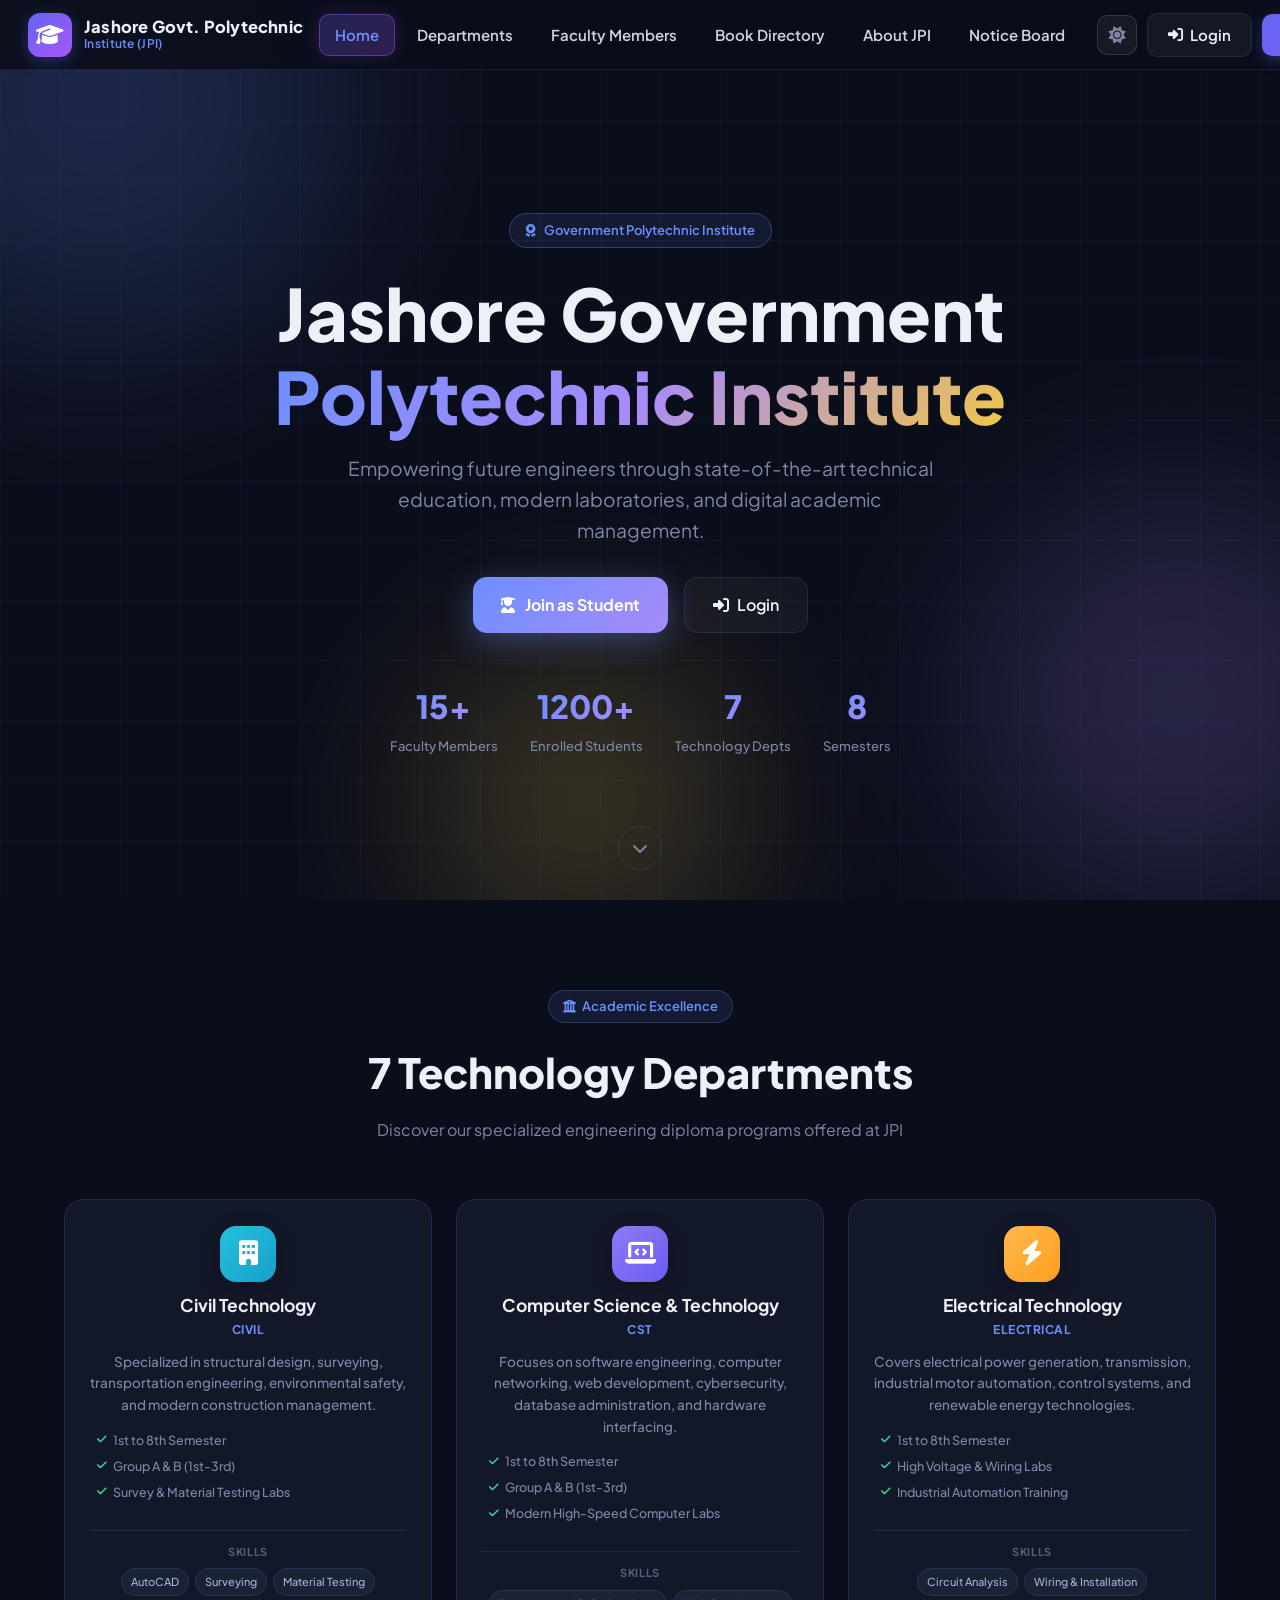
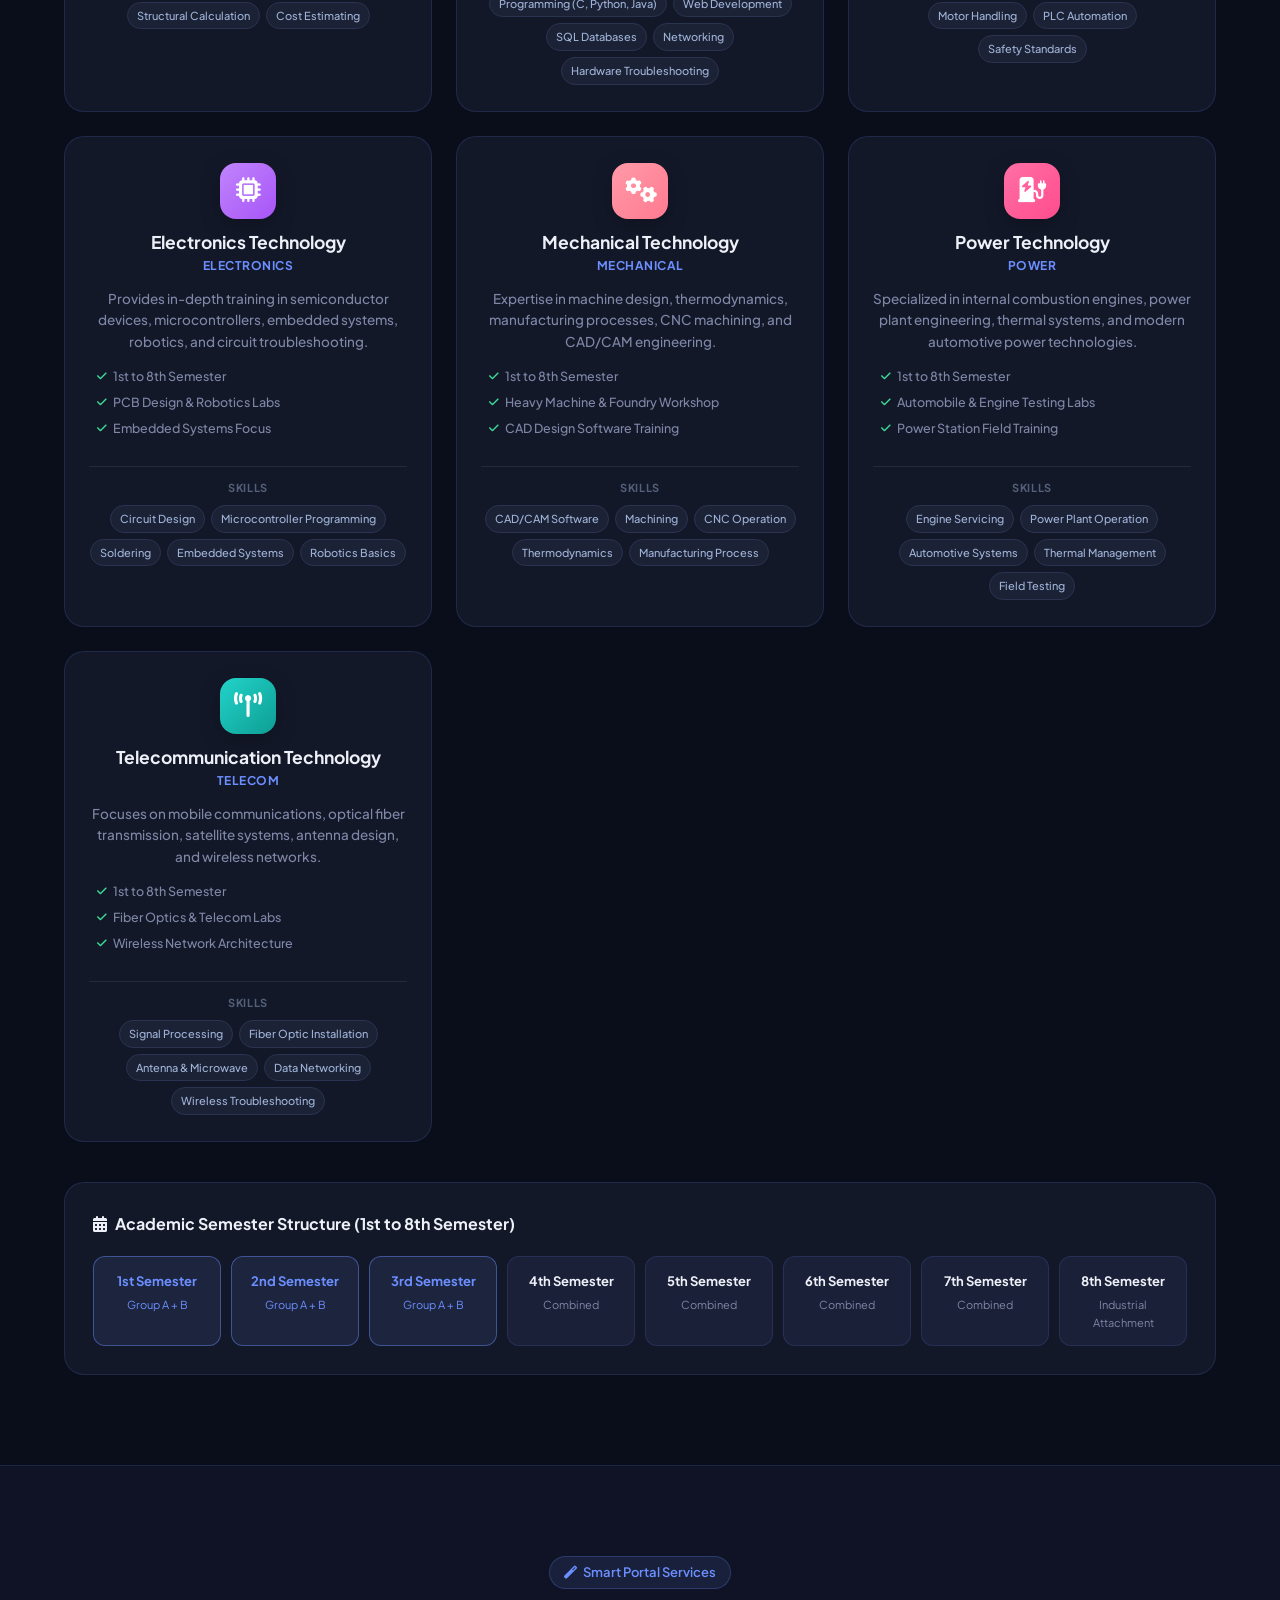
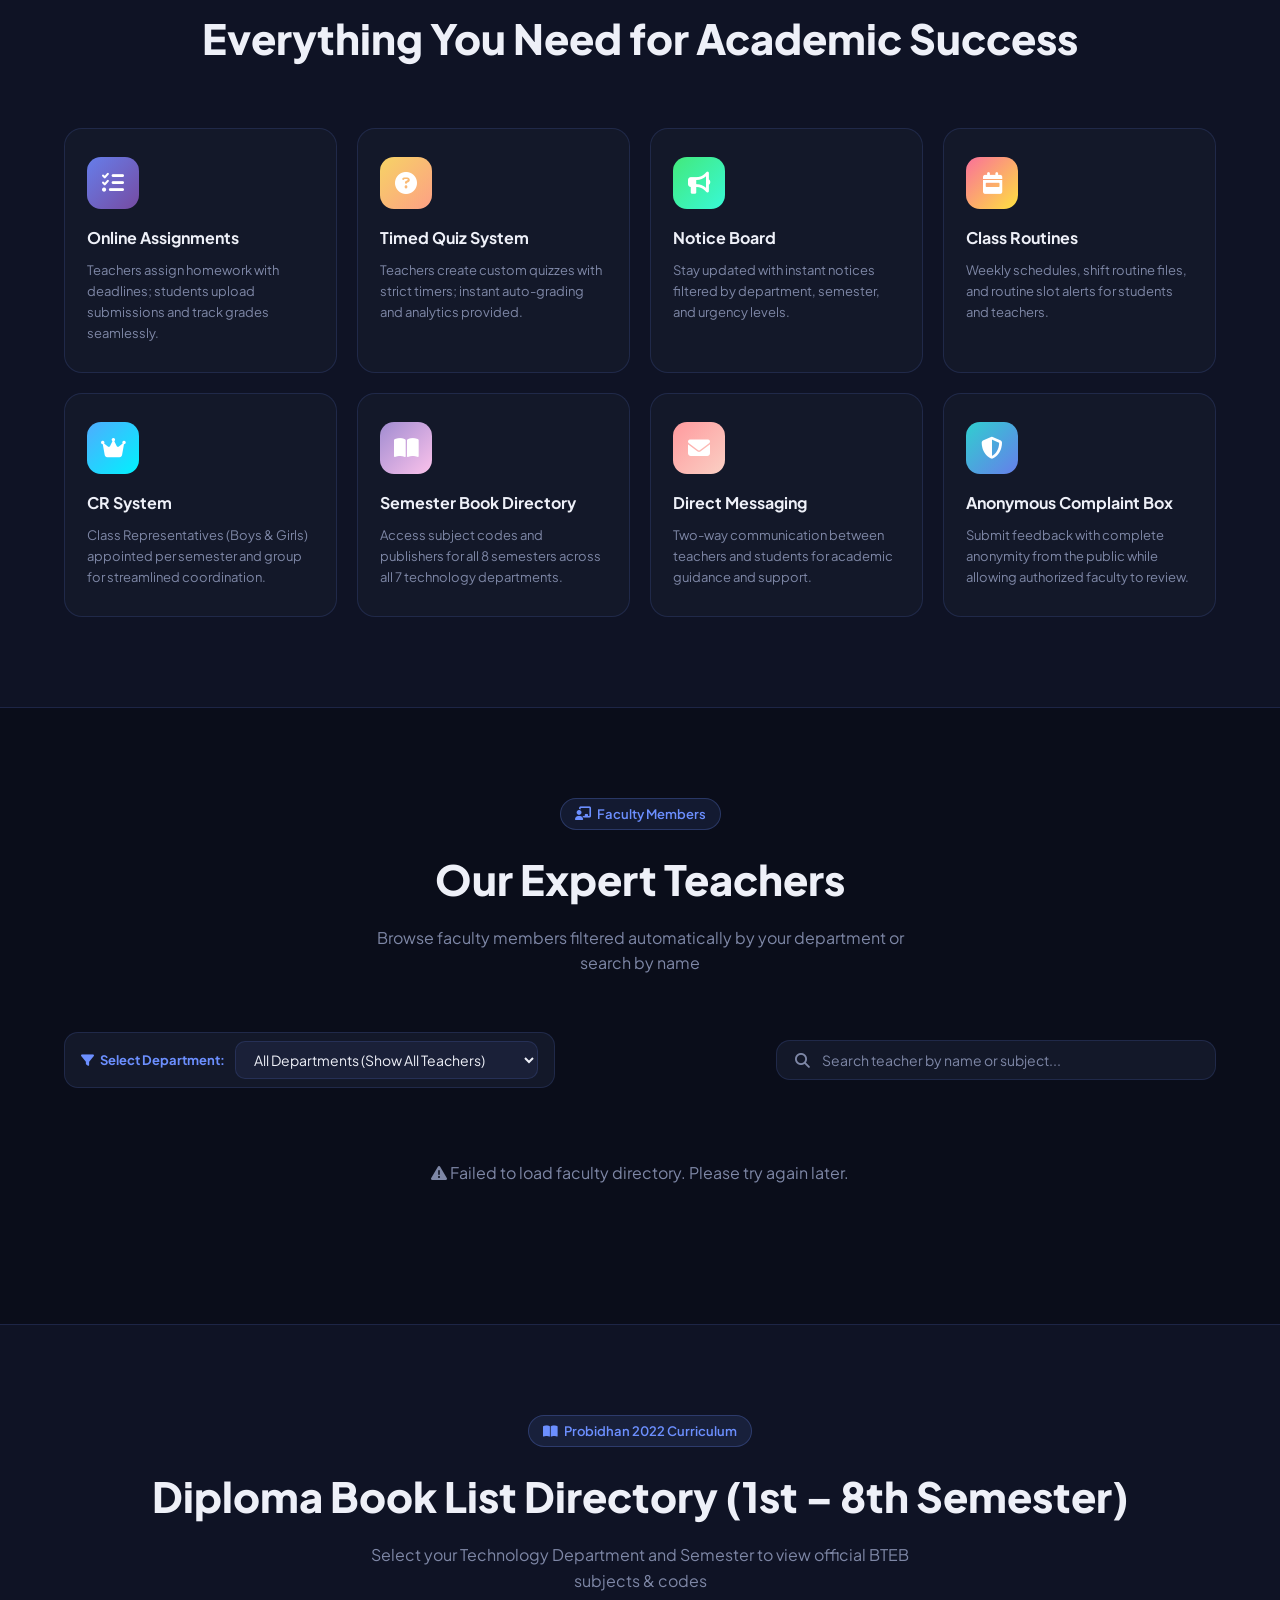
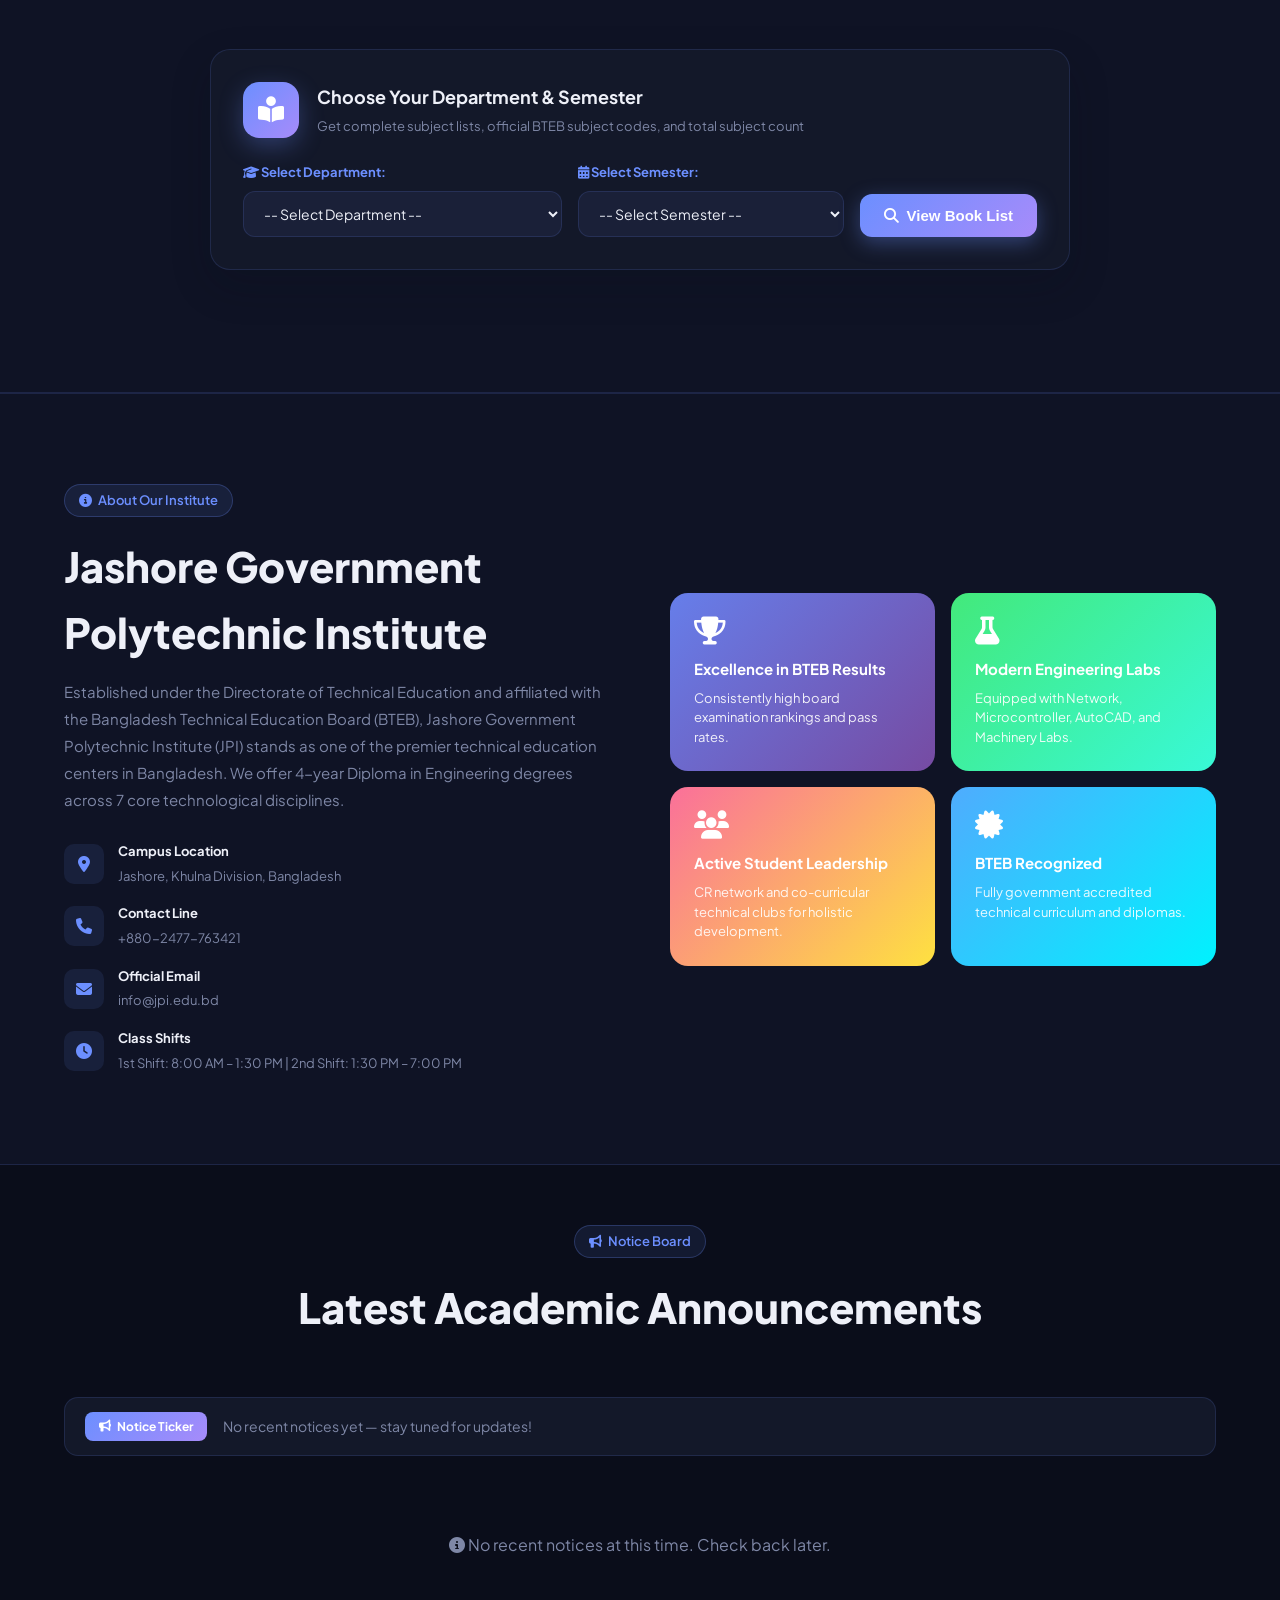
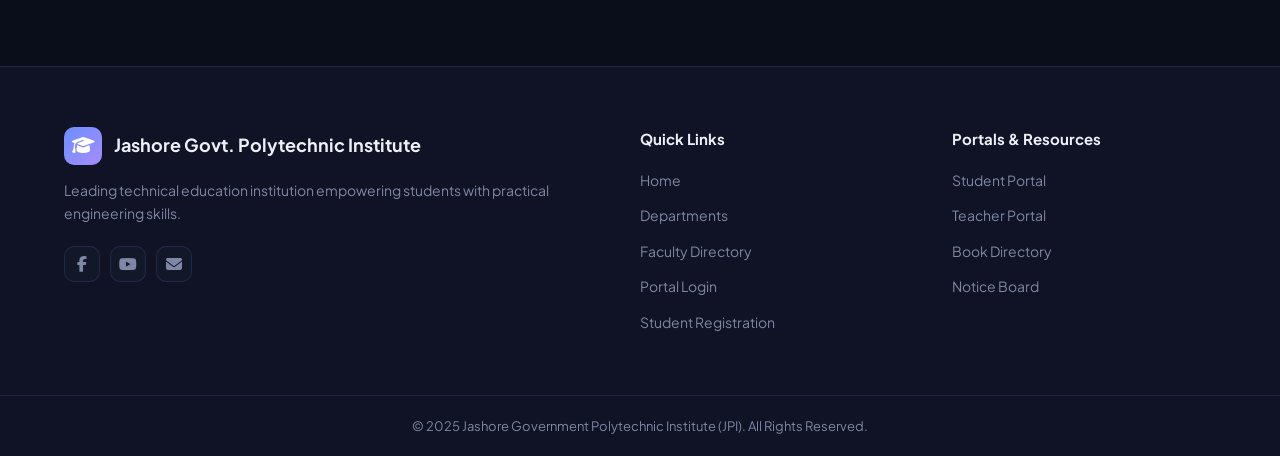
<file: frontend/index.html>
<!DOCTYPE html>
<html lang="en">
<head>
  <meta charset="UTF-8">
  <meta name="viewport" content="width=device-width, initial-scale=1.0">
  <title>Jashore Government Polytechnic Institute (JPI) — Official Portal</title>
  <meta name="description" content="Jashore Government Polytechnic Institute (JPI) — Academic Portal, Departments, Faculty Directory, Routine & Student Services">
  <link rel="stylesheet" href="https://cdnjs.cloudflare.com/ajax/libs/font-awesome/6.4.0/css/all.min.css">
  <link href="https://fonts.googleapis.com/css2?family=Plus+Jakarta+Sans:wght@300;400;500;600;700;800&family=Outfit:wght@400;500;600;700;800&display=swap" rel="stylesheet">
  <link rel="stylesheet" href="css/public.css">
  <script src="js/theme.js"></script>
</head>
<body>

<!-- ============ NAVBAR ============ -->
<nav class="navbar" id="navbar">
  <div class="nav-container">
    <a href="index.html" class="nav-brand" style="text-decoration:none">
      <div class="nav-logo">
        <i class="fas fa-graduation-cap"></i>
      </div>
      <div class="nav-title">
        <span class="college-name">Jashore Govt. Polytechnic</span>
        <span class="college-sub">Institute (JPI)</span>
      </div>
    </a>

    <div class="nav-links-center" id="navLinksCenter">
      <a href="#home" class="nav-link active" onclick="scrollToSection('home',event)">Home</a>
      <a href="#departments" class="nav-link" onclick="scrollToSection('departments',event)">Departments</a>
      <a href="#teachers" class="nav-link" onclick="scrollToSection('teachers',event)">Faculty Members</a>
      <a href="#books-directory" class="nav-link" onclick="scrollToSection('books-directory',event)">Book Directory</a>
      <a href="#about" class="nav-link" onclick="scrollToSection('about',event)">About JPI</a>
      <a href="#notices-public" class="nav-link" onclick="scrollToSection('notices-public',event)">Notice Board</a>
    </div>

    <div class="nav-actions">
      <button class="theme-btn" onclick="toggleTheme()" title="Toggle Theme">
        <i class="fas fa-moon" id="themeIcon"></i>
      </button>
      <a href="loginpage1.html" class="btn-login">
        <i class="fas fa-sign-in-alt"></i> Login
      </a>
      <a href="student-register.html" class="btn-register">
        <i class="fas fa-user-plus"></i> Register
      </a>
      <button class="hamburger" id="hamburger" onclick="toggleMobileMenu()">
        <span></span><span></span><span></span>
      </button>
    </div>
  </div>

  <!-- Mobile Menu -->
  <div class="mobile-menu" id="mobileMenu">
    <a href="#home" onclick="scrollToSection('home',event);toggleMobileMenu()"><i class="fas fa-home"></i> Home</a>
    <a href="#departments" onclick="scrollToSection('departments',event);toggleMobileMenu()"><i class="fas fa-building"></i> Departments</a>
    <a href="#teachers" onclick="scrollToSection('teachers',event);toggleMobileMenu()"><i class="fas fa-chalkboard-teacher"></i> Faculty Directory</a>
    <a href="#books-directory" onclick="scrollToSection('books-directory',event);toggleMobileMenu()"><i class="fas fa-book"></i> Book Directory</a>
    <a href="#about" onclick="scrollToSection('about',event);toggleMobileMenu()"><i class="fas fa-info-circle"></i> About JPI</a>
    <a href="loginpage1.html"><i class="fas fa-sign-in-alt"></i> Login</a>
    <a href="student-register.html"><i class="fas fa-user-plus"></i> Registration</a>
  </div>
</nav>

<!-- ============ HERO SECTION ============ -->
<section class="hero" id="home">
  <div class="hero-bg">
    <div class="hero-blob blob1"></div>
    <div class="hero-blob blob2"></div>
    <div class="hero-blob blob3"></div>
    <div class="hero-grid"></div>
  </div>
  <div class="hero-content">
    <div class="hero-badge">
      <i class="fas fa-award"></i> Government Polytechnic Institute
    </div>
    <h1 class="hero-title">
      Jashore Government <br>
      <span class="gradient-text">Polytechnic Institute</span>
    </h1>
    <p class="hero-subtitle">
      Empowering future engineers through state-of-the-art technical education, modern laboratories, and digital academic management.
    </p>
    <div class="hero-actions">
      <a href="loginpage1.html?role=student" class="btn-primary">
        <i class="fas fa-user-graduate"></i> Join as Student
      </a>
      <a href="loginpage1.html" class="btn-secondary">
        <i class="fas fa-sign-in-alt"></i> Login
      </a>
    </div>
    <div class="hero-stats" id="heroStats">
      <div class="hero-stat">
        <div class="stat-num" id="statTeachers">15+</div>
        <div class="stat-label">Faculty Members</div>
      </div>
      <div class="hero-stat">
        <div class="stat-num" id="statStudents">1200+</div>
        <div class="stat-label">Enrolled Students</div>
      </div>
      <div class="hero-stat">
        <div class="stat-num">7</div>
        <div class="stat-label">Technology Depts</div>
      </div>
      <div class="hero-stat">
        <div class="stat-num">8</div>
        <div class="stat-label">Semesters</div>
      </div>
    </div>
  </div>
  <div class="hero-scroll">
    <div class="scroll-indicator" onclick="scrollToSection('departments',event)">
      <i class="fas fa-chevron-down"></i>
    </div>
  </div>
</section>

<!-- ============ DEPARTMENTS SECTION ============ -->
<section class="section" id="departments">
  <div class="container">
    <div class="section-header">
      <div class="section-badge"><i class="fas fa-university"></i> Academic Excellence</div>
      <h2 class="section-title">7 Technology Departments</h2>
      <p class="section-subtitle">Discover our specialized engineering diploma programs offered at JPI</p>
    </div>

    <div class="dept-grid">
      <!-- 1. Civil Technology -->
      <div class="dept-card" data-dept="civil">
        <div class="dept-header">
          <div class="dept-icon" style="background: linear-gradient(135deg, #22c1dc, #1a9fc9);">
            <i class="fas fa-building"></i>
          </div>
          <div class="dept-title-group">
            <h3>Civil Technology</h3>
            <p class="dept-abbr">CIVIL</p>
          </div>
        </div>
        <div class="dept-info">
          <p class="dept-desc">Specialized in structural design, surveying, transportation engineering, environmental safety, and modern construction management.</p>
          <div class="dept-features">
            <span><i class="fas fa-check"></i> 1st to 8th Semester</span>
            <span><i class="fas fa-check"></i> Group A &amp; B (1st-3rd)</span>
            <span><i class="fas fa-check"></i> Survey &amp; Material Testing Labs</span>
          </div>
          <div class="skills-label">Skills</div>
          <div class="dept-skill-tags">
            <span>AutoCAD</span><span>Surveying</span><span>Material Testing</span><span>Structural Calculation</span><span>Cost Estimating</span>
          </div>
        </div>
      </div>

      <!-- 2. Computer Technology -->
      <div class="dept-card" data-dept="computer">
        <div class="dept-header">
          <div class="dept-icon" style="background: linear-gradient(135deg, #8b7cf6, #6a5cf0);">
            <i class="fas fa-laptop-code"></i>
          </div>
          <div class="dept-title-group">
            <h3>Computer Science &amp; Technology</h3>
            <p class="dept-abbr">CST</p>
          </div>
        </div>
        <div class="dept-info">
          <p class="dept-desc">Focuses on software engineering, computer networking, web development, cybersecurity, database administration, and hardware interfacing.</p>
          <div class="dept-features">
            <span><i class="fas fa-check"></i> 1st to 8th Semester</span>
            <span><i class="fas fa-check"></i> Group A &amp; B (1st-3rd)</span>
            <span><i class="fas fa-check"></i> Modern High-Speed Computer Labs</span>
          </div>
          <div class="skills-label">Skills</div>
          <div class="dept-skill-tags">
            <span>Programming (C, Python, Java)</span><span>Web Development</span><span>SQL Databases</span><span>Networking</span><span>Hardware Troubleshooting</span>
          </div>
        </div>
      </div>

      <!-- 3. Electrical Technology -->
      <div class="dept-card" data-dept="electrical">
        <div class="dept-header">
          <div class="dept-icon" style="background: linear-gradient(135deg, #ffb84d, #ff9f1c);">
            <i class="fas fa-bolt"></i>
          </div>
          <div class="dept-title-group">
            <h3>Electrical Technology</h3>
            <p class="dept-abbr">ELECTRICAL</p>
          </div>
        </div>
        <div class="dept-info">
          <p class="dept-desc">Covers electrical power generation, transmission, industrial motor automation, control systems, and renewable energy technologies.</p>
          <div class="dept-features">
            <span><i class="fas fa-check"></i> 1st to 8th Semester</span>
            <span><i class="fas fa-check"></i> High Voltage &amp; Wiring Labs</span>
            <span><i class="fas fa-check"></i> Industrial Automation Training</span>
          </div>
          <div class="skills-label">Skills</div>
          <div class="dept-skill-tags">
            <span>Circuit Analysis</span><span>Wiring &amp; Installation</span><span>Motor Handling</span><span>PLC Automation</span><span>Safety Standards</span>
          </div>
        </div>
      </div>

      <!-- 4. Electronics Technology -->
      <div class="dept-card" data-dept="electronics">
        <div class="dept-header">
          <div class="dept-icon" style="background: linear-gradient(135deg, #c084fc, #a855f7);">
            <i class="fas fa-microchip"></i>
          </div>
          <div class="dept-title-group">
            <h3>Electronics Technology</h3>
            <p class="dept-abbr">ELECTRONICS</p>
          </div>
        </div>
        <div class="dept-info">
          <p class="dept-desc">Provides in-depth training in semiconductor devices, microcontrollers, embedded systems, robotics, and circuit troubleshooting.</p>
          <div class="dept-features">
            <span><i class="fas fa-check"></i> 1st to 8th Semester</span>
            <span><i class="fas fa-check"></i> PCB Design &amp; Robotics Labs</span>
            <span><i class="fas fa-check"></i> Embedded Systems Focus</span>
          </div>
          <div class="skills-label">Skills</div>
          <div class="dept-skill-tags">
            <span>Circuit Design</span><span>Microcontroller Programming</span><span>Soldering</span><span>Embedded Systems</span><span>Robotics Basics</span>
          </div>
        </div>
      </div>

      <!-- 5. Mechanical Technology -->
      <div class="dept-card" data-dept="mechanical">
        <div class="dept-header">
          <div class="dept-icon" style="background: linear-gradient(135deg, #ff9aa8, #ff7a90);">
            <i class="fas fa-cogs"></i>
          </div>
          <div class="dept-title-group">
            <h3>Mechanical Technology</h3>
            <p class="dept-abbr">MECHANICAL</p>
          </div>
        </div>
        <div class="dept-info">
          <p class="dept-desc">Expertise in machine design, thermodynamics, manufacturing processes, CNC machining, and CAD/CAM engineering.</p>
          <div class="dept-features">
            <span><i class="fas fa-check"></i> 1st to 8th Semester</span>
            <span><i class="fas fa-check"></i> Heavy Machine &amp; Foundry Workshop</span>
            <span><i class="fas fa-check"></i> CAD Design Software Training</span>
          </div>
          <div class="skills-label">Skills</div>
          <div class="dept-skill-tags">
            <span>CAD/CAM Software</span><span>Machining</span><span>CNC Operation</span><span>Thermodynamics</span><span>Manufacturing Process</span>
          </div>
        </div>
      </div>

      <!-- 6. Power Technology -->
      <div class="dept-card" data-dept="power">
        <div class="dept-header">
          <div class="dept-icon" style="background: linear-gradient(135deg, #ff6fa5, #ff4d8d);">
            <i class="fas fa-charging-station"></i>
          </div>
          <div class="dept-title-group">
            <h3>Power Technology</h3>
            <p class="dept-abbr">POWER</p>
          </div>
        </div>
        <div class="dept-info">
          <p class="dept-desc">Specialized in internal combustion engines, power plant engineering, thermal systems, and modern automotive power technologies.</p>
          <div class="dept-features">
            <span><i class="fas fa-check"></i> 1st to 8th Semester</span>
            <span><i class="fas fa-check"></i> Automobile &amp; Engine Testing Labs</span>
            <span><i class="fas fa-check"></i> Power Station Field Training</span>
          </div>
          <div class="skills-label">Skills</div>
          <div class="dept-skill-tags">
            <span>Engine Servicing</span><span>Power Plant Operation</span><span>Automotive Systems</span><span>Thermal Management</span><span>Field Testing</span>
          </div>
        </div>
      </div>

      <!-- 7. Telecommunication Technology -->
      <div class="dept-card" data-dept="telecom">
        <div class="dept-header">
          <div class="dept-icon" style="background: linear-gradient(135deg, #22d3c9, #0e9e94);">
            <i class="fas fa-broadcast-tower"></i>
          </div>
          <div class="dept-title-group">
            <h3>Telecommunication Technology</h3>
            <p class="dept-abbr">TELECOM</p>
          </div>
        </div>
        <div class="dept-info">
          <p class="dept-desc">Focuses on mobile communications, optical fiber transmission, satellite systems, antenna design, and wireless networks.</p>
          <div class="dept-features">
            <span><i class="fas fa-check"></i> 1st to 8th Semester</span>
            <span><i class="fas fa-check"></i> Fiber Optics &amp; Telecom Labs</span>
            <span><i class="fas fa-check"></i> Wireless Network Architecture</span>
          </div>
          <div class="skills-label">Skills</div>
          <div class="dept-skill-tags">
            <span>Signal Processing</span><span>Fiber Optic Installation</span><span>Antenna &amp; Microwave</span><span>Data Networking</span><span>Wireless Troubleshooting</span>
          </div>
        </div>
      </div>
    </div>

    <!-- Semester Structure -->
    <div class="semester-info">
      <h3><i class="fas fa-calendar-alt"></i> Academic Semester Structure (1st to 8th Semester)</h3>
      <div class="sem-grid">
        <div class="sem-item active-sem">
          <span class="sem-num">1st Semester</span>
          <span class="sem-tag">Group A + B</span>
        </div>
        <div class="sem-item active-sem">
          <span class="sem-num">2nd Semester</span>
          <span class="sem-tag">Group A + B</span>
        </div>
        <div class="sem-item active-sem">
          <span class="sem-num">3rd Semester</span>
          <span class="sem-tag">Group A + B</span>
        </div>
        <div class="sem-item">
          <span class="sem-num">4th Semester</span>
          <span class="sem-tag">Combined</span>
        </div>
        <div class="sem-item">
          <span class="sem-num">5th Semester</span>
          <span class="sem-tag">Combined</span>
        </div>
        <div class="sem-item">
          <span class="sem-num">6th Semester</span>
          <span class="sem-tag">Combined</span>
        </div>
        <div class="sem-item">
          <span class="sem-num">7th Semester</span>
          <span class="sem-tag">Combined</span>
        </div>
        <div class="sem-item">
          <span class="sem-num">8th Semester</span>
          <span class="sem-tag">Industrial Attachment</span>
        </div>
      </div>
    </div>
  </div>
</section>

<!-- ============ FEATURES SECTION ============ -->
<section class="features-section">
  <div class="container">
    <div class="section-header">
      <div class="section-badge"><i class="fas fa-magic"></i> Smart Portal Services</div>
      <h2 class="section-title">Everything You Need for Academic Success</h2>
    </div>
    <div class="features-grid">
      <div class="feature-card">
        <div class="feature-icon" style="background: linear-gradient(135deg,#667eea,#764ba2);">
          <i class="fas fa-tasks"></i>
        </div>
        <h4>Online Assignments</h4>
        <p>Teachers assign homework with deadlines; students upload submissions and track grades seamlessly.</p>
      </div>
      <div class="feature-card">
        <div class="feature-icon" style="background: linear-gradient(135deg,#f6d365,#fda085);">
          <i class="fas fa-question-circle"></i>
        </div>
        <h4>Timed Quiz System</h4>
        <p>Teachers create custom quizzes with strict timers; instant auto-grading and analytics provided.</p>
      </div>
      <div class="feature-card">
        <div class="feature-icon" style="background: linear-gradient(135deg,#43e97b,#38f9d7);">
          <i class="fas fa-bullhorn"></i>
        </div>
        <h4>Notice Board</h4>
        <p>Stay updated with instant notices filtered by department, semester, and urgency levels.</p>
      </div>
      <div class="feature-card">
        <div class="feature-icon" style="background: linear-gradient(135deg,#fa709a,#fee140);">
          <i class="fas fa-calendar-week"></i>
        </div>
        <h4>Class Routines</h4>
        <p>Weekly schedules, shift routine files, and routine slot alerts for students and teachers.</p>
      </div>
      <div class="feature-card">
        <div class="feature-icon" style="background: linear-gradient(135deg,#4facfe,#00f2fe);">
          <i class="fas fa-crown"></i>
        </div>
        <h4>CR System</h4>
        <p>Class Representatives (Boys &amp; Girls) appointed per semester and group for streamlined coordination.</p>
      </div>
      <div class="feature-card">
        <div class="feature-icon" style="background: linear-gradient(135deg,#a18cd1,#fbc2eb);">
          <i class="fas fa-book-open"></i>
        </div>
        <h4>Semester Book Directory</h4>
        <p>Access subject codes and publishers for all 8 semesters across all 7 technology departments.</p>
      </div>
      <div class="feature-card">
        <div class="feature-icon" style="background: linear-gradient(135deg,#ff9a9e,#fad0c4);">
          <i class="fas fa-envelope"></i>
        </div>
        <h4>Direct Messaging</h4>
        <p>Two-way communication between teachers and students for academic guidance and support.</p>
      </div>
      <div class="feature-card">
        <div class="feature-icon" style="background: linear-gradient(135deg,#30cfd0,#667eea);">
          <i class="fas fa-shield-alt"></i>
        </div>
        <h4>Anonymous Complaint Box</h4>
        <p>Submit feedback with complete anonymity from the public while allowing authorized faculty to review.</p>
      </div>
    </div>
  </div>
</section>

<!-- ============ TEACHERS SECTION ============ -->
<section class="section" id="teachers">
  <div class="container">
    <div class="section-header">
      <div class="section-badge"><i class="fas fa-chalkboard-teacher"></i> Faculty Members</div>
      <h2 class="section-title">Our Expert Teachers</h2>
      <p class="section-subtitle">Browse faculty members filtered automatically by your department or search by name</p>
    </div>

    <!-- Filter Bar -->
    <div class="teacher-filter-wrapper">
      <div class="filter-group">
        <label for="teacherDeptFilter"><i class="fas fa-filter"></i> Select Department:</label>
        <select id="teacherDeptFilter" class="dept-select-input" onchange="onDeptFilterChange(this.value)">
          <option value="All">All Departments (Show All Teachers)</option>
          <option value="Computer Science & Technology">Computer Science &amp; Technology (CST)</option>
          <option value="Civil Technology">Civil Technology</option>
          <option value="Electrical Technology">Electrical Technology</option>
          <option value="Electronics Technology">Electronics Technology</option>
          <option value="Mechanical Technology">Mechanical Technology</option>
          <option value="Power Technology">Power Technology</option>
          <option value="Telecommunication Technology">Telecommunication Technology</option>
        </select>
      </div>

      <div class="teacher-search-bar">
        <i class="fas fa-search"></i>
        <input type="text" id="teacherSearch" placeholder="Search teacher by name or subject..." oninput="filterTeachers()">
      </div>
    </div>

    <!-- Active Filter Info Banner -->
    <div id="activeDeptBanner" class="active-dept-banner" style="display: none;">
      <span><i class="fas fa-info-circle"></i> Showing teachers for: <strong id="activeDeptName">Computer Science &amp; Technology</strong></span>
      <button onclick="resetDeptFilter()" class="reset-filter-btn"><i class="fas fa-times"></i> Show All Teachers</button>
    </div>

    <div class="teachers-grid" id="teachersGrid">
      <div class="loading-teachers">
        <div class="spinner"></div>
        <p>Loading faculty directory...</p>
      </div>
    </div>
  </div>
</section>

<!-- ============ PUBLIC SEMESTER BOOKS DIRECTORY ============ -->
<section class="section" id="books-directory" style="background: var(--bg2); border-top: 1px solid var(--border); border-bottom: 1px solid var(--border);">
  <div class="container">
    <div class="section-header">
      <div class="section-badge"><i class="fas fa-book-open"></i> Probidhan 2022 Curriculum</div>
      <h2 class="section-title">Diploma Book List Directory (1st – 8th Semester)</h2>
      <p class="section-subtitle">Select your Technology Department and Semester to view official BTEB subjects &amp; codes</p>
    </div>

    <!-- Selection Box (Initial State) -->
    <div class="book-selection-card">
      <div class="selection-card-header">
        <div class="selection-icon">
          <i class="fas fa-book-reader"></i>
        </div>
        <div>
          <h3>Choose Your Department &amp; Semester</h3>
          <p>Get complete subject lists, official BTEB subject codes, and total subject count</p>
        </div>
      </div>

      <div class="book-filter-form">
        <div class="form-group-item">
          <label for="publicBookDeptFilter"><i class="fas fa-graduation-cap"></i> Select Department:</label>
          <select id="publicBookDeptFilter" class="custom-select-box">
            <option value="" selected disabled>-- Select Department --</option>
            <option value="Computer Science & Technology">Computer Science &amp; Technology (CST)</option>
            <option value="Civil Technology">Civil Technology</option>
            <option value="Electrical Technology">Electrical Technology</option>
            <option value="Electronics Technology">Electronics Technology</option>
            <option value="Mechanical Technology">Mechanical Technology</option>
            <option value="Power Technology">Power Technology</option>
            <option value="Telecommunication Technology">Telecommunication Technology</option>
          </select>
        </div>

        <div class="form-group-item">
          <label for="publicBookSemFilter"><i class="fas fa-calendar-alt"></i> Select Semester:</label>
          <select id="publicBookSemFilter" class="custom-select-box">
            <option value="" selected disabled>-- Select Semester --</option>
            <option value="1st Semester">1st Semester</option>
            <option value="2nd Semester">2nd Semester</option>
            <option value="3rd Semester">3rd Semester</option>
            <option value="4th Semester">4th Semester</option>
            <option value="5th Semester">5th Semester</option>
            <option value="6th Semester">6th Semester</option>
            <option value="7th Semester">7th Semester</option>
            <option value="8th Semester">8th Semester</option>
          </select>
        </div>

        <div class="form-group-item btn-group-item">
          <button onclick="showPublicBookList()" class="btn-primary-fetch">
            <i class="fas fa-search"></i> View Book List
          </button>
        </div>
      </div>
    </div>

    <!-- Results Display Container (Initially empty/hidden until user selects) -->
    <div id="bookResultsContainer" class="book-results-wrapper" style="display: none;">
      <!-- Dynamic Summary Banner & Table injected by JS -->
    </div>
  </div>
</section>

<!-- ============ ABOUT SECTION ============ -->
<section class="about-section" id="about">
  <div class="container">
    <div class="about-grid">
      <div class="about-content">
        <div class="section-badge"><i class="fas fa-info-circle"></i> About Our Institute</div>
        <h2 class="section-title">Jashore Government Polytechnic Institute</h2>
        <p class="about-desc">
          Established under the Directorate of Technical Education and affiliated with the Bangladesh Technical Education Board (BTEB),
          Jashore Government Polytechnic Institute (JPI) stands as one of the premier technical education centers in Bangladesh.
          We offer 4-year Diploma in Engineering degrees across 7 core technological disciplines.
        </p>
        <div class="about-highlights">
          <div class="highlight-item">
            <i class="fas fa-map-marker-alt"></i>
            <div>
              <strong>Campus Location</strong>
              <span>Jashore, Khulna Division, Bangladesh</span>
            </div>
          </div>
          <div class="highlight-item">
            <i class="fas fa-phone"></i>
            <div>
              <strong>Contact Line</strong>
              <span>+880-2477-763421</span>
            </div>
          </div>
          <div class="highlight-item">
            <i class="fas fa-envelope"></i>
            <div>
              <strong>Official Email</strong>
              <span>info@jpi.edu.bd</span>
            </div>
          </div>
          <div class="highlight-item">
            <i class="fas fa-clock"></i>
            <div>
              <strong>Class Shifts</strong>
              <span>1st Shift: 8:00 AM – 1:30 PM | 2nd Shift: 1:30 PM – 7:00 PM</span>
            </div>
          </div>
        </div>
      </div>
      <div class="about-cards">
        <div class="about-card" style="background: linear-gradient(135deg,#667eea,#764ba2);">
          <i class="fas fa-trophy"></i>
          <h4>Excellence in BTEB Results</h4>
          <p>Consistently high board examination rankings and pass rates.</p>
        </div>
        <div class="about-card" style="background: linear-gradient(135deg,#43e97b,#38f9d7);">
          <i class="fas fa-flask"></i>
          <h4>Modern Engineering Labs</h4>
          <p>Equipped with Network, Microcontroller, AutoCAD, and Machinery Labs.</p>
        </div>
        <div class="about-card" style="background: linear-gradient(135deg,#fa709a,#fee140);">
          <i class="fas fa-users"></i>
          <h4>Active Student Leadership</h4>
          <p>CR network and co-curricular technical clubs for holistic development.</p>
        </div>
        <div class="about-card" style="background: linear-gradient(135deg,#4facfe,#00f2fe);">
          <i class="fas fa-certificate"></i>
          <h4>BTEB Recognized</h4>
          <p>Fully government accredited technical curriculum and diplomas.</p>
        </div>
      </div>
    </div>
  </div>
</section>

<!-- ============ NOTICES PUBLIC ============ -->
<section class="notices-section" id="notices-public">
  <div class="container">
    <div class="section-header">
      <div class="section-badge"><i class="fas fa-bullhorn"></i> Notice Board</div>
      <h2 class="section-title">Latest Academic Announcements</h2>
    </div>
    <div class="notices-ticker" id="noticesTicker">
      <div class="ticker-label"><i class="fas fa-bullhorn"></i> Notice Ticker</div>
      <div class="ticker-track" id="tickerTrack">
        <span>No recent notices yet — stay tuned for updates!</span>
      </div>
    </div>
    <div class="notices-grid" id="publicNoticesGrid">
      <div class="no-teachers" style="grid-column:1/-1">
        <p><i class="fas fa-info-circle"></i> No recent notices at this time. Check back later.</p>
      </div>
    </div>
  </div>
</section>

<!-- ============ FOOTER ============ -->
<footer class="footer">
  <div class="footer-main">
    <div class="container">
      <div class="footer-grid">
        <div class="footer-brand">
          <div class="footer-logo">
            <i class="fas fa-graduation-cap"></i>
            <span>Jashore Govt. Polytechnic Institute</span>
          </div>
          <p>Leading technical education institution empowering students with practical engineering skills.</p>
          <div class="footer-social">
            <a href="#" title="Facebook"><i class="fab fa-facebook-f"></i></a>
            <a href="#" title="YouTube"><i class="fab fa-youtube"></i></a>
            <a href="#" title="Email"><i class="fas fa-envelope"></i></a>
          </div>
        </div>
        <div class="footer-links">
          <h4>Quick Links</h4>
          <ul>
            <li><a href="#home">Home</a></li>
            <li><a href="#departments">Departments</a></li>
            <li><a href="#teachers">Faculty Directory</a></li>
            <li><a href="loginpage1.html">Portal Login</a></li>
            <li><a href="student-register.html">Student Registration</a></li>
          </ul>
        </div>
        <div class="footer-links">
          <h4>Portals &amp; Resources</h4>
          <ul>
            <li><a href="loginpage1.html">Student Portal</a></li>
            <li><a href="loginpage1.html">Teacher Portal</a></li>
            <li><a href="#books-directory">Book Directory</a></li>
            <li><a href="#notices-public">Notice Board</a></li>
          </ul>
        </div>
      </div>
    </div>
  </div>
  <div class="footer-bottom">
    <div class="container">
      <p>&copy; 2025 Jashore Government Polytechnic Institute (JPI). All Rights Reserved.</p>
    </div>
  </div>
</footer>

<script src="js/public.js?v=5.0"></script>
</body>
</html>
</file>
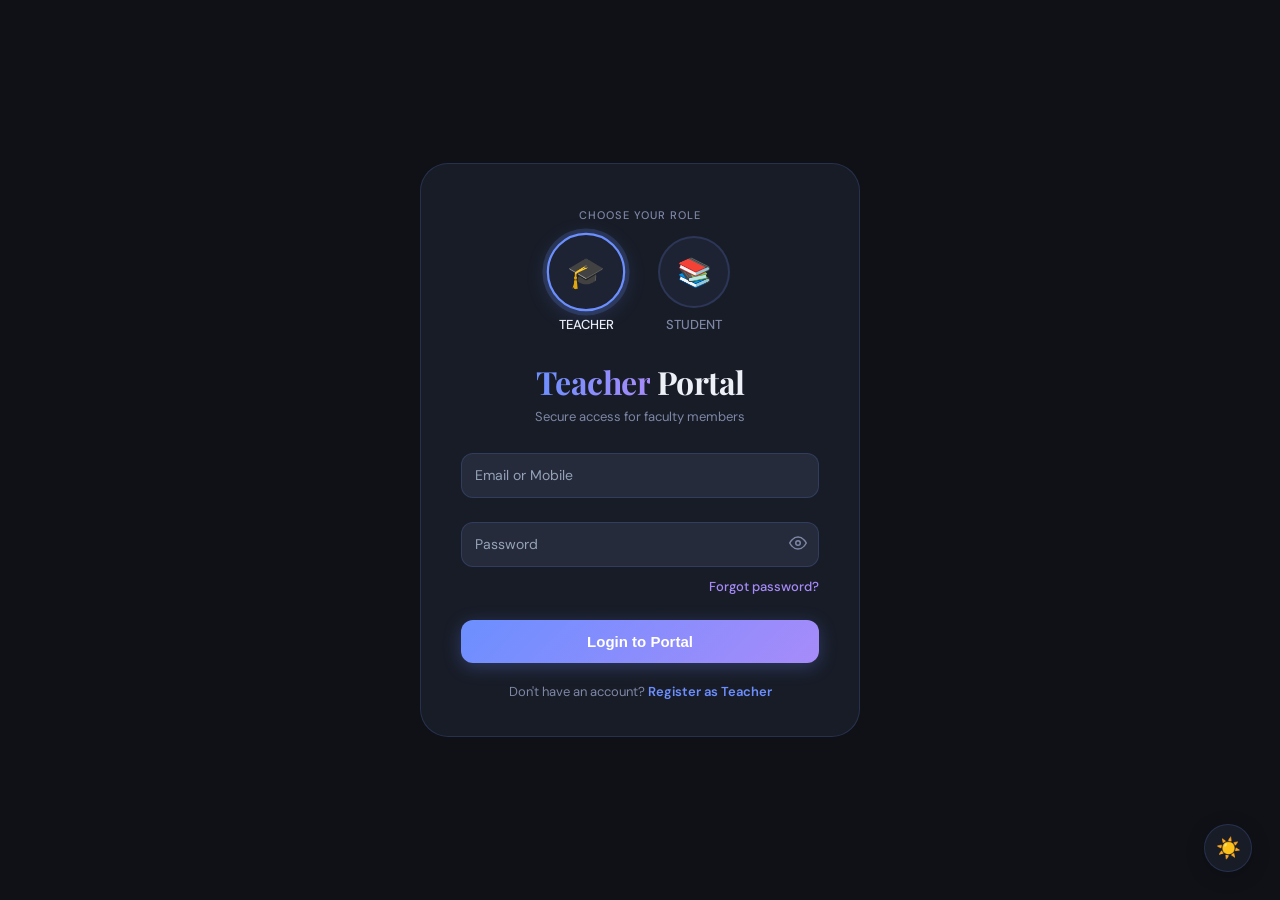
<file: frontend/dashboard.html>
<!DOCTYPE html>
<html lang="bn">

<head>
  <meta charset="UTF-8">
  <meta name="viewport" content="width=device-width, initial-scale=1.0">
  <title>Student Dashboard — College Management</title>
  <link rel="stylesheet" href="https://cdnjs.cloudflare.com/ajax/libs/font-awesome/6.4.0/css/all.min.css">
  <link
    href="https://fonts.googleapis.com/css2?family=Playfair+Display:wght@700&family=DM+Sans:wght@400;500;700&family=Hind+Siliguri:wght@400;500;600;700&display=swap"
    rel="stylesheet">
  <link rel="stylesheet" href="css/style.css?v=6.0">
  <link rel="stylesheet" href="css/teacher-dashboard.css?v=6.0">
  <script src="js/theme.js"></script>
  <style>
    /* ── Dark Mode: form inputs ── */
    html[data-theme="dark"] select option {
      background-color: #1a1d2e;
      color: #ffffff;
    }
    html[data-theme="dark"] select,
    html[data-theme="dark"] input,
    html[data-theme="dark"] textarea {
      color: #ffffff !important;
    }
    html[data-theme="dark"] ::placeholder {
      color: rgba(255,255,255,0.55) !important;
      opacity: 1 !important;
    }
    html[data-theme="dark"] #sendMsgModal select,
    html[data-theme="dark"] #sendMsgModal input,
    html[data-theme="dark"] #sendMsgModal textarea {
      background: #23283a !important;
      border: 1px solid rgba(255,255,255,0.25) !important;
      color: #ffffff !important;
    }

    /* ── Light Mode: Specified White Theme Color Palette ── */
    html[data-theme="light"] {
      --bg:             #FFFFFF;
      --bg-sec:         #F9FAFB;
      --text:           #111827;
      --text-heading:   #111827;
      --text-body:      #374151;
      --muted:          #6B7280;
      --placeholder:    #B0B0B0;
      --card:           #FFFFFF;
      --card-bg:        #FFFFFF;
      --border:         #E5E7EB;
      --border-light:   #E5E7EB;
      --divider:        #D1D5DB;
      --input-bg:       #F9FAFB;
      --btn-primary:    #2563EB;
      --btn-hover:      #1D4ED8;
      --btn-cta:        #10B981;
      --success:        #22C55E;
      --error:          #EF4444;
      --info:           #3B82F6;
    }

    html[data-theme="light"] body {
      background: #FFFFFF !important;
      color: #374151 !important;
    }

    html[data-theme="light"] h1,
    html[data-theme="light"] h2,
    html[data-theme="light"] h3,
    html[data-theme="light"] h4,
    html[data-theme="light"] h5,
    html[data-theme="light"] h6 {
      color: #111827 !important;
    }

    html[data-theme="light"] p,
    html[data-theme="light"] span,
    html[data-theme="light"] label,
    html[data-theme="light"] td,
    html[data-theme="light"] th,
    html[data-theme="light"] li {
      color: #374151;
    }

    html[data-theme="light"] select option {
      background: #FFFFFF !important;
      color: #111827 !important;
    }

    html[data-theme="light"] select,
    html[data-theme="light"] input,
    html[data-theme="light"] textarea {
      color: #111827 !important;
      background: #F9FAFB !important;
      border: 1px solid #E5E7EB !important;
    }

    html[data-theme="light"] ::placeholder {
      color: #B0B0B0 !important;
      opacity: 1 !important;
    }

    html[data-theme="light"] .sidebar {
      background: #F9FAFB !important;
      border-right: 1px solid #E5E7EB !important;
    }

    html[data-theme="light"] .sidebar-logo {
      color: #111827 !important;
    }

    html[data-theme="light"] .nav-link {
      color: #374151 !important;
      font-weight: 600;
    }

    html[data-theme="light"] .nav-link:hover {
      background: #F3F4F6 !important;
      color: #2563EB !important;
    }

    html[data-theme="light"] .nav-link.active {
      background: #EFF6FF !important;
      color: #2563EB !important;
      border-left: 3px solid #2563EB;
    }

    html[data-theme="light"] .topbar {
      background: #FFFFFF !important;
      border-bottom: 1px solid #E5E7EB !important;
      box-shadow: 0 1px 3px rgba(0, 0, 0, 0.05) !important;
    }

    html[data-theme="light"] .main-content {
      background: #FFFFFF !important;
    }

    html[data-theme="light"] .section-card,
    html[data-theme="light"] .card,
    html[data-theme="light"] .stat-card {
      background: #FFFFFF !important;
      border: 1px solid #E5E7EB !important;
      box-shadow: 0 4px 6px -1px rgba(0, 0, 0, 0.05), 0 2px 4px -1px rgba(0, 0, 0, 0.03) !important;
      color: #374151 !important;
    }

    html[data-theme="light"] .section-title {
      color: #111827 !important;
    }

    html[data-theme="light"] .stat-info h3,
    html[data-theme="light"] .stat-info .value {
      color: #111827 !important;
    }

    /* Force dark text for elements with inline white/light colors in light mode */
    html[data-theme="light"] [style*="color:#fff"]:not(button),
    html[data-theme="light"] [style*="color: #fff"]:not(button),
    html[data-theme="light"] [style*="color:#ffffff"]:not(button),
    html[data-theme="light"] [style*="color: #ffffff"]:not(button),
    html[data-theme="light"] [style*="color:rgba(255,255,255"]:not(button),
    html[data-theme="light"] [style*="color: rgba(255,255,255"]:not(button),
    html[data-theme="light"] [style*="color:#cbd5e1"],
    html[data-theme="light"] [style*="color: #cbd5e1"],
    html[data-theme="light"] [style*="color:#e2e8f0"],
    html[data-theme="light"] [style*="color: #e2e8f0"] {
      color: #111827 !important;
    }

    /* Force light card backgrounds for elements with inline dark backgrounds in light mode */
    html[data-theme="light"] [style*="background:#181c27"],
    html[data-theme="light"] [style*="background: #181c27"],
    html[data-theme="light"] [style*="background:#1e2336"],
    html[data-theme="light"] [style*="background: #1e2336"],
    html[data-theme="light"] [style*="background:var(--card,#181c27)"],
    html[data-theme="light"] [style*="background:var(--card-bg, #1e2336)"],
    html[data-theme="light"] [style*="background:var(--card-bg)"] {
      background: #FFFFFF !important;
      color: #374151 !important;
      border-color: #E5E7EB !important;
      box-shadow: 0 2px 4px rgba(0, 0, 0, 0.05) !important;
    }

    html[data-theme="light"] .notification-btn > div,
    html[data-theme="light"] .theme-toggle-btn {
      background: #F9FAFB !important;
      border: 1px solid #E5E7EB !important;
      color: #374151 !important;
    }

    html[data-theme="light"] .notification-dropdown {
      background: #FFFFFF !important;
      border: 1px solid #E5E7EB !important;
      box-shadow: 0 10px 15px -3px rgba(0, 0, 0, 0.1) !important;
      color: #374151 !important;
    }

    html[data-theme="light"] .welcome-banner {
      background: #F9FAFB !important;
      color: #111827 !important;
      border: 1px solid #E5E7EB !important;
    }

    html[data-theme="light"] .notice-item {
      background: #F9FAFB !important;
      border: 1px solid #E5E7EB !important;
      color: #374151 !important;
    }

    html[data-theme="light"] .student-table th {
      color: #6B7280 !important;
      background: #F9FAFB !important;
      border-bottom: 1px solid #D1D5DB !important;
    }

    html[data-theme="light"] .student-table td {
      color: #374151 !important;
      border-bottom: 1px solid #E5E7EB !important;
    }

    html[data-theme="light"] #quizModal,
    html[data-theme="light"] #sendMsgModal,
    html[data-theme="light"] #studentSubmitModal,
    html[data-theme="light"] #uploadRoutineModal {
      background: rgba(255, 255, 255, 0.98) !important;
      color: #111827 !important;
    }
  </style>
</head>

<body>

  <div class="dashboard-container">
    <!-- SIDEBAR -->
    <aside class="sidebar">
      <div class="sidebar-logo">
        <i class="fas fa-graduation-cap"></i>
        <span>Student Portal</span>
      </div>

      <ul class="nav-links">

        <li class="nav-item">
          <a href="#" class="nav-link active" onclick="showStudentSection('dashboard', event)">
            <i class="fas fa-th-large"></i> Dashboard
          </a>
        </li>
        <li class="nav-item">
          <a href="#" class="nav-link" onclick="showStudentSection('routine', event)">
            <i class="fas fa-calendar-alt"></i> Class Routine
          </a>
        </li>
        <li class="nav-item">
          <a href="#" class="nav-link" onclick="showStudentSection('attendance', event)">
            <i class="fas fa-clipboard-check"></i> Attendance Record
          </a>
        </li>
        <li class="nav-item">
          <a href="#" class="nav-link" onclick="showStudentSection('assignment', event)">
            <i class="fas fa-tasks"></i> Assignments
            <span id="studentAssignBadge" style="background: #ef4444; color: #fff; font-size: 11px; font-weight: 800; padding: 2px 7px; border-radius: 10px; margin-left: auto; display: none;">0</span>
          </a>
        </li>
        <li class="nav-item">
          <a href="#" class="nav-link" onclick="showStudentSection('notice', event)">
            <i class="fas fa-bullhorn"></i> Notice Board
            <span id="studentNoticeBadge" style="background:#facc15;color:#1a1d2e;font-size:11px;font-weight:800;padding:2px 7px;border-radius:10px;margin-left:auto;display:none;">0</span>
          </a>
        </li>
        <li class="nav-item">
          <a href="#" class="nav-link" onclick="showStudentSection('quiz', event)">
            <i class="fas fa-question-circle"></i> Quiz
            <span id="studentQuizBadge" style="background:#f59e0b;color:#fff;font-size:11px;font-weight:800;padding:2px 7px;border-radius:10px;margin-left:auto;display:none;">0</span>
          </a>
        </li>
        <li class="nav-item">
          <a href="#" class="nav-link" onclick="showStudentSection('books', event)">
            <i class="fas fa-book-open"></i> Book Directory
          </a>
        </li>
        <li class="nav-item">
          <a href="#" class="nav-link" onclick="showStudentSection('teacher-list', event)">
            <i class="fas fa-chalkboard-teacher" style="color:#30cfd0;"></i> Teacher List
          </a>
        </li>
        <li class="nav-item">
          <a href="#" class="nav-link" onclick="showStudentSection('leaderboard', event)">
            <i class="fas fa-trophy" style="color:#f59e0b;"></i> Leaderboard
          </a>
        </li>
        <li class="nav-item">
          <a href="#" class="nav-link" onclick="showStudentSection('cr-list', event)">
            <i class="fas fa-crown" style="color:#f4c842;"></i> CR Directory
          </a>
        </li>
        <li class="nav-item">
          <a href="#" class="nav-link" onclick="showStudentSection('messages', event)">
            <i class="fas fa-envelope"></i> Messages
            <span id="studentMsgBadge" style="background:#ef4444;color:#fff;font-size:11px;font-weight:800;padding:2px 7px;border-radius:10px;margin-left:auto;display:none;">0</span>
          </a>
        </li>
        <li class="nav-item">
          <a href="#" class="nav-link" onclick="showStudentSection('complaint', event)">
            <i class="fas fa-shield-alt"></i> Complaint Box
          </a>
        </li>
        <li class="nav-item">
          <a href="#" class="nav-link" onclick="showStudentSection('profile', event)">
            <i class="fas fa-user-circle"></i> My Profile
          </a>
        </li>
      </ul>

      <div style="padding: 24px;">
        <a href="#" class="nav-link" onclick="logout()" style="color: #f87171;">
          <i class="fas fa-sign-out-alt"></i> Logout
        </a>
      </div>
    </aside>

    <!-- MAIN CONTENT -->
    <main class="main-content">
      <!-- TOPBAR -->
      <header class="topbar">
        <div style="font-size: 18px; font-weight: 600; color: var(--text);">
          📚 Student Portal
        </div>

        <div class="user-actions">
          <button id="themeToggleBtn" class="theme-toggle-btn" onclick="toggleTheme()" title="Switch Theme"
            style="position:static; box-shadow: none; width:42px; height:42px; border-radius:12px; background: var(--input-bg); border: 1px solid var(--border); font-size:18px;">☀️</button>

          <!-- Student Notification Bell -->
          <div class="notification-btn" onclick="toggleStudentNotificationDropdown(event)" style="position:relative; cursor:pointer;">
            <div style="width:42px; height:42px; border-radius:12px; background:var(--input-bg); border:1px solid var(--border); display:flex; align-items:center; justify-content:center; font-size:18px; color:var(--text);">
              <i class="far fa-bell"></i>
            </div>
            <span class="badge" id="studentNotifBellBadge" style="position:absolute; top:-4px; right:-4px; background:#ef4444; color:#fff; font-size:11px; font-weight:800; padding:2px 6px; border-radius:10px; display:none;">0</span>
            
            <div id="studentNotificationDropdown" class="notification-dropdown" style="display:none; position:absolute; right:0; top:50px; width:310px; background:var(--card-bg, #1a1d2e); border:1px solid var(--border); border-radius:16px; box-shadow:0 10px 30px rgba(0,0,0,0.5); z-index:1000; padding:16px;">
              <div class="dropdown-header" style="border-bottom:1px solid var(--border); padding-bottom:10px; margin-bottom:10px; display:flex; justify-content:space-between; align-items:center;">
                  <h4 style="margin:0; font-size:14px; color:var(--text);">🔔 Notifications</h4>
                  <span style="font-size:11px; color:var(--accent); cursor:pointer; font-weight:700;" onclick="markStudentNotificationsRead()">Mark Read</span>
              </div>
              <div class="dropdown-body" id="studentNotificationDropdownBody" style="max-height:280px; overflow-y:auto;">
                <div style="padding:15px; text-align:center; color:var(--muted); font-size:13px;">No new notifications</div>
              </div>
            </div>
          </div>

          <div style="display:flex;align-items:center;gap:12px">
            <!-- Profile Avatar Only (Click → My Profile) -->
            <div id="topbarProfileArea" style="cursor:pointer;" onclick="showStudentSection('profile', event)" title="My Profile">
              <div class="avatar" id="studentAvatar" style="width: 42px; height: 42px; border-radius: 12px; overflow: hidden; display: flex; align-items: center; justify-content: center; font-weight: 800; font-size:17px; background:linear-gradient(135deg,#6366f1,#a78bfa); color:#fff; border: 1px solid var(--border); box-shadow:0 4px 12px rgba(0,0,0,0.15); transition:transform 0.2s;" onmouseover="this.style.transform='scale(1.05)'" onmouseout="this.style.transform='scale(1)'">S</div>
              <span id="studentHeaderName" style="display:none;">Student</span>
            </div>
          </div>
        </div>
      </header>

      <!-- DASHBOARD VIEW -->
      <div id="section-dashboard" class="content-section" style="display: block;">

        <!-- ANIMATED WELCOME BANNER (full width, 5s auto-slide) -->
        <div id="welcomeBanner" style="position:relative;overflow:hidden;border-radius:20px;margin-bottom:24px;padding:0;background:linear-gradient(135deg,#1a0533 0%,#0d1f3c 50%,#0a2e2e 100%);border:1px solid rgba(160,80,255,0.25);box-shadow:0 10px 40px rgba(0,0,0,0.35)">
          <!-- Decorative blobs -->
          <div style="position:absolute;top:-40px;right:-40px;width:220px;height:220px;border-radius:50%;background:radial-gradient(circle,rgba(120,40,255,0.25),transparent 70%);pointer-events:none"></div>
          <div style="position:absolute;bottom:-30px;left:30px;width:180px;height:180px;border-radius:50%;background:radial-gradient(circle,rgba(0,200,200,0.15),transparent 70%);pointer-events:none"></div>

          <!-- Slide Wrapper -->
          <div id="welcomeSlideTrack" style="display:flex;transition:transform 0.6s cubic-bezier(0.4,0,0.2,1);width:100%;">

            <!-- Slide 1: Greeting -->
            <div style="flex:0 0 100%;width:100%;box-sizing:border-box;padding:28px 34px;">
              <div style="display:flex;align-items:center;justify-content:space-between;flex-wrap:wrap;gap:20px">
                <div>
                  <div style="font-size:12px;font-weight:800;text-transform:uppercase;letter-spacing:2px;color:#a78bfa;margin-bottom:8px">&#127891; Student Portal</div>
                  <h2 style="margin:0 0 8px 0;font-size:26px;font-weight:800;color:#fff;line-height:1.2">Welcome Back, <span id="studentBannerName" style="background:linear-gradient(90deg,#a78bfa,#30cfd0);-webkit-background-clip:text;-webkit-text-fill-color:transparent">Student</span>! &#128075;</h2>
                  <p style="margin:0;color:rgba(255,255,255,0.65);font-size:13px;max-width:480px;line-height:1.6">Your academic portal is ready. Check routines, assignments, notices and more from your personal dashboard.</p>
                </div>
                <div style="display:flex;flex-direction:column;gap:8px;min-width:175px">
                  <div style="background:rgba(255,255,255,0.07);border:1px solid rgba(255,255,255,0.12);border-radius:12px;padding:10px 14px;display:flex;align-items:center;gap:10px">
                    <i class="fas fa-graduation-cap" style="color:#a78bfa;font-size:16px"></i>
                    <div><div style="font-size:10px;color:rgba(255,255,255,0.5);text-transform:uppercase;letter-spacing:1px">Semester</div><div id="bannerSem" style="font-size:13px;font-weight:700;color:#fff">5th Semester</div></div>
                  </div>
                  <div style="background:rgba(255,255,255,0.07);border:1px solid rgba(255,255,255,0.12);border-radius:12px;padding:10px 14px;display:flex;align-items:center;gap:10px">
                    <i class="fas fa-building" style="color:#30cfd0;font-size:16px"></i>
                    <div><div style="font-size:10px;color:rgba(255,255,255,0.5);text-transform:uppercase;letter-spacing:1px">Department</div><div id="bannerDept" style="font-size:12px;font-weight:700;color:#fff;max-width:130px;overflow:hidden;text-overflow:ellipsis;white-space:nowrap">CST</div></div>
                  </div>
                </div>
              </div>
            </div>

            <!-- Slide 2: Pending Assignments -->
            <div style="flex:0 0 100%;width:100%;box-sizing:border-box;padding:28px 34px;">
              <div style="display:flex;align-items:center;gap:12px;margin-bottom:12px">
                <div style="width:40px;height:40px;border-radius:12px;background:rgba(239,68,68,0.2);border:1px solid rgba(239,68,68,0.4);display:flex;align-items:center;justify-content:center;color:#f87171;font-size:18px"><i class="fas fa-tasks"></i></div>
                <div><div style="font-size:12px;font-weight:800;text-transform:uppercase;letter-spacing:1.5px;color:#f87171">Pending Action</div><div style="font-size:18px;font-weight:800;color:#fff">Assignments Due</div></div>
              </div>
              <div id="bannerPendingAssign" style="font-size:13px;color:rgba(255,255,255,0.7);line-height:1.8">Loading pending assignments...</div>
              <button onclick="showStudentSection('assignment',event)" style="margin-top:14px;padding:8px 20px;background:rgba(239,68,68,0.25);border:1px solid rgba(239,68,68,0.5);color:#f87171;border-radius:10px;font-weight:700;font-size:12px;cursor:pointer"><i class="fas fa-arrow-right" style="margin-right:6px"></i>View All Assignments</button>
            </div>

            <!-- Slide 3: Latest Notice -->
            <div style="flex:0 0 100%;width:100%;box-sizing:border-box;padding:28px 34px;">
              <div style="display:flex;align-items:center;gap:12px;margin-bottom:12px">
                <div style="width:40px;height:40px;border-radius:12px;background:rgba(250,204,21,0.15);border:1px solid rgba(250,204,21,0.35);display:flex;align-items:center;justify-content:center;color:#facc15;font-size:18px"><i class="fas fa-bullhorn"></i></div>
                <div><div style="font-size:12px;font-weight:800;text-transform:uppercase;letter-spacing:1.5px;color:#facc15">Latest Update</div><div style="font-size:18px;font-weight:800;color:#fff">Notice Board</div></div>
              </div>
              <div id="bannerLatestNotice" style="font-size:13px;color:rgba(255,255,255,0.7);line-height:1.8">Loading latest notice...</div>
              <button onclick="showStudentSection('notice',event)" style="margin-top:14px;padding:8px 20px;background:rgba(250,204,21,0.15);border:1px solid rgba(250,204,21,0.4);color:#facc15;border-radius:10px;font-weight:700;font-size:12px;cursor:pointer"><i class="fas fa-arrow-right" style="margin-right:6px"></i>View All Notices</button>
            </div>

            <!-- Slide 4: Active Quiz -->
            <div style="flex:0 0 100%;width:100%;box-sizing:border-box;padding:28px 34px;">
              <div style="display:flex;align-items:center;gap:12px;margin-bottom:12px">
                <div style="width:40px;height:40px;border-radius:12px;background:rgba(245,158,11,0.2);border:1px solid rgba(245,158,11,0.4);display:flex;align-items:center;justify-content:center;color:#f59e0b;font-size:18px"><i class="fas fa-question-circle"></i></div>
                <div><div style="font-size:12px;font-weight:800;text-transform:uppercase;letter-spacing:1.5px;color:#f59e0b">Active Now</div><div style="font-size:18px;font-weight:800;color:#fff">Quiz Available</div></div>
              </div>
              <div id="bannerActiveQuiz" style="font-size:13px;color:rgba(255,255,255,0.7);line-height:1.8">Checking active quizzes...</div>
              <button onclick="showStudentSection('quiz',event)" style="margin-top:14px;padding:8px 20px;background:rgba(245,158,11,0.18);border:1px solid rgba(245,158,11,0.4);color:#f59e0b;border-radius:10px;font-weight:700;font-size:12px;cursor:pointer"><i class="fas fa-arrow-right" style="margin-right:6px"></i>Go to Quiz Section</button>
            </div>

          </div><!-- end slide track -->

          <!-- Slide dots -->
          <div style="display:flex;justify-content:center;gap:8px;padding:10px 0 14px 0">
            <span class="slide-dot active-dot" onclick="goToSlide(0)" style="width:28px;height:5px;border-radius:4px;background:#a78bfa;cursor:pointer;transition:background 0.3s,width 0.3s"></span>
            <span class="slide-dot" onclick="goToSlide(1)" style="width:10px;height:5px;border-radius:4px;background:rgba(255,255,255,0.25);cursor:pointer;transition:background 0.3s,width 0.3s"></span>
            <span class="slide-dot" onclick="goToSlide(2)" style="width:10px;height:5px;border-radius:4px;background:rgba(255,255,255,0.25);cursor:pointer;transition:background 0.3s,width 0.3s"></span>
            <span class="slide-dot" onclick="goToSlide(3)" style="width:10px;height:5px;border-radius:4px;background:rgba(255,255,255,0.25);cursor:pointer;transition:background 0.3s,width 0.3s"></span>
          </div>
        </div>

        <!-- NOTIFICATION ALERT STRIP -->
        <div id="dashAlertStrip" style="display:none;flex-direction:column;gap:10px;margin-bottom:16px"></div>

        <!-- STAT CARDS (3 cards - small Academic Overview stat card REMOVED per user request) -->
        <div class="stats-grid" style="display: grid; grid-template-columns: repeat(auto-fit, minmax(220px, 1fr)); gap: 18px; margin-bottom: 22px;">
          <div class="stat-card" style="background: var(--card-bg); padding: 20px; border-radius: 16px; border: 1px solid var(--border); cursor:pointer;" onclick="showStudentSection('notice',event)">
            <div style="color: #facc15; font-size: 28px; margin-bottom: 8px;"><i class="fas fa-bullhorn"></i></div>
            <div style="font-size: 13px; color: var(--muted);">Unread Notices</div>
            <div style="font-size: 24px; font-weight: 700; color: #facc15;" id="statUnreadNotices">0</div>
            <div style="font-size: 11px; color: var(--muted); margin-top: 4px;">College Updates</div>
          </div>

          <div class="stat-card" style="background: var(--card-bg); padding: 20px; border-radius: 16px; border: 1px solid var(--border); cursor:pointer;" onclick="showStudentSection('routine',event)">
            <div style="color: #00d4ff; font-size: 28px; margin-bottom: 8px;"><i class="fas fa-calendar-day"></i></div>
            <div style="font-size: 13px; color: var(--muted);">Today's Classes</div>
            <div style="font-size: 24px; font-weight: 700; color: #00d4ff;" id="statTodayClassCount">--</div>
            <div style="font-size: 11px; color: var(--muted); margin-top: 4px;">Live Class Schedule</div>
          </div>

          <div class="stat-card" style="background: var(--card-bg); padding: 20px; border-radius: 16px; border: 1px solid var(--border); cursor:pointer;" onclick="showStudentSection('assignment',event)">
            <div style="color: #a78bfa; font-size: 28px; margin-bottom: 8px;"><i class="fas fa-tasks"></i></div>
            <div style="font-size: 13px; color: var(--muted);">My Assignments</div>
            <div style="font-size: 24px; font-weight: 700; color: #a78bfa;" id="statAssignmentsCount">--</div>
            <div style="font-size: 11px; color: var(--muted); margin-top: 4px;">Course Submissions</div>
          </div>
        </div>

        <!-- ACADEMIC OVERVIEW REPORT (ALWAYS VISIBLE - NO CLICK NEEDED, NO CLOSE BUTTON) -->
        <div id="inlineAcademicPanel" style="display:block;background:var(--card-bg);border:1px solid rgba(167,139,250,0.3);border-radius:20px;padding:26px;margin-bottom:26px;box-shadow:0 10px 30px rgba(0,0,0,0.25);">
          <div style="display:flex;justify-content:space-between;align-items:center;margin-bottom:22px;">
            <div>
              <h3 style="margin:0;font-size:19px;color:var(--text);font-weight:800;display:flex;align-items:center;gap:10px;">
                <i class="fas fa-graduation-cap" style="color:#a78bfa;"></i> Academic Overview Report
              </h3>
              <span style="font-size:13px;color:var(--muted);margin-top:2px;display:block;" id="inlineAcademicSubtitle">Computer Science &amp; Technology — Probidhan 2022 Performance</span>
            </div>
            <span style="font-size:12px;background:rgba(167,139,250,0.15);color:#a78bfa;padding:5px 14px;border-radius:20px;font-weight:700;border:1px solid rgba(167,139,250,0.3);">Probidhan 2022</span>
          </div>

          <!-- SVG CIRCULAR PROGRESS RINGS -->
          <div style="display:grid;grid-template-columns:repeat(3,1fr);gap:18px;margin-bottom:22px;">
            <!-- Attendance Circle -->
            <div style="background:rgba(255,255,255,0.03);border:1px solid var(--border);border-radius:18px;padding:22px 14px;text-align:center;">
              <div style="position:relative;width:95px;height:95px;margin:0 auto 14px auto;display:flex;align-items:center;justify-content:center;">
                <svg width="95" height="95" viewBox="0 0 100 100">
                  <circle cx="50" cy="50" r="42" stroke="rgba(255,255,255,0.08)" stroke-width="8" fill="none"/>
                  <circle id="inlineCircleAttendance" cx="50" cy="50" r="42" stroke="#00e676" stroke-width="8" fill="none" stroke-dasharray="264" stroke-dashoffset="264" stroke-linecap="round" transform="rotate(-90 50 50)"/>
                </svg>
                <span id="inlineCircleAttendanceText" style="position:absolute;font-size:18px;font-weight:800;color:#00e676;">0%</span>
              </div>
              <div style="font-size:14px;font-weight:700;color:var(--text);">Attendance</div>
              <div style="font-size:11px;color:var(--muted);margin-top:2px;">Overall Rate</div>
            </div>

            <!-- Assignments Circle -->
            <div style="background:rgba(255,255,255,0.03);border:1px solid var(--border);border-radius:18px;padding:22px 14px;text-align:center;">
              <div style="position:relative;width:95px;height:95px;margin:0 auto 14px auto;display:flex;align-items:center;justify-content:center;">
                <svg width="95" height="95" viewBox="0 0 100 100">
                  <circle cx="50" cy="50" r="42" stroke="rgba(255,255,255,0.08)" stroke-width="8" fill="none"/>
                  <circle id="inlineCircleAssignment" cx="50" cy="50" r="42" stroke="#a78bfa" stroke-width="8" fill="none" stroke-dasharray="264" stroke-dashoffset="264" stroke-linecap="round" transform="rotate(-90 50 50)"/>
                </svg>
                <span id="inlineCircleAssignmentText" style="position:absolute;font-size:18px;font-weight:800;color:#a78bfa;">0%</span>
              </div>
              <div style="font-size:14px;font-weight:700;color:var(--text);">Assignments</div>
              <div style="font-size:11px;color:var(--muted);margin-top:2px;">Submitted / Due</div>
            </div>

            <!-- Quizzes Circle -->
            <div style="background:rgba(255,255,255,0.03);border:1px solid var(--border);border-radius:18px;padding:22px 14px;text-align:center;">
              <div style="position:relative;width:95px;height:95px;margin:0 auto 14px auto;display:flex;align-items:center;justify-content:center;">
                <svg width="95" height="95" viewBox="0 0 100 100">
                  <circle cx="50" cy="50" r="42" stroke="rgba(255,255,255,0.08)" stroke-width="8" fill="none"/>
                  <circle id="inlineCircleQuiz" cx="50" cy="50" r="42" stroke="#f59e0b" stroke-width="8" fill="none" stroke-dasharray="264" stroke-dashoffset="264" stroke-linecap="round" transform="rotate(-90 50 50)"/>
                </svg>
                <span id="inlineCircleQuizText" style="position:absolute;font-size:18px;font-weight:800;color:#f59e0b;">0%</span>
              </div>
              <div style="font-size:14px;font-weight:700;color:var(--text);">Quizzes</div>
              <div style="font-size:11px;color:var(--muted);margin-top:2px;">Avg Score</div>
            </div>
          </div>

          <!-- Academic Standing Footer -->
          <div style="background:rgba(129,140,248,0.08);border:1px solid rgba(129,140,248,0.22);border-radius:14px;padding:16px 20px;">
            <div style="display:flex;justify-content:space-between;align-items:center;margin-bottom:6px;">
              <span style="font-size:14px;font-weight:800;color:var(--accent);"><i class="fas fa-award" style="margin-right:8px;"></i>Academic Standing: <strong style="color:#00e676;">Good Standing</strong></span>
              <span style="font-size:11px;background:rgba(255,255,255,0.08);padding:3px 10px;border-radius:8px;color:var(--text);font-weight:700;">Probidhan 2022</span>
            </div>
            <p style="margin:0;font-size:12px;color:var(--muted);line-height:1.6;">Your academic progress is computed based on attendance, assignment submissions, and quiz results. Keep submitting your pending work to maintain high standing!</p>
          </div>
        </div>

        <!-- TODAY'S CLASSES ROW (FULL WIDTH BELOW ACADEMIC OVERVIEW) -->
        <div style="margin-bottom: 30px;">
          <div style="background: var(--card-bg); border: 1px solid var(--border); padding: 24px; border-radius: 20px;">
            <div style="display: flex; justify-content: space-between; align-items: center; margin-bottom: 16px;">
              <h3 style="margin: 0; font-size: 17px; color: var(--text); display: flex; align-items: center; gap: 8px;">
                <i class="fas fa-calendar-day" style="color: #ffd700;"></i> Today's Class Schedule &amp; Timetable
              </h3>
              <span style="font-size: 11px; background: rgba(255,215,0,0.15); color: #ffd700; padding: 3px 10px; border-radius: 12px; font-weight: 700;" id="todayClassCount">-- Classes Today</span>
            </div>
            <div id="todayClassList" style="display: flex; flex-direction: column; gap: 10px;">
              <p style="color: var(--muted); font-size: 13px; text-align: center; padding: 20px;">Loading today's schedule...</p>
            </div>
          </div>
        </div>

      </div>

      <!-- ROUTINE VIEW -->
      <div id="section-routine" class="content-section" style="display: none;">
        <!-- SMART CLASS ALERT BANNER -->
        <div id="smartClassAlert" class="smart-alert-banner" style="background: linear-gradient(135deg, rgba(0, 212, 255, 0.1), rgba(129, 140, 248, 0.1)); border: 1px solid rgba(0, 212, 255, 0.3); border-radius: 16px; padding: 18px 24px; margin-bottom: 24px; display: flex; justify-content: space-between; align-items: center; flex-wrap: wrap; gap: 15px;">
          <div style="display: flex; align-items: center; gap: 15px;">
            <div style="width: 48px; height: 48px; border-radius: 12px; background: rgba(0,212,255,0.2); color: #00d4ff; display: flex; align-items: center; justify-content: center; font-size: 22px;">
              <i class="fas fa-clock"></i>
            </div>
            <div>
              <div style="font-size: 11px; font-weight: 800; text-transform: uppercase; letter-spacing: 1px; color: #00d4ff;" id="alertStatusTag">🟢 SMART LIVE ALERT</div>
              <div style="font-size: 17px; font-weight: 700; color: var(--text); margin-top: 2px;" id="alertMainText">Loading current class schedule...</div>
            </div>
          </div>
          <div style="text-align: right;" id="alertNextBox">
            <span style="font-size: 11px; color: var(--muted); display: block;">Upcoming Next Class:</span>
            <span style="font-size: 14px; font-weight: 700; color: #ffd700;" id="alertNextText">--</span>
          </div>
        </div>

        <div class="section-card" style="background: var(--card-bg); border: 1px solid var(--border); padding: 24px; border-radius: 20px;">
          <div class="section-header" style="margin-bottom: 20px; display: flex; justify-content: space-between; align-items: center; flex-wrap: wrap; gap: 15px;">
            <div>
              <h2 style="margin: 0; color: var(--text); font-size: 20px;"><i class="fas fa-calendar-alt" style="color: #00d4ff; margin-right: 8px;"></i> Class Routine</h2>
              <span id="studentRoutineSubtitle" style="font-size: 13px; color: var(--muted);">Computer Science &amp; Technology | 5th Semester | 1st Shift</span>
            </div>
            <div style="display:flex; gap:10px; flex-wrap:wrap;">
              <button onclick="openUploadRoutineModal()" style="background: rgba(167,139,250,0.15); border: 1px solid rgba(167,139,250,0.4); color: #a78bfa; padding: 8px 16px; border-radius: 10px; font-weight: 700; cursor: pointer; display: flex; align-items: center; gap: 6px; font-size: 12px;">
                <i class="fas fa-file-upload"></i> Upload Routine Image
              </button>
              <button onclick="window.print()" style="background: rgba(0,212,255,0.15); border: 1px solid rgba(0,212,255,0.4); color: #00d4ff; padding: 8px 16px; border-radius: 10px; font-weight: 700; cursor: pointer; display: flex; align-items: center; gap: 8px; font-size: 12px;">
                <i class="fas fa-print"></i> Print Routine
              </button>
            </div>
          </div>

          <!-- MATRIX VIEW -->
          <div class="routine-matrix-container" style="margin-bottom: 24px;">
            <div class="table-responsive">
              <table class="routine-grid-table">
                <thead>
                  <tr>
                    <th style="width: 110px; background: rgba(0,212,255,0.15); color: #00d4ff;">Day / Time</th>
                    <th>08:00 - 08:45</th>
                    <th>08:45 - 09:30</th>
                    <th>09:30 - 10:15</th>
                    <th>10:15 - 11:00</th>
                    <th>11:00 - 11:45</th>
                    <th>11:45 - 12:30</th>
                    <th>12:30 - 01:15</th>
                  </tr>
                </thead>
                <tbody id="studentRoutineMatrixBody">
                  <!-- Loaded dynamically -->
                </tbody>
              </table>
            </div>
          </div>

          <!-- PUBLISHED ROUTINE IMAGES / PDF GALLERY -->
          <div style="background: rgba(255,255,255,0.02); border: 1px solid var(--border); border-radius: 16px; padding: 20px;">
            <div style="display:flex; justify-content:space-between; align-items:center; margin-bottom:14px;">
              <h3 style="margin:0; font-size:16px; color:var(--text);"><i class="fas fa-image" style="color:#a78bfa; margin-right:8px;"></i> Published Routine Images &amp; PDF Documents</h3>
              <button onclick="loadStudentRoutineFiles()" style="background:none; border:none; color:var(--accent); cursor:pointer; font-size:12px; font-weight:700;"><i class="fas fa-sync-alt"></i> Refresh</button>
            </div>
            <div id="studentRoutineFilesGrid" style="display:grid; grid-template-columns:repeat(auto-fill, minmax(220px, 1fr)); gap:16px;">
              <p style="color:var(--muted); font-size:13px; grid-column:span 3; text-align:center;">Loading published routine files...</p>
            </div>
          </div>
        </div>
      </div>

      <!-- ATTENDANCE VIEW -->
      <div id="section-attendance" class="content-section" style="display: none;">
        <h2 style="margin-bottom: 20px; color: var(--text);">📋 Attendance Record</h2>
        <div style="background: var(--card-bg); padding: 20px; border-radius: 14px; border: 1px solid var(--border);">
          <p style="color: var(--muted);">Monthly attendance overview and subject-wise records.</p>
        </div>
      </div>

      <!-- ASSIGNMENT VIEW -->
      <div id="section-assignment" class="content-section" style="display: none;">
        <div style="background: var(--card-bg); padding: 24px; border-radius: 20px; border: 1px solid var(--border);">
          <div style="display: flex; justify-content: space-between; align-items: center; margin-bottom: 20px; flex-wrap: wrap; gap: 15px;">
            <div>
              <h2 style="margin: 0; color: var(--text); font-size: 20px;"><i class="fas fa-tasks" style="color: #a78bfa; margin-right: 8px;"></i> Course Assignments</h2>
              <span style="font-size: 13px; color: var(--muted);">View pending assignments, download materials, submit via File or Google Drive</span>
            </div>
            <button onclick="loadStudentAssignments()" style="background: rgba(167,139,250,0.15); border: 1px solid rgba(167,139,250,0.4); color: #a78bfa; padding: 8px 16px; border-radius: 10px; font-weight: 700; cursor: pointer; font-size: 12px; display: flex; align-items: center; gap: 6px;">
              <i class="fas fa-sync-alt"></i> Refresh List
            </button>
          </div>

          <div id="studentAssignmentsGrid" style="display: grid; grid-template-columns: repeat(auto-fill, minmax(320px, 1fr)); gap: 20px;">
            <p style="color: var(--muted); text-align: center; grid-column: span 3; padding: 30px;">Loading your assignments...</p>
          </div>
        </div>
      </div>

      <!-- NOTICE VIEW -->
      <div id="section-notice" class="content-section" style="display: none;">
        <div style="background: var(--card-bg); padding: 24px; border-radius: 20px; border: 1px solid var(--border);">
          <div style="display:flex; justify-content:space-between; align-items:center; flex-wrap:wrap; gap:15px; margin-bottom:22px;">
            <div>
              <h2 style="margin:0; font-size:20px; color:var(--text);"><i class="fas fa-bullhorn" style="color:#facc15; margin-right:8px;"></i> Notice Board</h2>
              <span id="noticeFilterLabel" style="font-size:13px; color:var(--muted);">Loading your notices...</span>
            </div>
            <button onclick="loadStudentNotices()" style="background:rgba(250,204,21,0.12); border:1px solid rgba(250,204,21,0.4); color:#facc15; padding:8px 16px; border-radius:10px; font-weight:700; cursor:pointer; font-size:12px; display:flex; align-items:center; gap:6px;">
              <i class="fas fa-sync-alt"></i> Refresh
            </button>
          </div>

          <div id="studentNoticesContainer" style="display:flex; flex-direction:column; gap:18px;">
            <p style="color:var(--muted); text-align:center; padding:40px;">Loading notices...</p>
          </div>
        </div>
      </div>

      <!-- PROFILE VIEW -->
      <div id="section-profile" class="content-section" style="display: none;">
        <div style="background: var(--card-bg); padding: 30px; border-radius: 20px; border: 1px solid var(--border); max-width: 650px; margin: 0 auto;">
          <div style="display:flex; justify-content:space-between; align-items:center; margin-bottom: 24px;">
            <h2 style="margin: 0; color: var(--text); font-size: 22px;"><i class="fas fa-user-circle" style="color:var(--accent); margin-right: 10px;"></i> My Profile</h2>
            <div style="display: flex; align-items: center; gap: 10px;">
              <span style="font-size: 12px; background: rgba(129,140,248,0.15); color: var(--accent); padding: 4px 12px; border-radius: 20px; font-weight: 700;">Student Account</span>
              <button type="button" onclick="showStudentSection('dashboard', event)" style="background: rgba(255,255,255,0.08); border: 1px solid var(--border); color: var(--text); width: 34px; height: 34px; border-radius: 50%; display: flex; align-items: center; justify-content: center; cursor: pointer; font-size: 18px; line-height: 1; transition: transform 0.2s, background 0.2s;" onmouseover="this.style.transform='scale(1.1)'; this.style.background='rgba(239,68,68,0.2)';" onmouseout="this.style.transform='scale(1)'; this.style.background='rgba(255,255,255,0.08)';" title="Close Profile">&times;</button>
            </div>
          </div>

          <form id="editProfileForm" onsubmit="saveStudentProfile(event)">
            <!-- Avatar Section -->
            <div style="display: flex; align-items: center; gap: 20px; margin-bottom: 24px; padding-bottom: 20px; border-bottom: 1px solid var(--border);">
              <div style="position: relative;">
                <div id="editProfileAvatarPreview" style="width: 80px; height: 80px; border-radius: 50%; background: linear-gradient(135deg, var(--accent), var(--accent2)); color: #fff; display: flex; align-items: center; justify-content: center; font-size: 32px; font-weight: 700; overflow: hidden; border: 3px solid var(--border);">
                  S
                </div>
              </div>
              <div>
                <label for="editProfilePic" style="display: inline-flex; align-items: center; gap: 8px; background: rgba(129,140,248,0.15); border: 1px solid rgba(129,140,248,0.4); color: var(--accent); padding: 8px 16px; border-radius: 10px; font-weight: 700; font-size: 13px; cursor: pointer;">
                  <i class="fas fa-camera"></i> Change Photo
                </label>
                <input type="file" id="editProfilePic" accept="image/*" onchange="previewProfilePhoto(event)" style="display: none;">
                <span style="display: block; font-size: 12px; color: var(--muted); margin-top: 6px;">JPG, PNG, WebP up to 5MB</span>
              </div>
            </div>

            <!-- Name Fields -->
            <div style="display: grid; grid-template-columns: 1fr 1fr; gap: 16px; margin-bottom: 16px;">
              <div>
                <label style="display: block; font-size: 13px; font-weight: 700; color: var(--muted); margin-bottom: 6px;">First Name</label>
                <input type="text" id="editFirstName" placeholder="First Name" required style="width: 100%; padding: 11px; background: var(--input-bg); border: 1px solid var(--border); border-radius: 10px; color: var(--text); outline: none;">
              </div>
              <div>
                <label style="display: block; font-size: 13px; font-weight: 700; color: var(--muted); margin-bottom: 6px;">Last Name</label>
                <input type="text" id="editLastName" placeholder="Last Name" required style="width: 100%; padding: 11px; background: var(--input-bg); border: 1px solid var(--border); border-radius: 10px; color: var(--text); outline: none;">
              </div>
            </div>

            <!-- Contact Fields -->
            <div style="display: grid; grid-template-columns: 1fr 1fr; gap: 16px; margin-bottom: 16px;">
              <div>
                <label style="display: block; font-size: 13px; font-weight: 700; color: var(--muted); margin-bottom: 6px;">Email Address</label>
                <input type="email" id="editEmail" placeholder="student@gmail.com" required style="width: 100%; padding: 11px; background: var(--input-bg); border: 1px solid var(--border); border-radius: 10px; color: var(--text); outline: none;">
              </div>
              <div>
                <label style="display: block; font-size: 13px; font-weight: 700; color: var(--muted); margin-bottom: 6px;">Mobile / Phone Number</label>
                <input type="tel" id="editMobile" placeholder="017XXXXXXXX" style="width: 100%; padding: 11px; background: var(--input-bg); border: 1px solid var(--border); border-radius: 10px; color: var(--text); outline: none;">
              </div>
            </div>

            <!-- Readonly academic fields -->
            <div style="display: grid; grid-template-columns: 1fr 1fr 1fr; gap: 14px; margin-bottom: 24px;">
              <div>
                <label style="display: block; font-size: 13px; font-weight: 700; color: var(--muted); margin-bottom: 6px;">Department</label>
                <input type="text" id="editDept" readonly style="width: 100%; padding: 11px; background: rgba(255,255,255,0.03); border: 1px solid var(--border); border-radius: 10px; color: var(--muted); cursor: not-allowed;">
              </div>
              <div>
                <label style="display: block; font-size: 13px; font-weight: 700; color: var(--muted); margin-bottom: 6px;">Semester</label>
                <input type="text" id="editSem" readonly style="width: 100%; padding: 11px; background: rgba(255,255,255,0.03); border: 1px solid var(--border); border-radius: 10px; color: var(--muted); cursor: not-allowed;">
              </div>
              <div>
                <label style="display: block; font-size: 13px; font-weight: 700; color: var(--muted); margin-bottom: 6px;">Roll Number</label>
                <input type="text" id="editRoll" readonly style="width: 100%; padding: 11px; background: rgba(255,255,255,0.03); border: 1px solid var(--border); border-radius: 10px; color: var(--muted); cursor: not-allowed;">
              </div>
            </div>

            <button type="submit" id="saveProfileBtn" style="width: 100%; padding: 12px; background: linear-gradient(135deg, var(--accent), var(--accent2)); color: #fff; border: none; border-radius: 12px; font-size: 15px; font-weight: 700; cursor: pointer; display: flex; align-items: center; justify-content: center; gap: 8px;">
              <i class="fas fa-save"></i> Save Profile Changes
            </button>
          </form>
        </div>
      </div>

    </main>
  </div>

  <script>
    const name = localStorage.getItem('user_name') || 'Student User';
    const email = localStorage.getItem('user_email') || 'student@gmail.com';

    if (document.getElementById('studentHeaderName')) document.getElementById('studentHeaderName').innerText = name;
    if (document.getElementById('studentBannerName')) document.getElementById('studentBannerName').innerText = name;
    if (document.getElementById('studentHeaderEmail')) document.getElementById('studentHeaderEmail').innerText = email;
    if (document.getElementById('studentAvatar')) document.getElementById('studentAvatar').innerText = name.charAt(0).toUpperCase();

    // Delegate showStudentSection to unified handler in student-dashboard.js

    const hostname = window.location.hostname || '127.0.0.1';
    const API_BASE = `http://${hostname}:8000/api`;
    const TIME_SLOTS_HEADER = [
        { label: '08:00 - 08:45', start: '08:00', end: '08:45' },
        { label: '08:45 - 09:30', start: '08:45', end: '09:30' },
        { label: '09:30 - 10:15', start: '09:30', end: '10:15' },
        { label: '10:15 - 11:00', start: '10:15', end: '11:00' },
        { label: '11:00 - 11:45', start: '11:00', end: '11:45' },
        { label: '11:45 - 12:30', start: '11:45', end: '12:30' },
        { label: '12:30 - 01:15', start: '12:30', end: '13:15' }
    ];
    const WEEK_DAYS = ['Sunday', 'Monday', 'Tuesday', 'Wednesday', 'Thursday'];

    async function loadStudentRoutine() {
        const now = new Date();
        const daysName = ['Sunday', 'Monday', 'Tuesday', 'Wednesday', 'Thursday', 'Friday', 'Saturday'];
        const currentDay = daysName[now.getDay()];
        const currentTime = now.toTimeString().slice(0, 5);

        try {
            const studentDept = localStorage.getItem('user_department') || 'Computer Science & Technology';
            const studentSem  = localStorage.getItem('user_semester')    || '5th Semester';
            const url = `${API_BASE}/get-routine/?department=${encodeURIComponent(studentDept)}&semester=${encodeURIComponent(studentSem)}&shift=1st&client_day=${currentDay}&client_time=${currentTime}`;
            const res = await fetch(url);
            const result = await res.json();

            if (result.status === 'success') {
                updateStudentSmartClassAlert(result.current_class, result.next_class, result.current_day, result.upcoming_alert, result.minutes_until_next);
                renderStudentRoutineMatrix(result.data);
            }
        } catch (err) {
            console.error('Student routine error:', err);
        }
    }

    function updateStudentSmartClassAlert(currentClass, nextClass, dayName, upcomingAlert, minutesUntilNext) {
        const statusTag = document.getElementById('alertStatusTag');
        const mainText = document.getElementById('alertMainText');
        const nextText = document.getElementById('alertNextText');
        const alertBanner = document.getElementById('smartClassAlert');

        if (!statusTag || !mainText || !nextText) return;

        if (currentClass) {
            if (alertBanner) alertBanner.style.background = 'linear-gradient(135deg, rgba(0, 230, 118, 0.15), rgba(0, 212, 255, 0.15))';
            if (alertBanner) alertBanner.style.borderColor = 'rgba(0, 230, 118, 0.4)';
            statusTag.innerHTML = `🟢 CURRENTLY RUNNING CLASS (${currentClass.start_time} - ${currentClass.end_time})`;
            statusTag.style.color = '#00e676';
            mainText.innerHTML = `<span style="color:#00d4ff;">${currentClass.subject_code ? currentClass.subject_code + ' ' : ''}${currentClass.subject}</span> with <strong>${currentClass.teacher_initials || currentClass.teacher_name}</strong> in <span style="color:#ffd700;">${currentClass.room}</span>`;
        } else if (upcomingAlert) {
            const cls = upcomingAlert.class;
            if (alertBanner) {
                alertBanner.style.background = 'linear-gradient(135deg, rgba(255, 165, 0, 0.2), rgba(255, 69, 0, 0.15))';
                alertBanner.style.borderColor = 'rgba(255, 165, 0, 0.5)';
            }
            statusTag.innerHTML = `⚡ CLASS STARTS IN ${upcomingAlert.minutes_left} MINUTE${upcomingAlert.minutes_left > 1 ? 'S' : ''}!`;
            statusTag.style.color = '#ff9800';
            mainText.innerHTML = `<span style="color:#ff9800; font-size: 18px;">${cls.subject_code ? cls.subject_code + ' ' : ''}${cls.subject}</span> with <strong>${cls.teacher_initials || cls.teacher_name}</strong> in <span style="color:#ffd700;">${cls.room}</span>`;
        } else {
            if (alertBanner) alertBanner.style.background = 'linear-gradient(135deg, rgba(0, 212, 255, 0.1), rgba(129, 140, 248, 0.1))';
            if (alertBanner) alertBanner.style.borderColor = 'rgba(0, 212, 255, 0.3)';
            statusTag.innerHTML = `⏳ NO CLASS RUNNING RIGHT NOW (${dayName})`;
            statusTag.style.color = '#00d4ff';
            mainText.innerHTML = `Free Time / Self Study Period`;
        }

        if (nextClass) {
            let extraInfo = '';
            if (minutesUntilNext && minutesUntilNext > 0) {
                extraInfo = ` — in ${minutesUntilNext} min`;
            }
            nextText.innerHTML = `<strong>${nextClass.subject}</strong> (${nextClass.teacher_initials}) at ${nextClass.start_time} in ${nextClass.room}${extraInfo}`;
        } else {
            nextText.innerHTML = `No more classes scheduled today 🎉`;
        }
    }

    function renderStudentRoutineMatrix(data) {
        const tbody = document.getElementById('studentRoutineMatrixBody');
        if (!tbody) return;

        tbody.innerHTML = WEEK_DAYS.map(day => {
            const daySlots = data.filter(d => d.day.toLowerCase() === day.toLowerCase());

            let cellsHtml = '';
            TIME_SLOTS_HEADER.forEach(ts => {
                const item = daySlots.find(s => {
                    if (s.start_time === ts.start) return true;
                    const stNum = parseInt(s.start_time.replace(':', ''));
                    const tsNum = parseInt(ts.start.replace(':', ''));
                    return Math.abs(stNum - tsNum) <= 20;
                });

                if (item) {
                    cellsHtml += `
                        <td class="routine-cell active-slot">
                            <div class="r-code">${item.subject_code || ''}</div>
                            <div class="r-subject">${item.subject}</div>
                            <div class="r-teacher">(${item.teacher_initials || item.teacher_name || ''})</div>
                            <div class="r-room">${item.room}</div>
                        </td>
                    `;
                } else {
                    cellsHtml += `
                        <td class="routine-cell free-slot">
                            <span class="x-mark">X</span>
                        </td>
                    `;
                }
            });

            return `
                <tr>
                    <td class="day-cell">${day}</td>
                    ${cellsHtml}
                </tr>
            `;
        }).join('');
    }

    // --- STUDENT ASSIGNMENTS LOGIC ---
    let activeAssignmentForSubmit = null;

    async function loadStudentAssignments() {
        const grid = document.getElementById('studentAssignmentsGrid');
        const badge = document.getElementById('studentAssignBadge');
        if (!grid) return;

        grid.innerHTML = '<p style="color:var(--muted); grid-column:span 3; text-align:center; padding:30px;">Loading your course assignments...</p>';

        const studentEmail = localStorage.getItem('user_email') || '';
        const studentDeptA = localStorage.getItem('user_department') || 'Computer Science & Technology';
        const studentSemA  = localStorage.getItem('user_semester')   || '5th Semester';
        try {
            const url = `${API_BASE}/get-assignments/?department=${encodeURIComponent(studentDeptA)}&semester=${encodeURIComponent(studentSemA)}&shift=1st%20Shift&student_email=${encodeURIComponent(studentEmail)}`;
            const res = await fetch(url);
            const result = await res.json();

            if (result.status === 'success' && result.data.length > 0) {
                let unsubmittedCount = 0;

                grid.innerHTML = result.data.map(a => {
                    const isSubmitted = a.is_submitted;
                    if (!isSubmitted) unsubmittedCount++;

                    const fileLinkHtml = a.file_url ? `
                        <a href="${a.file_url.startsWith('http') ? a.file_url : 'http://127.0.0.1:8000' + a.file_url}" target="_blank" style="font-size:12px; color:#00d4ff; text-decoration:none; display:inline-flex; align-items:center; gap:5px; margin-right:10px;">
                            <i class="fas fa-file-download"></i> Problem File
                        </a>
                    ` : '';

                    const driveLinkHtml = a.drive_link ? `
                        <a href="${a.drive_link}" target="_blank" style="font-size:12px; color:#10b981; text-decoration:none; display:inline-flex; align-items:center; gap:5px;">
                            <i class="fab fa-google-drive"></i> Teacher Drive
                        </a>
                    ` : '';

                    let statusBadge = `<span style="background:rgba(239,68,68,0.15); color:#f87171; font-weight:800; font-size:11px; padding:3px 8px; border-radius:6px;">⚠️ Not Submitted</span>`;
                    let submitBtnText = `<i class="fas fa-paper-plane"></i> Submit Solution`;
                    let submitBtnBg = `linear-gradient(135deg, #a78bfa, #7c3aed)`;

                    if (isSubmitted) {
                        if (a.submission.status === 'Graded') {
                            statusBadge = `<span style="background:rgba(0,230,118,0.15); color:#00e676; font-weight:800; font-size:11px; padding:3px 8px; border-radius:6px;">✅ Graded (${a.submission.marks_obtained}/${a.total_marks})</span>`;
                        } else {
                            statusBadge = `<span style="background:rgba(0,212,255,0.15); color:#00d4ff; font-weight:800; font-size:11px; padding:3px 8px; border-radius:6px;">⏳ Submitted (Awaiting Grade)</span>`;
                        }
                        submitBtnText = `<i class="fas fa-edit"></i> Update Submission`;
                        submitBtnBg = `rgba(255,255,255,0.1)`;
                    }

                    return `
                        <div class="stat-card" style="background: var(--card-bg); padding: 20px; border-radius: 16px; border: 1px solid var(--border); display: flex; flex-direction: column; justify-content: space-between;">
                            <div>
                                <div style="display: flex; justify-content: space-between; align-items: flex-start; margin-bottom: 10px;">
                                    <span style="font-size: 11px; font-weight: 700; color: #a78bfa; background: rgba(167,139,250,0.15); padding: 3px 8px; border-radius: 6px;">${a.subject} (${a.subject_code})</span>
                                    ${statusBadge}
                                </div>
                                <h3 style="font-size: 16px; font-weight: 700; color: var(--text); margin: 6px 0;">${a.title}</h3>
                                <p style="font-size: 13px; color: var(--muted); margin-bottom: 12px; line-height: 1.4;">${a.description || 'No instructions.'}</p>
                                
                                <div style="font-size: 11px; color: var(--muted); margin-bottom: 12px;">
                                    <span>📅 Due: <strong style="color:#ffd700;">${a.due_date}</strong></span> &bull; 
                                    <span>💯 Marks: <strong>${a.total_marks}</strong></span><br>
                                    <span>👨‍🏫 Teacher: <strong>${a.posted_by}</strong></span>
                                </div>

                                <div style="margin-bottom: 15px;">
                                    ${fileLinkHtml}
                                    ${driveLinkHtml}
                                </div>

                                ${isSubmitted && a.submission.feedback ? `
                                    <div style="background: rgba(0,230,118,0.08); border: 1px solid rgba(0,230,118,0.3); padding: 10px; border-radius: 8px; margin-bottom: 15px; font-size: 12px;">
                                        <strong style="color:#00e676;">Teacher Feedback:</strong> ${a.submission.feedback}
                                    </div>
                                ` : ''}
                            </div>

                            <button onclick="openStudentSubmitModal(${a.id}, '${a.title.replace(/'/g, "\\'")}', '${a.subject.replace(/'/g, "\\'")}')" style="width: 100%; background: ${submitBtnBg}; color: #fff; border: none; padding: 10px; border-radius: 10px; font-weight: 700; font-size: 13px; cursor: pointer; display: flex; align-items: center; justify-content: center; gap: 8px;">
                                ${submitBtnText}
                            </button>
                        </div>
                    `;
                }).join('');

                if (badge) {
                    if (unsubmittedCount > 0) {
                        badge.textContent = unsubmittedCount;
                        badge.style.display = 'inline-block';
                    } else {
                        badge.style.display = 'none';
                    }
                }
            } else {
                grid.innerHTML = '<p style="color:var(--muted); text-align:center; grid-column:span 3; padding:30px;">No active assignments for your class currently! 🎉</p>';
                if (badge) badge.style.display = 'none';
            }
        } catch (err) {
            grid.innerHTML = '<p style="color:#ef4444; grid-column:span 3; text-align:center;">Error loading assignments.</p>';
        }
    }

    function openStudentSubmitModal(id, title, subject) {
        activeAssignmentForSubmit = id;
        const modal = document.getElementById('studentSubmitModal');
        const titleEl = document.getElementById('submitModalTitle');
        if (modal) modal.style.display = 'flex';
        if (titleEl) titleEl.textContent = `${subject}: ${title}`;
    }

    function closeStudentSubmitModal() {
        const modal = document.getElementById('studentSubmitModal');
        if (modal) modal.style.display = 'none';
        activeAssignmentForSubmit = null;
    }

    async function handleStudentSubmitAssignment(e) {
        e.preventDefault();
        if (!activeAssignmentForSubmit) return;

        const btn = e.target.querySelector('button[type="submit"]');
        const ogText = btn.textContent;
        btn.textContent = 'Submitting...';
        btn.disabled = true;

        const formData = new FormData();
        formData.append('assignment_id', activeAssignmentForSubmit);
        formData.append('email', localStorage.getItem('user_email') || '');
        formData.append('drive_link', document.getElementById('studentDriveLink').value.trim());
        formData.append('notes', document.getElementById('studentNotes').value.trim());

        const fileInput = document.getElementById('studentSubFile');
        if (fileInput.files && fileInput.files.length > 0) {
            formData.append('file', fileInput.files[0]);
        }

        try {
            const res = await fetch(`${API_BASE}/submit-assignment/`, {
                method: 'POST',
                body: formData
            });
            const data = await res.json();
            btn.textContent = ogText;
            btn.disabled = false;

            if (data.status === 'success') {
                alert('Assignment submitted successfully! 🎉');
                document.getElementById('studentSubmitForm').reset();
                closeStudentSubmitModal();
                loadStudentAssignments();
                if (typeof loadStudentBannerData === 'function') loadStudentBannerData();
                if (typeof fetchStudentNotifications === 'function') fetchStudentNotifications();
            } else {
                alert(data.message || 'Error submitting assignment');
            }
        } catch (err) {
            btn.textContent = ogText;
            btn.disabled = false;
            alert('Server error submitting assignment');
        }
    }

    // ─── NOTICES ──────────────────────────────────────────────────────────────
    async function loadStudentNotices() {
        const container = document.getElementById('studentNoticesContainer');
        const filterLabel = document.getElementById('noticeFilterLabel');
        if (!container) return;

        const studentDept = localStorage.getItem('user_department') || '';
        const studentSem  = localStorage.getItem('user_semester')   || '';

        if (filterLabel) {
            filterLabel.textContent = studentDept
                ? `Showing notices for: ${studentDept}${studentSem ? ' — ' + studentSem : ''}`
                : 'Showing all college notices';
        }

        container.innerHTML = '<p style="color:var(--muted); text-align:center; padding:40px;">Loading notices...</p>';

        try {
            // Fetch with student's dept+sem so backend can pre-filter
            let url = `${API_BASE}/get-notices/`;
            if (studentDept) url += `?department=${encodeURIComponent(studentDept)}`;
            if (studentSem)  url += `${studentDept ? '&' : '?'}semester=${encodeURIComponent(studentSem)}`;

            const res = await fetch(url);
            const result = await res.json();

            if (result.status === 'success' && result.data.length > 0) {
                container.innerHTML = result.data.map(n => {
                    const isAll  = !n.target_department || n.target_department === 'All';
                    const tagColor = isAll ? '#facc15' : '#00d4ff';
                    const tagLabel = isAll
                        ? '📢 All Students'
                        : `🎯 ${n.target_department}${n.target_semester && n.target_semester !== 'All' ? ' — ' + n.target_semester : ''}`;

                    const attachHtml = n.attachment
                        ? `<a href="http://127.0.0.1:8000${n.attachment}" target="_blank" 
                              style="display:inline-flex; align-items:center; gap:6px; margin-top:12px;
                                     font-size:12px; font-weight:700; color:#00d4ff; text-decoration:none;
                                     background:rgba(0,212,255,0.1); border:1px solid rgba(0,212,255,0.3);
                                     padding:6px 14px; border-radius:8px;">
                              <i class="fas fa-paperclip"></i> View Attachment
                           </a>`
                        : '';

                    return `
                    <div style="background:rgba(255,255,255,0.025); border:1px solid rgba(255,255,255,0.07);
                                border-radius:14px; padding:20px; transition:border 0.2s;"
                         onmouseover="this.style.borderColor='rgba(250,204,21,0.3)'"
                         onmouseout="this.style.borderColor='rgba(255,255,255,0.07)'">

                      <div style="display:flex; justify-content:space-between; align-items:flex-start; flex-wrap:wrap; gap:10px; margin-bottom:10px;">
                        <h3 style="margin:0; font-size:17px; font-weight:700; color:var(--text);">${n.title}</h3>
                        <span style="font-size:11px; font-weight:700; padding:4px 10px; border-radius:20px;
                                     background:rgba(250,204,21,0.1); color:${tagColor}; border:1px solid ${tagColor}44; white-space:nowrap;">
                          ${tagLabel}
                        </span>
                      </div>

                      <div style="font-size:12px; color:rgba(255,255,255,0.4); margin-bottom:12px; display:flex; gap:16px; flex-wrap:wrap;">
                        <span><i class="fas fa-calendar-alt" style="color:var(--accent); margin-right:4px;"></i>${n.date}</span>
                        <span><i class="fas fa-user-edit" style="color:var(--accent2); margin-right:4px;"></i>Posted by ${n.posted_by}</span>
                      </div>

                      <p style="margin:0; color:rgba(255,255,255,0.7); font-size:15px; line-height:1.7; white-space:pre-wrap; word-break:break-word;">${n.content}</p>
                      ${attachHtml}
                    </div>`;
                }).join('');
            } else {
                container.innerHTML = `<div style="text-align:center; padding:50px; color:var(--muted);">
                    <i class="fas fa-bell-slash" style="font-size:40px; opacity:0.3; display:block; margin-bottom:15px;"></i>
                    No notices for your class right now. Check back later!
                  </div>`;
            }
        } catch (err) {
            container.innerHTML = '<p style="color:#ef4444; text-align:center; padding:40px;">Failed to load notices. Make sure the server is running.</p>';
        }
    }

    // Load routine & assignments initially

    document.addEventListener('DOMContentLoaded', () => {
        loadStudentRoutine();
        loadStudentAssignments();
    });

    function logout() {
      localStorage.clear();
      window.location.href = 'loginpage1.html';
    }
  </script>

  <!-- MODAL: STUDENT SUBMIT ASSIGNMENT -->
  <div id="studentSubmitModal" style="display: none; position: fixed; top:0; left:0; width:100%; height:100%; background:rgba(0,0,0,0.8); z-index:3000; justify-content:center; align-items:center;">
    <div style="background:#181c27; width:90%; max-width:500px; padding:25px; border-radius:20px; border:1px solid rgba(167,139,250,0.3); box-shadow:0 20px 50px rgba(0,0,0,0.5);">
      <div style="display:flex; justify-content:space-between; align-items:center; margin-bottom:15px;">
        <h3 style="margin:0; font-size:17px; color:var(--text);"><i class="fas fa-paper-plane" style="color:#a78bfa;"></i> Submit Assignment</h3>
        <button onclick="closeStudentSubmitModal()" style="background:none; border:none; color:var(--muted); font-size:20px; cursor:pointer;">&times;</button>
      </div>
      <p id="submitModalTitle" style="font-size:13px; color:#a78bfa; font-weight:700; margin-bottom:15px;"></p>

      <form id="studentSubmitForm" onsubmit="handleStudentSubmitAssignment(event)">
        <div style="margin-bottom:12px;">
          <label style="font-size:12px; font-weight:700; color:var(--muted); display:block; margin-bottom:5px;">Google Drive / Docs Link (Optional)</label>
          <input type="text" id="studentDriveLink" placeholder="https://drive.google.com/file/d/..." style="width:100%; padding:10px; background:rgba(255,255,255,0.05); border:1px solid var(--border); border-radius:8px; color:var(--text); outline:none;">
        </div>

        <div style="margin-bottom:12px;">
          <label style="font-size:12px; font-weight:700; color:var(--muted); display:block; margin-bottom:5px;">Upload Submission File (PDF, Zip, Doc, Excel)</label>
          <input type="file" id="studentSubFile" accept=".pdf,.doc,.docx,.xlsx,.xls,.zip,.png,.jpg" style="width:100%; color:var(--muted);">
        </div>

        <div style="margin-bottom:18px;">
          <label style="font-size:12px; font-weight:700; color:var(--muted); display:block; margin-bottom:5px;">Notes / Remarks (Optional)</label>
          <textarea id="studentNotes" rows="3" placeholder="Add any comments for the teacher..." style="width:100%; padding:10px; background:rgba(255,255,255,0.05); border:1px solid var(--border); border-radius:8px; color:var(--text); outline:none; resize:none;"></textarea>
        </div>

        <button type="submit" style="width:100%; background:linear-gradient(135deg, #a78bfa, #7c3aed); color:#fff; border:none; padding:11px; border-radius:10px; font-weight:700; font-size:14px; cursor:pointer;">
          Submit Assignment Now
        </button>
      </form>
    </div>
  </div>

  <!-- QUIZ MODAL (Full Screen Timer Quiz) -->
  <div id="quizModal" style="display:none;position:fixed;inset:0;background:rgba(10,13,26,0.97);z-index:9000;overflow-y:auto;">
    <div style="max-width:800px;margin:0 auto;padding:24px 16px;">
      <!-- Header -->
      <div style="display:flex;justify-content:space-between;align-items:center;padding:18px 22px;background:var(--card,#181c27);border-radius:16px;margin-bottom:20px;border:1px solid var(--border,rgba(108,143,255,0.18));box-shadow:0 8px 32px rgba(0,0,0,0.4);">
        <div>
          <div id="quizModalTitle" style="font-size:18px;font-weight:800;color:var(--text,#fff);"></div>
          <div id="quizModalSubject" style="font-size:13px;color:#a78bfa;margin-top:3px;"></div>
        </div>
        <div style="display:flex;align-items:center;gap:16px;">
          <div id="quizTimer" style="font-size:22px;font-weight:800;color:#f59e0b;font-family:monospace;background:rgba(245,158,11,0.1);padding:8px 16px;border-radius:10px;border:1px solid rgba(245,158,11,0.3);">30:00</div>
          <div id="quizProgress" style="font-size:13px;color:var(--muted,#7e87a6);">0 / 0</div>
          <button onclick="if(confirm('Exit quiz? Your progress will be lost.')) { document.getElementById('quizModal').style.display='none'; document.body.style.overflow=''; if(typeof quizTimerInterval !== 'undefined' && quizTimerInterval) clearInterval(quizTimerInterval); }" style="width:34px;height:34px;border-radius:50%;background:rgba(255,255,255,0.08);border:1px solid rgba(255,255,255,0.15);color:#fff;font-size:18px;cursor:pointer;display:flex;align-items:center;justify-content:center;line-height:1;">&times;</button>
        </div>
      </div>
      <!-- Questions -->
      <div id="quizQuestionsContainer" style="display:flex;flex-direction:column;gap:16px;"></div>
      <!-- Submit -->
      <div style="text-align:center;margin-top:28px;padding-bottom:24px;">
        <button onclick="confirmSubmitQuiz()" style="padding:14px 40px;background:linear-gradient(135deg,#43e97b,#38f9d7);color:#1a1d2e;border:none;border-radius:14px;font-size:16px;font-weight:800;cursor:pointer;box-shadow:0 8px 24px rgba(67,233,123,0.35);"><i class="fas fa-check-circle"></i> Submit Quiz Now</button>
      </div>
    </div>
  </div>




<!-- =====================================================================
     NEW SECTIONS HTML (injected by JS into #studentMainContent via showStudentSection)
     ===================================================================== -->
<template id="tpl-quiz">
<div class="section-header-row" style="display:flex;justify-content:space-between;align-items:center;margin-bottom:20px">
  <h2 style="font-size:20px;font-weight:700;color:var(--text);"><i class="fas fa-question-circle" style="color:#f59e0b;margin-right:8px"></i> Quizzes</h2>
</div>
<div id="quizListContainer" style="display:flex;flex-direction:column;gap:16px"></div>
</template>

<template id="tpl-books">
<div style="background:var(--card-bg);padding:24px;border-radius:20px;border:1px solid var(--border)">
  <!-- Header -->
  <div style="margin-bottom:24px">
    <h2 style="font-size:20px;font-weight:700;color:var(--text);margin:0 0 4px 0"><i class="fas fa-book-open" style="color:#a78bfa;margin-right:8px"></i>Semester Book Directory</h2>
    <span style="font-size:13px;color:var(--muted)">Probidhan 2022 Curriculum — Select Department &amp; Semester to view book list</span>
  </div>

  <!-- Filter Panel — exact copy of public page -->
  <div style="background:rgba(108,143,255,0.06);border:1px solid rgba(108,143,255,0.2);border-radius:16px;padding:24px;margin-bottom:24px">
    <p style="font-size:13px;font-weight:700;color:var(--muted);margin:0 0 16px 0;text-transform:uppercase;letter-spacing:0.5px"><i class="fas fa-filter" style="margin-right:6px;color:#6c8fff"></i>Select Department &amp; Semester</p>
    <div style="display:grid;grid-template-columns:1fr 1fr auto;gap:14px;align-items:end;flex-wrap:wrap">
      <div>
        <label style="font-size:12px;font-weight:700;color:var(--muted);display:block;margin-bottom:8px;text-transform:uppercase">Department *</label>
        <select id="bookDeptFilter" style="width:100%;padding:11px 14px;background:var(--input-bg);border:1px solid var(--border);border-radius:10px;color:var(--text);font-size:13px;cursor:pointer;outline:none">
          <option value="">— Select Department —</option>
          <option value="computer">Computer Science &amp; Technology</option>
          <option value="civil">Civil Technology</option>
          <option value="electrical">Electrical Technology</option>
          <option value="electronics">Electronics Technology</option>
          <option value="mechanical">Mechanical Technology</option>
          <option value="power">Power Technology</option>
          <option value="telecom">Telecommunication Technology</option>
        </select>
      </div>
      <div>
        <label style="font-size:12px;font-weight:700;color:var(--muted);display:block;margin-bottom:8px;text-transform:uppercase">Semester *</label>
        <select id="bookSemFilter" style="width:100%;padding:11px 14px;background:var(--input-bg);border:1px solid var(--border);border-radius:10px;color:var(--text);font-size:13px;cursor:pointer;outline:none">
          <option value="">— Select Semester —</option>
          <option value="1st Semester">1st Semester</option>
          <option value="2nd Semester">2nd Semester</option>
          <option value="3rd Semester">3rd Semester</option>
          <option value="4th Semester">4th Semester</option>
          <option value="5th Semester">5th Semester</option>
          <option value="6th Semester">6th Semester</option>
          <option value="7th Semester">7th Semester</option>
          <option value="8th Semester">8th Semester</option>
        </select>
      </div>
      <div>
        <button onclick="loadStudentBooks(true)" style="width:100%;padding:11px 24px;background:linear-gradient(135deg,#6c8fff,#a78bfa);color:#fff;border:none;border-radius:10px;font-size:13px;font-weight:700;cursor:pointer;display:flex;align-items:center;justify-content:center;gap:8px;white-space:nowrap;transition:transform 0.2s,box-shadow 0.2s" onmouseover="this.style.transform='translateY(-2px)';this.style.boxShadow='0 10px 28px rgba(108,143,255,0.5)'" onmouseout="this.style.transform='';this.style.boxShadow=''">
          <i class="fas fa-search"></i> View Book List
        </button>
      </div>
    </div>
  </div>

  <!-- Results Container — hidden until button clicked -->
  <div id="booksListContainer"></div>
</div>
</template>

<template id="tpl-teacher-list">
<div style="background: var(--card-bg); padding: 24px; border-radius: 20px; border: 1px solid var(--border);">
  <div style="display:flex;justify-content:space-between;align-items:center;margin-bottom:20px;flex-wrap:wrap;gap:12px">
    <div>
      <h2 style="font-size:20px;font-weight:700;color:var(--text);margin:0;"><i class="fas fa-chalkboard-teacher" style="color:#30cfd0;margin-right:8px"></i> Faculty Directory</h2>
      <span style="font-size:13px;color:var(--muted)" id="teacherListSubtitle">Filtered by your department faculty</span>
    </div>
    <div style="display:flex;align-items:center;gap:10px;flex-wrap:wrap">
      <select id="teacherDeptFilter" onchange="filterStudentTeacherList()" style="padding:9px 14px;background:var(--input-bg);border:1px solid var(--border);border-radius:10px;color:var(--text);font-size:13px;cursor:pointer;outline:none">
        <option value="All">All Departments</option>
        <option value="Computer Science & Technology">Computer Science &amp; Technology</option>
        <option value="Civil Technology">Civil Technology</option>
        <option value="Electrical Technology">Electrical Technology</option>
        <option value="Electronics Technology">Electronics Technology</option>
        <option value="Mechanical Technology">Mechanical Technology</option>
        <option value="Power Technology">Power Technology</option>
        <option value="Telecommunication Technology">Telecommunication Technology</option>
      </select>
      <select id="teacherDesigFilter" onchange="filterStudentTeacherList()" style="padding:9px 14px;background:var(--input-bg);border:1px solid var(--border);border-radius:10px;color:var(--text);font-size:13px;cursor:pointer;outline:none">
        <option value="All">All Designations / Positions</option>
        <option value="Principal">Principal</option>
        <option value="Vice Principal">Vice Principal</option>
        <option value="Head of Department">Head of Department</option>
        <option value="Professor">Professor</option>
        <option value="Associate Professor">Associate Professor</option>
        <option value="Assistant Professor">Assistant Professor</option>
        <option value="Senior Instructor">Senior Instructor</option>
        <option value="Instructor">Instructor</option>
        <option value="Junior Instructor">Junior Instructor</option>
      </select>
    </div>
  </div>
  <div id="studentTeacherGrid" style="display:grid;grid-template-columns:repeat(auto-fill,minmax(280px,1fr));gap:18px"></div>
</div>
</template>


<template id="tpl-leaderboard">
<div style="background: var(--card-bg); padding: 24px; border-radius: 20px; border: 1px solid var(--border);">
  <div style="display:flex;justify-content:space-between;align-items:center;margin-bottom:20px;flex-wrap:wrap;gap:12px">
    <div>
      <h2 style="font-size:20px;font-weight:700;color:var(--text);margin:0;"><i class="fas fa-trophy" style="color:#f59e0b;margin-right:8px"></i> Student Leaderboard</h2>
      <span style="font-size:13px;color:var(--muted)">Top performing students ranked by Quiz Scores & Attendance</span>
    </div>
    <button onclick="loadStudentLeaderboard()" style="padding:8px 16px;background:rgba(245,158,11,0.15);border:1px solid rgba(245,158,11,0.4);color:#f59e0b;border-radius:10px;font-weight:700;font-size:12px;cursor:pointer;display:flex;align-items:center;gap:6px;">
      <i class="fas fa-sync-alt"></i> Refresh Ranks
    </button>
  </div>
  <div id="leaderboardListContainer" style="display:flex;flex-direction:column;gap:12px"></div>
</div>
</template>

<template id="tpl-cr-list">
<div style="background: var(--card-bg); padding: 24px; border-radius: 20px; border: 1px solid var(--border);">
  <div style="display:flex;justify-content:space-between;align-items:center;margin-bottom:20px;flex-wrap:wrap;gap:12px">
    <div>
      <h2 style="font-size:20px;font-weight:700;color:var(--text);margin:0;"><i class="fas fa-crown" style="color:#f4c842;margin-right:8px"></i> CR (Class Representative) Directory</h2>
      <span style="font-size:13px;color:var(--muted)">Verified Class Captains appointed per semester and group</span>
    </div>
    <button onclick="openCRNominationModal()" style="padding:9px 18px;background:linear-gradient(135deg,#f4c842,#f59e0b);color:#1a1d2e;border:none;border-radius:10px;font-weight:800;font-size:13px;cursor:pointer;display:flex;align-items:center;gap:6px">
      <i class="fas fa-crown"></i> Apply for CR Position
    </button>
  </div>

  <div style="display:flex;gap:10px;flex-wrap:wrap;margin-bottom:20px">
    <select id="crSemFilter" onchange="loadStudentCRList()" style="padding:8px 14px;background:var(--input-bg);border:1px solid var(--border);border-radius:10px;color:var(--text);font-size:13px;cursor:pointer">
      <option value="All">All Semesters</option>
      <option value="1st Semester">1st Semester</option>
      <option value="2nd Semester">2nd Semester</option>
      <option value="3rd Semester">3rd Semester</option>
      <option value="4th Semester">4th Semester</option>
      <option value="5th Semester">5th Semester</option>
      <option value="6th Semester">6th Semester</option>
      <option value="7th Semester">7th Semester</option>
      <option value="8th Semester">8th Semester</option>
    </select>
    <select id="crGenderFilter" onchange="loadStudentCRList()" style="padding:8px 14px;background:var(--input-bg);border:1px solid var(--border);border-radius:10px;color:var(--text);font-size:13px;cursor:pointer">
      <option value="All">All Genders</option>
      <option value="Boys">Boys CR</option>
      <option value="Girls">Girls CR</option>
    </select>
    <select id="crGroupFilter" onchange="loadStudentCRList()" style="padding:8px 14px;background:var(--input-bg);border:1px solid var(--border);border-radius:10px;color:var(--text);font-size:13px;cursor:pointer">
      <option value="All">All Groups</option>
      <option value="A">Group A</option>
      <option value="B">Group B</option>
    </select>
  </div>

  <div id="crBoysContainer" style="margin-bottom:24px">
    <div style="font-size:14px;font-weight:700;color:#6c8fff;margin-bottom:12px;display:flex;align-items:center;gap:8px"><i class="fas fa-male"></i> Boys CR (Approved)</div>
    <div id="crBoysGrid" style="display:grid;grid-template-columns:repeat(auto-fill,minmax(260px,1fr));gap:14px"></div>
  </div>
  <div id="crGirlsContainer">
    <div style="font-size:14px;font-weight:700;color:#f472b6;margin-bottom:12px;display:flex;align-items:center;gap:8px"><i class="fas fa-female"></i> Girls CR (Approved)</div>
    <div id="crGirlsGrid" style="display:grid;grid-template-columns:repeat(auto-fill,minmax(260px,1fr));gap:14px"></div>
  </div>
</div>
</template>

<template id="tpl-messages">
<div style="display:flex;justify-content:space-between;align-items:center;margin-bottom:20px;flex-wrap:wrap;gap:12px">
  <h2 style="font-size:20px;font-weight:700;color:var(--text);"><i class="fas fa-envelope" style="color:#6c8fff;margin-right:8px"></i> Messages</h2>
  <button onclick="openSendMessageModal()" style="padding:9px 18px;background:linear-gradient(135deg,#6c8fff,#a78bfa);color:#fff;border:none;border-radius:10px;font-weight:700;font-size:13px;cursor:pointer"><i class="fas fa-paper-plane"></i> New Message</button>
</div>
<div style="display:flex;gap:10px;margin-bottom:16px">
  <button id="msgInboxBtn" onclick="switchMsgTab('inbox')" style="padding:7px 16px;background:linear-gradient(135deg,#6c8fff,#a78bfa);color:#fff;border:none;border-radius:8px;font-size:13px;font-weight:700;cursor:pointer">📥 Inbox</button>
  <button id="msgSentBtn" onclick="switchMsgTab('sent')" style="padding:7px 16px;background:var(--input-bg);color:var(--muted);border:1px solid var(--border);border-radius:8px;font-size:13px;font-weight:600;cursor:pointer">📤 Sent</button>
</div>
<div id="messagesListContainer" style="display:flex;flex-direction:column;gap:14px"></div>
</template>

<template id="tpl-complaint">
<div style="max-width:700px;margin:0 auto">
  <h2 style="font-size:20px;font-weight:700;margin-bottom:8px;color:var(--text);"><i class="fas fa-shield-alt" style="color:#30cfd0;margin-right:8px"></i> Anonymous Complaint Box</h2>
  <p style="font-size:13px;color:var(--muted);margin-bottom:24px"><i class="fas fa-user-secret"></i> Your identity is strictly protected. Only faculty members can review and respond.</p>
  <!-- Submit Form -->
  <div style="background:var(--card2);border:1px solid var(--border);border-radius:16px;padding:24px;margin-bottom:24px">
    <h3 style="font-size:15px;font-weight:700;margin-bottom:16px;color:var(--text);">Submit New Complaint</h3>
    <select id="complaintCategory" style="width:100%;padding:10px;background:var(--input-bg);border:1px solid var(--border);border-radius:10px;color:var(--text);margin-bottom:12px;font-size:14px">
      <option value="Academic">Academic</option>
      <option value="Facilities">Campus Facilities</option>
      <option value="Teacher">Teacher / Faculty</option>
      <option value="Exam">Exams & Results</option>
      <option value="General">General Inquiry</option>
    </select>
    <textarea id="complaintText" rows="4" placeholder="Type your complaint here... (Supports English or Bengali, identity remains completely anonymous)" style="width:100%;padding:12px;background:var(--input-bg);border:1px solid var(--border);border-radius:10px;color:var(--text);font-size:14px;resize:vertical;font-family:inherit;outline:none"></textarea>
    <button onclick="submitStudentComplaint()" style="margin-top:12px;padding:10px 22px;background:linear-gradient(135deg,#30cfd0,#667eea);color:#fff;border:none;border-radius:10px;font-weight:700;font-size:14px;cursor:pointer"><i class="fas fa-paper-plane"></i> Submit Anonymously</button>
  </div>
  <!-- All Complaints -->
  <div id="complaintsContainer" style="display:flex;flex-direction:column;gap:14px"></div>
</div>
</template>

<!-- Quiz modal moved inside <body> above -->

<!-- =====================================================================
     SEND MESSAGE MODAL
     ===================================================================== -->
<div id="sendMsgModal" style="display:none;position:fixed;inset:0;background:rgba(0,0,0,0.8);z-index:4000;justify-content:center;align-items:center;">
  <div style="background:var(--card);width:90%;max-width:520px;padding:28px;border-radius:20px;border:1px solid var(--border);box-shadow:0 20px 60px rgba(0,0,0,0.5)">
    <div style="display:flex;justify-content:space-between;align-items:center;margin-bottom:20px">
      <h3 style="font-size:17px;font-weight:700"><i class="fas fa-paper-plane" style="color:#6c8fff;margin-right:8px"></i> Send Message to Faculty</h3>
      <button onclick="closeSendMsgModal()" style="background:none;border:none;color:var(--muted);font-size:22px;cursor:pointer">&times;</button>
    </div>
    <select id="msgTeacherSelect" style="width:100%;padding:10px;background:#23283a;border:1px solid var(--border);border-radius:10px;color:#fff;margin-bottom:12px;font-size:14px">
      <option value="">Select Teacher...</option>
    </select>
    <input type="text" id="msgSubjectInput" placeholder="Subject" style="width:100%;padding:10px;background:#23283a;border:1px solid var(--border);border-radius:10px;color:#fff;margin-bottom:12px;font-size:14px;outline:none">
    <textarea id="msgContentInput" rows="4" placeholder="Type your message..." style="width:100%;padding:12px;background:#23283a;border:1px solid var(--border);border-radius:10px;color:#fff;font-size:14px;resize:none;font-family:inherit;outline:none;margin-bottom:16px"></textarea>
    <button onclick="sendStudentMessage()" style="width:100%;padding:11px;background:linear-gradient(135deg,#6c8fff,#a78bfa);color:#fff;border:none;border-radius:10px;font-weight:700;font-size:15px;cursor:pointer">Send Message <i class="fas fa-paper-plane"></i></button>
  </div>
</div>

<!-- =====================================================================
     UPLOAD ROUTINE FILE MODAL
     ===================================================================== -->
<div id="uploadRoutineModal" style="display:none;position:fixed;inset:0;background:rgba(0,0,0,0.8);z-index:4000;justify-content:center;align-items:center;">
  <div style="background:var(--card-bg, #181c27);width:90%;max-width:500px;padding:26px;border-radius:20px;border:1px solid var(--border);box-shadow:0 20px 60px rgba(0,0,0,0.5)">
    <div style="display:flex;justify-content:space-between;align-items:center;margin-bottom:18px">
      <h3 style="font-size:17px;font-weight:700;margin:0;color:var(--text);"><i class="fas fa-file-upload" style="color:#a78bfa;margin-right:8px"></i> Upload Routine Image / PDF</h3>
      <button onclick="closeUploadRoutineModal()" style="background:none;border:none;color:var(--muted);font-size:22px;cursor:pointer">&times;</button>
    </div>
    <form id="uploadRoutineForm" onsubmit="handleUploadRoutineFile(event)">
      <div style="margin-bottom:12px;">
        <label style="font-size:12px;font-weight:700;color:var(--muted);display:block;margin-bottom:4px;">Title / Label</label>
        <input type="text" id="routineFileTitle" placeholder="e.g. 5th Semester CST Class Routine 2026" required style="width:100%;padding:10px;background:var(--input-bg);border:1px solid var(--border);border-radius:8px;color:#fff;">
      </div>
      <div style="margin-bottom:14px;">
        <label style="font-size:12px;font-weight:700;color:var(--muted);display:block;margin-bottom:4px;">Select Image or PDF File (PNG, JPG, PDF)</label>
        <input type="file" id="routineFileInput" accept=".jpg,.jpeg,.png,.webp,.pdf" required style="width:100%;color:var(--muted);">
      </div>
      <button type="submit" style="width:100%;padding:11px;background:linear-gradient(135deg,#a78bfa,#7c3aed);color:#fff;border:none;border-radius:10px;font-weight:700;font-size:14px;cursor:pointer;">
        Upload Routine Now
      </button>
    </form>
  </div>
</div>

<!-- =====================================================================
     ACADEMIC OVERVIEW MODAL (CIRCULAR STATS REPORT)
     ===================================================================== -->
<div id="academicOverviewModal" style="display:none;position:fixed;inset:0;background:rgba(0,0,0,0.85);z-index:9000;justify-content:center;align-items:center;">
  <div style="background:var(--card-bg, #181c27);width:90%;max-width:620px;padding:30px;border-radius:24px;border:1px solid var(--border);box-shadow:0 25px 60px rgba(0,0,0,0.6);position:relative;">
    <div style="display:flex;justify-content:space-between;align-items:center;margin-bottom:24px;">
      <div>
        <h3 style="margin:0;font-size:20px;color:var(--text);font-weight:800;"><i class="fas fa-graduation-cap" style="color:#a78bfa;margin-right:10px;"></i> Academic Overview Report</h3>
        <span style="font-size:13px;color:var(--muted);" id="academicModalSubtitle">Probidhan 2022 Curriculum Performance</span>
      </div>
      <button onclick="closeAcademicOverviewModal()" style="background:rgba(255,255,255,0.08);border:1px solid var(--border);color:var(--text);width:34px;height:34px;border-radius:50%;cursor:pointer;font-size:18px;display:flex;align-items:center;justify-content:center;">&times;</button>
    </div>

    <!-- CIRCULAR STATS ROW -->
    <div style="display:grid;grid-template-columns:repeat(3,1fr);gap:18px;margin-bottom:24px;">
      <!-- Attendance Circle -->
      <div style="background:rgba(255,255,255,0.03);border:1px solid var(--border);border-radius:18px;padding:20px 12px;text-align:center;">
        <div style="position:relative;width:90px;height:90px;margin:0 auto 12px auto;display:flex;align-items:center;justify-content:center;">
          <svg width="90" height="90" viewBox="0 0 100 100">
            <circle cx="50" cy="50" r="42" stroke="rgba(255,255,255,0.1)" stroke-width="8" fill="none" />
            <circle id="circleAttendance" cx="50" cy="50" r="42" stroke="#00e676" stroke-width="8" fill="none" stroke-dasharray="264" stroke-dashoffset="26" stroke-linecap="round" transform="rotate(-90 50 50)" />
          </svg>
          <span id="circleAttendanceText" style="position:absolute;font-size:17px;font-weight:800;color:#00e676;">90%</span>
        </div>
        <div style="font-size:13px;font-weight:700;color:var(--text);">Attendance</div>
        <div style="font-size:11px;color:var(--muted);margin-top:2px;">Overall Rate</div>
      </div>

      <!-- Assignment Circle -->
      <div style="background:rgba(255,255,255,0.03);border:1px solid var(--border);border-radius:18px;padding:20px 12px;text-align:center;">
        <div style="position:relative;width:90px;height:90px;margin:0 auto 12px auto;display:flex;align-items:center;justify-content:center;">
          <svg width="90" height="90" viewBox="0 0 100 100">
            <circle cx="50" cy="50" r="42" stroke="rgba(255,255,255,0.1)" stroke-width="8" fill="none" />
            <circle id="circleAssignment" cx="50" cy="50" r="42" stroke="#a78bfa" stroke-width="8" fill="none" stroke-dasharray="264" stroke-dashoffset="52" stroke-linecap="round" transform="rotate(-90 50 50)" />
          </svg>
          <span id="circleAssignmentText" style="position:absolute;font-size:17px;font-weight:800;color:#a78bfa;">80%</span>
        </div>
        <div style="font-size:13px;font-weight:700;color:var(--text);">Assignments</div>
        <div style="font-size:11px;color:var(--muted);margin-top:2px;">Submitted / Due</div>
      </div>

      <!-- Quiz Circle -->
      <div style="background:rgba(255,255,255,0.03);border:1px solid var(--border);border-radius:18px;padding:20px 12px;text-align:center;">
        <div style="position:relative;width:90px;height:90px;margin:0 auto 12px auto;display:flex;align-items:center;justify-content:center;">
          <svg width="90" height="90" viewBox="0 0 100 100">
            <circle cx="50" cy="50" r="42" stroke="rgba(255,255,255,0.1)" stroke-width="8" fill="none" />
            <circle id="circleQuiz" cx="50" cy="50" r="42" stroke="#f59e0b" stroke-width="8" fill="none" stroke-dasharray="264" stroke-dashoffset="40" stroke-linecap="round" transform="rotate(-90 50 50)" />
          </svg>
          <span id="circleQuizText" style="position:absolute;font-size:17px;font-weight:800;color:#f59e0b;">85%</span>
        </div>
        <div style="font-size:13px;font-weight:700;color:var(--text);">Quizzes</div>
        <div style="font-size:11px;color:var(--muted);margin-top:2px;">Avg Score</div>
      </div>
    </div>

    <!-- DETAILS SUMMARY CARD -->
    <div style="background:rgba(129,140,248,0.08);border:1px solid rgba(129,140,248,0.25);border-radius:16px;padding:18px 22px;">
      <div style="display:flex;justify-content:space-between;align-items:center;margin-bottom:8px;">
        <span style="font-size:14px;font-weight:800;color:var(--accent);"><i class="fas fa-award" style="margin-right:6px;"></i>Academic Standing: <strong style="color:#00e676;">Good Standing</strong></span>
        <span style="font-size:12px;background:rgba(255,255,255,0.1);padding:4px 10px;border-radius:10px;color:var(--text);font-weight:700;">Probidhan 2022</span>
      </div>
      <p style="margin:0;font-size:13px;color:var(--muted);line-height:1.6;" id="academicModalDesc">
        Your academic progress is computed based on attendance, assignment submissions, and quiz test results. Keep submitting your pending work to maintain high standing!
      </p>
    </div>
  </div>
</div>

<script src="js/student-dashboard.js?v=500"></script>
</body>
</html>
</file>
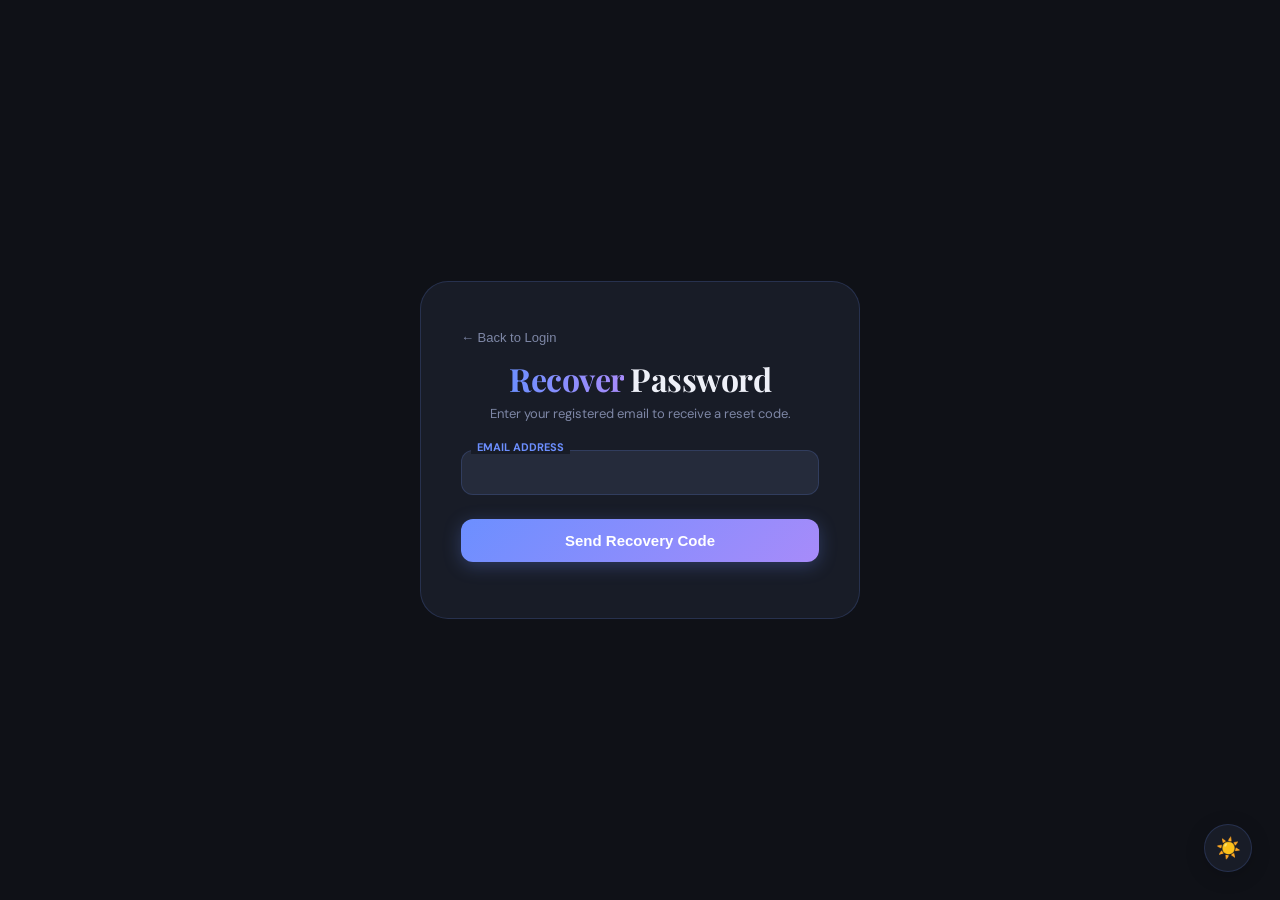
<file: frontend/forgot-password.html>
<!DOCTYPE html>
<html lang="en">
<head>
  <meta charset="UTF-8"/>
  <meta name="viewport" content="width=device-width, initial-scale=1.0"/>
  <title>Recover Password</title>
  <link href="https://fonts.googleapis.com/css2?family=Playfair+Display:wght@700&family=DM+Sans:wght@300;400;500;600&display=swap" rel="stylesheet"/>
  <link rel="stylesheet" href="css/style.css?v=2.0"/>
  <script src="js/theme.js"></script>
  <style>
    .step-section {
      display: none;
      animation: fadeIn 0.4s ease forwards;
    }
    .step-active {
      display: block;
    }
    @keyframes fadeIn {
      from { opacity: 0; transform: translateY(10px); }
      to   { opacity: 1; transform: translateY(0); }
    }
  </style>
</head>
<body>

  <div class="card">

    <button class="back-btn" onclick="location.href='loginpage1.html'">&#8592; Back to Login</button>

    <!-- Step 1: Request OTP -->
    <div id="step1" class="step-section step-active">
      <h1 class="page-title"><span>Recover</span> Password</h1>
      <p class="subtitle">Enter your registered email to receive a reset code.</p>

      <div class="floating-group" id="fg-fp-email">
        <input type="email" id="fpEmail"/>
        <label for="fpEmail">Email Address</label>
        <div class="inline-error" id="fpEmailErr"></div>
      </div>

      <button class="btn-login" onclick="sendOTP()" id="btnSendOtp">Send Recovery Code</button>
    </div>

    <!-- Step 2: Verify OTP -->
    <div id="step2" class="step-section">
      <h1 class="page-title"><span>Verification</span></h1>
      <div id="fpTargetEmail" style="font-size: 15px; font-weight: 600; color: #38bdf8; text-align: center; margin-bottom: 20px; letter-spacing: 0.5px;"></div>
      <p class="subtitle">Enter the 6-digit code sent to your email.</p>

      <div class="floating-group">
        <input type="text" id="fpOtp" maxlength="6"/>
        <label for="fpOtp">Verification Code</label>
        <div class="inline-error" id="fpOtpErr"></div>
      </div>

      <div style="text-align: center; margin-top: -10px; margin-bottom: 20px;">
        <span style="font-size: 13px; color: var(--muted);">Didn't get code? </span>
        <a href="#" id="resendFpLink" onclick="resendFpOtp(); return false;" style="color: var(--accent); font-size: 13px; text-decoration: none; font-weight: 500;">Resend Code</a>
      </div>
      
      <p style="font-size: 13px; color: var(--muted); text-align: center; margin-bottom: 20px;">
        Wrong email? <a href="#" onclick="goBackToStep1(); return false;" style="color: var(--accent);">Change email</a>
      </p>

      <button class="btn-login" onclick="verifyOTP()" id="btnVerifyOtp">Verify Identity</button>
    </div>

    <!-- Step 3: New Password -->
    <div id="step3" class="step-section">
      <h1 class="page-title"><span>New</span> Password</h1>
      <p class="subtitle">Set a new secure password for your account.</p>

      <div class="floating-group" id="fg-fp-pass">
        <input type="password" id="fpNewPass" oninput="validateFPPassMatch()"/>
        <label for="fpNewPass">New Password</label>
        <div class="inline-error" id="fpNewPassErr"></div>
      </div>
      
      <div class="floating-group" id="fg-fp-cpass">
        <input type="password" id="fpConfirmPass" oninput="validateFPPassMatch()"/>
        <label for="fpConfirmPass">Confirm Password</label>
        <div class="inline-error" id="fpConfirmPassErr"></div>
      </div>

      <button class="btn-login" onclick="resetPassword()" id="btnResetPass">Update Password</button>
    </div>

  </div>

  <div class="toast" id="toast"></div>

  <script src="js/script.js?v=3.3"></script>
  
  <!-- Theme Toggle Button -->
  <button id="themeToggleBtn" class="theme-toggle-btn" onclick="toggleTheme()" title="Switch to Light Mode">☀️</button>
  
  <script>
    let savedEmail = '';
    let savedOtp = '';

    function clearErrors() {
      const inputs = document.querySelectorAll('input');
      const errors = document.querySelectorAll('.inline-error');
      inputs.forEach(i => i.classList.remove('invalid-input'));
      errors.forEach(e => { 
        e.style.display = 'none'; 
        e.textContent = ''; 
        e.style.color = '#f87171'; 
      });
    }

    function validateFPPassMatch() {
      const pass = document.getElementById('fpNewPass');
      const cpass = document.getElementById('fpConfirmPass');
      const cpassErr = document.getElementById('fpConfirmPassErr');
      
      const passVal = pass.value;
      const cpassVal = cpass.value;

      if (!cpassVal || cpassVal.length < passVal.length) {
        cpass.classList.remove('invalid-input');
        cpassErr.style.display = 'none';
        return;
      }

      if (passVal === cpassVal) {
        cpass.classList.remove('invalid-input');
        cpassErr.textContent = 'Passwords match';
        cpassErr.style.color = '#4ade80';
        cpassErr.style.display = 'block';
      } else {
        cpass.classList.add('invalid-input');
        cpassErr.textContent = 'Passwords mismatch';
        cpassErr.style.color = '#f87171';
        cpassErr.style.display = 'block';
      }
    }

    async function sendOTP() {
      clearErrors();
      const emailInput = document.getElementById('fpEmail');
      const errDiv = document.getElementById('fpEmailErr');
      
      if (!emailInput.value.trim()) {
        emailInput.classList.add('invalid-input');
        errDiv.textContent = 'Email address is required!';
        errDiv.style.display = 'block';
        return;
      }
      
      const btn = document.getElementById('btnSendOtp');
      setBtnLoading(btn, true);

      try {
        const res = await fetch(`http://${window.location.hostname}:8000/api/send-otp/`, {
          method: 'POST',
          headers: { 'Content-Type': 'application/json' },
          body: JSON.stringify({ email: emailInput.value.trim() })
        });
        const data = await res.json();
        setBtnLoading(btn, false);
        if (data.status === 'success') {
          savedEmail = emailInput.value.trim();
          const targetEl = document.getElementById('fpTargetEmail');
          if (targetEl) targetEl.innerHTML = savedEmail;
          document.getElementById('step1').classList.remove('step-active');
          document.getElementById('step2').classList.add('step-active');
        } else {
          emailInput.classList.add('invalid-input');
          errDiv.textContent = data.message || 'Account not found!';
          errDiv.style.display = 'block';
        }
      } catch (err) {
        setBtnLoading(btn, false);
        showToast('Server error! Please try again.');
      }
    }

    function goBackToStep1() {
      clearErrors();
      document.getElementById('step2').classList.remove('step-active');
      document.getElementById('step1').classList.add('step-active');
    }

    async function resendFpOtp() {
      const link = document.getElementById('resendFpLink');
      if (link.style.pointerEvents === 'none') return;
      link.style.pointerEvents = 'none';
      link.style.opacity = '0.5';
      let seconds = 30;
      const timer = setInterval(() => {
        seconds--;
        if (seconds <= 0) {
          clearInterval(timer);
          link.innerHTML = 'Resend Code';
          link.style.pointerEvents = 'auto';
          link.style.opacity = '1';
        } else {
          link.innerHTML = `Resend in (${seconds}s)`;
        }
      }, 1000);
      try {
        const res = await fetch(`http://${window.location.hostname}:8000/api/send-otp/`, {
          method: 'POST',
          headers: { 'Content-Type': 'application/json' },
          body: JSON.stringify({ email: savedEmail })
        });
        const data = await res.json();
        if (data.status === 'success') {
          showToast('A new code has been sent!');
        } else {
          showToast(data.message || 'Failed to resend!');
        }
      } catch (err) {}
    }

    async function verifyOTP() {
      clearErrors();
      const otpInput = document.getElementById('fpOtp');
      const errDiv = document.getElementById('fpOtpErr');
      if (otpInput.value.trim().length < 6) {
        otpInput.classList.add('invalid-input');
        errDiv.textContent = 'Enter a valid 6-digit code!';
        errDiv.style.display = 'block';
        return;
      }
      const btn = document.getElementById('btnVerifyOtp');
      setBtnLoading(btn, true);
      try {
        const res = await fetch(`http://${window.location.hostname}:8000/api/verify-otp/`, {
          method: 'POST',
          headers: { 'Content-Type': 'application/json' },
          body: JSON.stringify({ email: savedEmail, otp: otpInput.value.trim() })
        });
        const data = await res.json();
        setBtnLoading(btn, false);
        if (data.status === 'success') {
          savedOtp = otpInput.value.trim();
          document.getElementById('step2').classList.remove('step-active');
          document.getElementById('step3').classList.add('step-active');
        } else {
          otpInput.classList.add('invalid-input');
          errDiv.textContent = data.message || 'Verification failed!';
          errDiv.style.display = 'block';
        }
      } catch (err) {
        setBtnLoading(btn, false);
        showToast('Verification error!');
      }
    }

    async function resetPassword() {
      clearErrors();
      const pass = document.getElementById('fpNewPass');
      const cpass = document.getElementById('fpConfirmPass');
      const passErr = document.getElementById('fpNewPassErr');
      const cpassErr = document.getElementById('fpConfirmPassErr');
      let valid = true;
      if (!pass.value || pass.value.length < 8) {
        pass.classList.add('invalid-input');
        passErr.textContent = 'Min. 8 characters required!';
        passErr.style.display = 'block';
        valid = false;
      }
      if (pass.value !== cpass.value) {
        cpass.classList.add('invalid-input');
        cpassErr.textContent = 'Passwords mismatch!';
        cpassErr.style.display = 'block';
        valid = false;
      }
      if (!valid) return;

      const btn = document.getElementById('btnResetPass');
      setBtnLoading(btn, true);
      try {
        const res = await fetch(`http://${window.location.hostname}:8000/api/reset-password/`, {
          method: 'POST',
          headers: { 'Content-Type': 'application/json' },
          body: JSON.stringify({ email: savedEmail, otp: savedOtp, new_password: pass.value })
        });
        const data = await res.json();
        setBtnLoading(btn, false);
        if (data.status === 'success') {
          showToast('Password updated! Redirecting...');
          setTimeout(() => { window.location.href = 'loginpage1.html'; }, 2000);
        } else {
          pass.classList.add('invalid-input');
          passErr.textContent = data.message || 'Error occurred!';
          passErr.style.display = 'block';
        }
      } catch (err) {
        setBtnLoading(btn, false);
        showToast('Network error!');
      }
    }
    // Enter Key Listeners
    document.addEventListener('DOMContentLoaded', () => {
      // Step 1: Email
      const fpEmail = document.getElementById('fpEmail');
      if (fpEmail) {
        fpEmail.addEventListener('keydown', (e) => {
          if (e.key === 'Enter') { sendOTP(); }
        });
      }
      // Step 2: OTP
      const fpOtp = document.getElementById('fpOtp');
      if (fpOtp) {
        fpOtp.addEventListener('keydown', (e) => {
          if (e.key === 'Enter') { verifyOTP(); }
        });
      }
      // Step 3: Password & Confirm
      const fpNewPass = document.getElementById('fpNewPass');
      const fpConfirmPass = document.getElementById('fpConfirmPass');
      if (fpNewPass) {
        fpNewPass.addEventListener('keydown', (e) => {
          if (e.key === 'Enter') { resetPassword(); }
        });
      }
      if (fpConfirmPass) {
        fpConfirmPass.addEventListener('keydown', (e) => {
          if (e.key === 'Enter') { resetPassword(); }
        });
      }
    });
  </script>
</body>
</html>
</file>
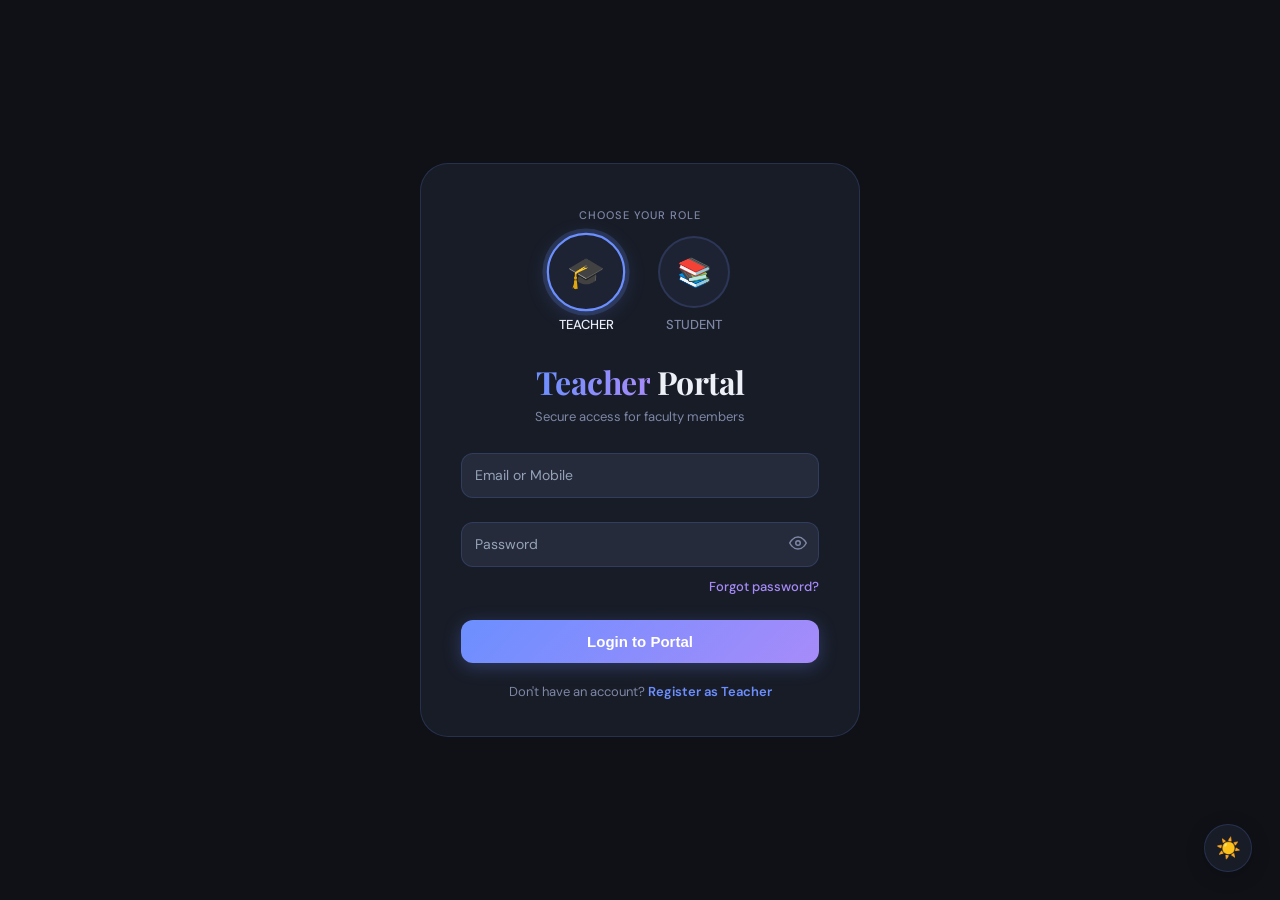
<file: frontend/loginpage1.html>
<!DOCTYPE html>
<html lang="en">
<head>
  <meta charset="UTF-8"/>
  <meta name="viewport" content="width=device-width, initial-scale=1.0"/>
  <title>College Management System - Login</title>
  <link href="https://fonts.googleapis.com/css2?family=Playfair+Display:wght@700&family=DM+Sans:wght@300;400;500;600&display=swap" rel="stylesheet"/>
  <link rel="stylesheet" href="css/style.css?v=2.0"/>
  <script src="js/theme.js"></script>
</head>
<body>

<div class="card login-card" id="loginCard">

  
  <!-- STEP 1: Login Form -->
  <div id="loginStep">
    <div class="role-label" id="roleLabelText">CHOOSE YOUR ROLE</div>
    <div class="role-row">
      <label class="role-btn" onclick="switchRole('teacher', this)">
        <input type="radio" name="role" value="teacher" checked/>
        <div class="role-circle">🎓</div>
        <div class="role-name">TEACHER</div>
      </label>
      <label class="role-btn" onclick="switchRole('student', this)">
        <input type="radio" name="role" value="student"/>
        <div class="role-circle">📚</div>
        <div class="role-name">STUDENT</div>
      </label>
    </div>

    <h1 class="page-title" id="pageTitle"><span>Teacher</span> Portal</h1>
    <p class="subtitle" id="pageSubtitle">Secure access for faculty members</p>

    <form id="loginForm" onsubmit="event.preventDefault(); doLogin();" novalidate autocomplete="off">
      <div class="floating-group" id="fg-email">
        <input type="text" placeholder=" " id="email" required autocomplete="off"/>
        <label>Email or Mobile</label>
        <div class="inline-error" id="email-err">Account not found.</div>
      </div>

      <div class="floating-group" id="fg-pass">
        <div class="pass-wrap">
          <input type="password" placeholder=" " id="pass" required autocomplete="new-password"/>
          <label>Password</label>
          <button type="button" class="eye-btn" onclick="toggleEye('pass', this)">
            <svg width="18" height="18" viewBox="0 0 24 24" fill="none" stroke="currentColor" stroke-width="2">
              <path d="M1 12s4-8 11-8 11 8 11 8-4 8-11 8-11-8-11-8z"/>
              <circle cx="12" cy="12" r="3"/>
            </svg>
          </button>
        </div>
        <div class="inline-error" id="pass-err">Incorrect password.</div>
      </div>

      <div class="forgot">
        <a href="forgot-password.html">Forgot password?</a>
      </div>

      <button type="submit" class="btn-login" id="btnLogin">Login to Portal</button>
    </form>

    <div class="register-row">
      Don't have an account? <a href="teacher-register.html" id="regLink">Register as Teacher</a>
    </div>
  </div>

  <!-- STEP 2: OTP Verification (Teacher only) -->
  <div id="otpStep" style="display:none; animation: fadeIn 0.4s ease;">
    <div style="text-align:center; margin-bottom: 10px; font-size: 28px;">🔐</div>
    <h1 class="page-title"><span>Verify</span> Identity</h1>
    <p class="subtitle">Enter the 6-digit code sent to your email</p>

    <div id="otpEmailDisplay" style="text-align:center; font-size:14px; font-weight:600; color: var(--accent); margin-bottom:20px; letter-spacing:0.4px;"></div>

    <div class="floating-group">
      <input type="text" id="loginOtp" placeholder=" " maxlength="6" autocomplete="off"
             style="text-align:center; font-size:22px; letter-spacing:6px; font-weight:700;"
             oninput="this.value=this.value.replace(/[^0-9]/g,'')"/>
      <label>OTP Code</label>
      <div class="inline-error" id="loginOtpErr" style="display:none;"></div>
    </div>

    <div style="text-align:center; margin: -8px 0 18px;">
      <span style="font-size:13px; color:var(--muted);">Didn't receive? </span>
      <a href="#" id="resendLoginOtp" onclick="resendLoginOTP(); return false;"
         style="color:var(--accent); font-size:13px; font-weight:500; text-decoration:none;">Resend Code</a>
    </div>

    <button class="btn-login" id="btnVerifyLoginOtp" onclick="verifyLoginOTP()">Verify & Login</button>

    <p style="text-align:center; margin-top:15px; font-size:13px;">
      <a href="#" onclick="backToLogin(); return false;" style="color:var(--muted);">← Back to Login</a>
    </p>
  </div>

</div>

<div class="toast" id="toast"></div>

<!-- Data pass for JS -->
<input type="hidden" id="current_role" value="teacher"/>

<script src="js/script.js?v=3.4"></script>

<!-- Teacher Login OTP Logic -->
<script>
  let teacherLoginEmail = '';

  // Override doLogin to handle otp_required response
  const _origDoLogin = doLogin;
  async function doLogin() {
    clearErrors();

    const email = document.getElementById('email');
    const pass  = document.getElementById('pass');
    const role  = document.getElementById('current_role').value;
    const btn   = document.getElementById('btnLogin');

    let valid = true;
    if (!email.value.trim()) {
      document.getElementById('fg-email').classList.add('invalid');
      email.classList.add('invalid-input');
      valid = false;
    }
    if (!pass.value.trim()) {
      document.getElementById('fg-pass').classList.add('invalid');
      pass.classList.add('invalid-input');
      valid = false;
    }
    if (!valid) return;

    setBtnLoading(btn, true);
    const hostname = window.location.hostname || '127.0.0.1';
    const API_BASE = `http://${hostname}:8000/api`;

    try {
      const res = await fetch(`${API_BASE}/login/`, {
        method: 'POST',
        headers: { 'Content-Type': 'application/json' },
        body: JSON.stringify({
          email_or_mobile: email.value.trim(),
          password: pass.value.trim(),
          role: role
        })
      });

      const data = await res.json();
      setBtnLoading(btn, false);

      if (data.status === 'otp_required') {
        // Teacher - show OTP step
        teacherLoginEmail = data.email;
        document.getElementById('otpEmailDisplay').textContent = data.email;
        document.getElementById('loginStep').style.display = 'none';
        document.getElementById('otpStep').style.display = 'block';
        document.getElementById('loginOtp').focus();
        showToast('OTP sent to your email!');

      } else if (data.status === 'success') {
        // Student - direct login
        localStorage.setItem('user_name', data.data.first_name + ' ' + data.data.last_name);
        localStorage.setItem('user_role', data.data.role);
        localStorage.setItem('user_email', data.data.email);
        localStorage.setItem('user_roll', data.data.roll || '');
        localStorage.setItem('user_phone', data.data.mobile || data.data.phone || '');
        localStorage.setItem('user_photo', data.data.profile_picture || '');
        localStorage.setItem('user_picture', data.data.profile_picture || '');
        localStorage.setItem('user_department', data.data.department || '');
        localStorage.setItem('user_semester', data.data.semester || '');
        localStorage.setItem('user_shift', data.data.shift || '');
        localStorage.setItem('user', JSON.stringify(data.data));
        window.location.href = data.data.role === 'teacher' ? 'teacher-dashboard.html' : 'dashboard.html';

      } else {
        if (data.message === 'Email not found') {
          document.getElementById('fg-email').classList.add('invalid');
          email.classList.add('invalid-input');
          document.getElementById('email-err').style.display = 'block';
        } else if (data.message === 'Wrong password') {
          document.getElementById('fg-pass').classList.add('invalid');
          pass.classList.add('invalid-input');
          document.getElementById('pass-err').style.display = 'block';
        } else {
          showToast(data.message || 'Login failed!');
        }
      }
    } catch (err) {
      setBtnLoading(btn, false);
      showToast('Server error! Please try again.');
    }
  }

  async function verifyLoginOTP() {
    const otpInput = document.getElementById('loginOtp');
    const otpErr   = document.getElementById('loginOtpErr');
    const btn      = document.getElementById('btnVerifyLoginOtp');
    const hostname = window.location.hostname || '127.0.0.1';
    const API_BASE = `http://${hostname}:8000/api`;

    otpInput.classList.remove('invalid-input');
    otpErr.style.display = 'none';

    if (otpInput.value.trim().length < 6) {
      otpInput.classList.add('invalid-input');
      otpErr.textContent = 'Enter the 6-digit OTP code!';
      otpErr.style.display = 'block';
      return;
    }

    setBtnLoading(btn, true);

    try {
      const res = await fetch(`${API_BASE}/verify-login-otp/`, {
        method: 'POST',
        headers: { 'Content-Type': 'application/json' },
        body: JSON.stringify({ email: teacherLoginEmail, otp: otpInput.value.trim() })
      });

      const data = await res.json();
      setBtnLoading(btn, false);

      if (data.status === 'success') {
        localStorage.setItem('user_name', data.data.first_name + ' ' + data.data.last_name);
        localStorage.setItem('user_role', data.data.role);
        localStorage.setItem('user_email', data.data.email);
        localStorage.setItem('user_photo', data.data.profile_picture || '');
        window.location.href = 'teacher-dashboard.html';
      } else {
        otpInput.classList.add('invalid-input');
        otpErr.textContent = data.message || 'Incorrect OTP!';
        otpErr.style.display = 'block';
      }
    } catch (err) {
      setBtnLoading(btn, false);
      showToast('Verification error! Try again.');
    }
  }

  async function resendLoginOTP() {
    const link = document.getElementById('resendLoginOtp');
    if (link.dataset.busy === 'true') return;
    link.dataset.busy = 'true';
    link.style.opacity = '0.5';
    let s = 30;
    const t = setInterval(() => {
      s--;
      if (s <= 0) {
        clearInterval(t);
        link.textContent = 'Resend Code';
        link.style.opacity = '1';
        link.dataset.busy = 'false';
      } else {
        link.textContent = `Resend in (${s}s)`;
      }
    }, 1000);

    const hostname = window.location.hostname || '127.0.0.1';
    const API_BASE = `http://${hostname}:8000/api`;
    try {
      // Re-trigger login to get new OTP (need password - use cached)
      showToast('Sending new code...');
      // Call send-otp with teacher email (reuses forgot-password OTP mechanism)
      const res = await fetch(`${API_BASE}/send-otp/`, {
        method: 'POST',
        headers: { 'Content-Type': 'application/json' },
        body: JSON.stringify({ email: teacherLoginEmail })
      });
      const data = await res.json();
      if (data.status === 'success') showToast('New OTP sent!');
      else showToast(data.message || 'Failed!');
    } catch (e) {}
  }

  function backToLogin() {
    document.getElementById('otpStep').style.display = 'none';
    document.getElementById('loginStep').style.display = 'block';
    document.getElementById('loginOtp').value = '';
    document.getElementById('loginOtpErr').style.display = 'none';
  }

  // Auto-select role from URL param ?role=student or ?role=teacher
  document.addEventListener('DOMContentLoaded', () => {
    const urlParams = new URLSearchParams(window.location.search);
    const urlRole = urlParams.get('role');
    if (urlRole === 'student' || urlRole === 'teacher') {
      const roleInput = document.querySelector(`input[name="role"][value="${urlRole}"]`);
      if (roleInput) {
        roleInput.checked = true;
        switchRole(urlRole, roleInput.closest('.role-btn'));
      }
    }
  });

  // Enter key on OTP input
  document.addEventListener('DOMContentLoaded', () => {
    const otpInput = document.getElementById('loginOtp');
    if (otpInput) {
      otpInput.addEventListener('keydown', (e) => {
        if (e.key === 'Enter') verifyLoginOTP();
      });
    }
  });
</script>

<!-- Theme Toggle Button -->
<button id="themeToggleBtn" class="theme-toggle-btn" onclick="toggleTheme()" title="Switch to Light Mode">☀️</button>

</body>
</html>
</file>
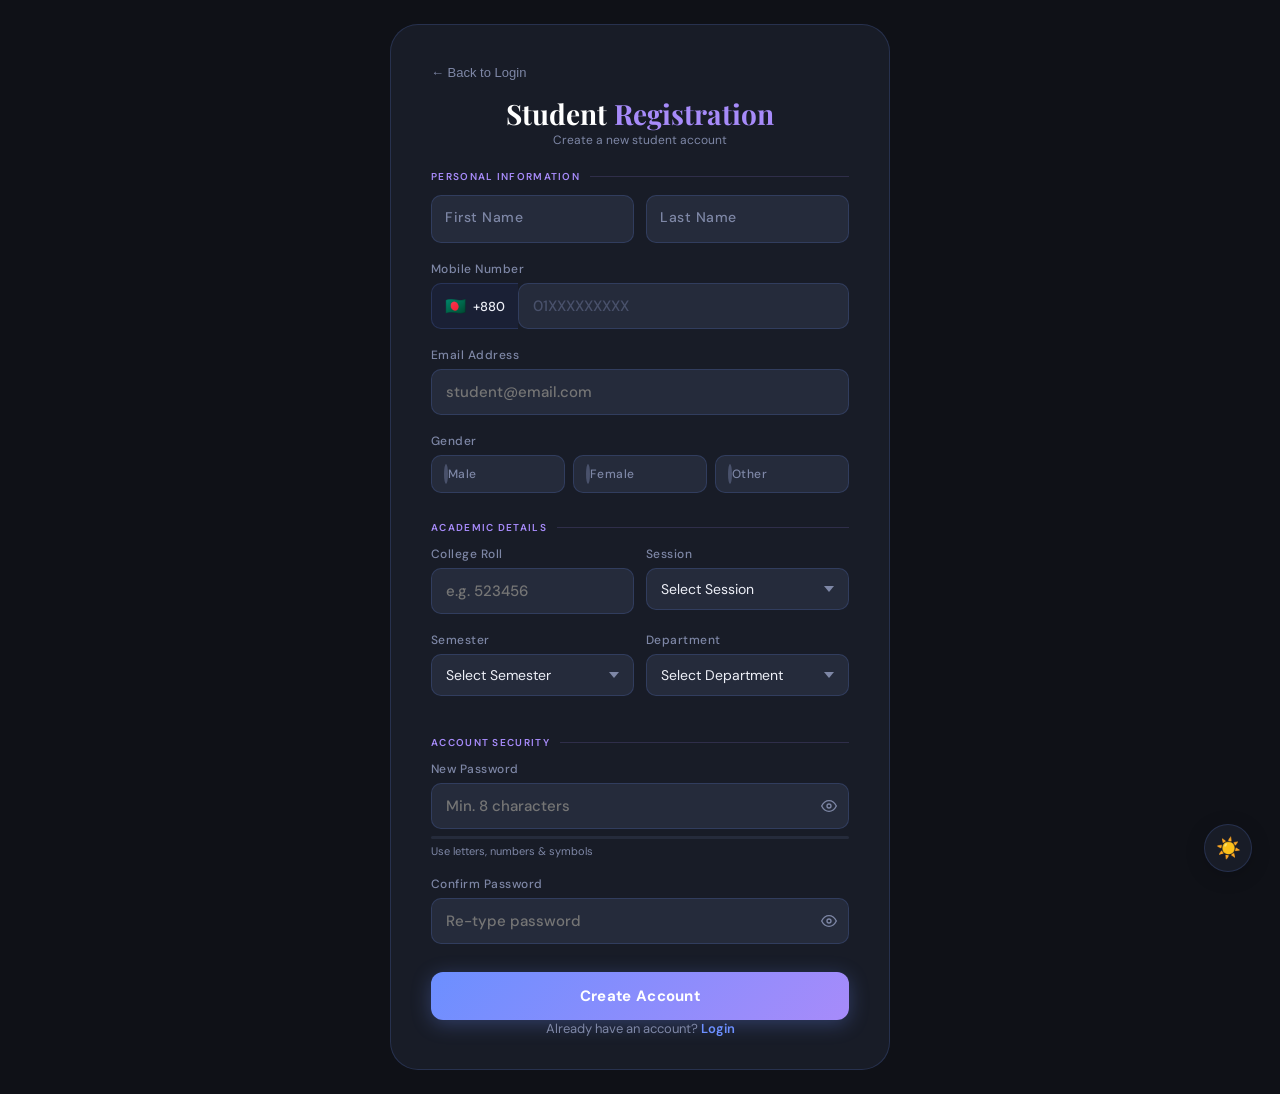
<file: frontend/student-register.html>
<!DOCTYPE html>
<html lang="en">
<head>
  <meta charset="UTF-8"/>
  <meta name="viewport" content="width=device-width, initial-scale=1.0"/>
  <title>Student Registration</title>
  <link href="https://fonts.googleapis.com/css2?family=Playfair+Display:wght@700&family=DM+Sans:wght@300;400;500;600&display=swap" rel="stylesheet"/>
  <link rel="stylesheet" href="css/style.css?v=2.6"/>
  <link rel="stylesheet" href="css/student-register.css?v=2.4"/>
  <script src="js/theme.js"></script>
</head>
<body>

<div class="card wide-card">

  <button class="back-btn" onclick="location.href='loginpage1.html'">&#8592; Back to Login</button>

  <h2 class="reg-title">Student <span class="purple">Registration</span></h2>
  <p class="reg-subtitle">Create a new student account</p>
 
  <!-- OTP Verification -->
  <div id="otpSection" class="otp-section" style="display: none; animation: fadeIn 0.4s ease;">
    <div class="s-section-label">Email Verification</div>
    <div id="regTargetEmail" style="font-size: 15px; font-weight: 600; color: var(--accent); text-align: center; margin-bottom: 20px; letter-spacing: 0.5px;"></div>
    <p class="otp-instruction" style="font-size: 13px; color: var(--muted); margin-bottom: 20px; text-align: center;">
      Please enter the 6-digit code sent to your email.
    </p>
    <div class="form-group">
      <label>OTP Code</label>
      <input type="text" id="regOtp" placeholder="e.g. 123456" maxlength="6"/>
      <div id="regOtpErr" class="otp-error" style="color: #f87171; font-size: 11px; margin-top: 5px; display: none;"></div>
    </div>
    <div class="otp-resend-container" style="text-align: center; margin-top: -10px; margin-bottom: 20px;">
        <span class="otp-resend-text" style="font-size: 13px; color: var(--muted);">Didn't get code? </span>
        <a href="#" id="resendOtpLink" onclick="resendOtp(); return false;" class="otp-resend-link" style="color: var(--accent); font-size: 13px; text-decoration: none; font-weight: 500;">Resend Code</a>
    </div>
    <button type="button" class="btn-submit" onclick="verifyAndRegister()">Verify & Create Account</button>
    <p class="otp-change-email" style="text-align: center; margin-top: 15px; font-size: 13px;">
      <a href="#" onclick="cancelOtp(); return false;" class="otp-change-link" style="color: var(--muted);">Change Email Address</a>
    </p>
  </div>

  <form id="regForm" onsubmit="handleRegistration(event)" novalidate autocomplete="off">
    <!-- Autofill traps to absorb browser autofill -->
    <div style="width: 0; height: 0; overflow: hidden; position: absolute; left: -9999px;">
      <input type="email" autocomplete="email" tabindex="-1">
      <input type="password" autocomplete="current-password" tabindex="-1">
    </div>
 
    <div class="s-section-label">Personal Information</div>
    
    <div class="form-row">
      <div class="form-group float-field" id="fg-fname">
        <div class="float-wrap">
          <input type="text" id="fname" placeholder=" " autocomplete="off"/>
          <label>First Name</label>
        </div>
        <span class="err-msg">First name is required</span>
      </div>
      <div class="form-group float-field" id="fg-lname">
        <div class="float-wrap">
          <input type="text" id="lname" placeholder=" " autocomplete="off"/>
          <label>Last Name</label>
        </div>
        <span class="err-msg">Last name is required</span>
      </div>
    </div>

    <div class="form-group" id="fg-mobile">
      <label>Mobile Number</label>
      <div class="phone-row">
        <div class="phone-code">
          <span class="flag">🇧🇩</span>
          <span>+880</span>
        </div>
        <input class="phone-input" type="tel" id="mobile" placeholder="01XXXXXXXXX" maxlength="11"/>
      </div>
      <span class="err-msg" id="mobile-err">Enter a valid mobile number</span>
    </div>

    <div class="form-group" id="fg-email">
      <label>Email Address</label>
      <input type="text" inputmode="email" id="userEmailBox" placeholder="student@email.com" autocomplete="new-password" readonly onfocus="this.removeAttribute('readonly');"/>
      <span class="err-msg">Valid email is required</span>
    </div>

    <div class="form-group" id="fg-gender">
      <label>Gender</label>
      <div class="gender-row">
        <label class="gender-opt">
          <input type="radio" name="gender" value="male"/>
          <span class="gender-dot"></span> Male
        </label>
        <label class="gender-opt">
          <input type="radio" name="gender" value="female"/>
          <span class="gender-dot"></span> Female
        </label>
        <label class="gender-opt">
          <input type="radio" name="gender" value="other"/>
          <span class="gender-dot"></span> Other
        </label>
      </div>
      <span class="err-msg" id="gender-err">Select gender</span>
    </div>

    <div class="s-section-label">Academic Details</div>

    <div class="form-row">
      <div class="form-group" id="fg-roll">
        <label>College Roll</label>
        <input type="text" id="roll" placeholder="e.g. 523456"/>
        <span class="err-msg">Roll is required</span>
      </div>

      <div class="form-group" id="fg-session">
        <label>Session</label>
        <select id="session" title="Select your session">
          <option value="" disabled selected>Select Session</option>
          <option>2023-24</option>
          <option>2022-23</option>
          <option>2021-22</option>
          <option>2020-21</option>
        </select>
        <span class="err-msg">Select session</span>
      </div>
    </div>

    <div class="form-row">
      <div class="form-group" id="fg-semester">
        <label>Semester</label>
        <select id="semester" title="Select your semester">
          <option value="" disabled selected>Select Semester</option>
          <option>1st Semester</option>
          <option>2nd Semester</option>
          <option>3rd Semester</option>
          <option>4th Semester</option>
          <option>5th Semester</option>
          <option>6th Semester</option>
          <option>7th Semester</option>
          <option>8th Semester</option>
        </select>
        <span class="err-msg">Select semester</span>
      </div>
      <div class="form-group" id="fg-dept">
        <label>Department</label>
        <select id="dept" title="Select your department">
          <option value="" disabled selected>Select Department</option>
          <option>Computer Science & Technology</option>
          <option>Civil Technology</option>
          <option>Mechanical Technology</option>
          <option>Electrical Technology</option>
          <option>Electronics Technology</option>
          <option>Power Technology</option>
          <option>Telecommunication Technology</option>
        </select>
        <span class="err-msg">Select department</span>
      </div>
    </div>

    <div class="s-section-label">Account Security</div>

    <div class="form-group" id="fg-pass">
      <label>New Password</label>
      <div class="pass-wrap">
        <input type="password" id="pass" placeholder="Min. 8 characters" oninput="checkStrength(this.value)" autocomplete="new-password"/>
        <button type="button" class="eye-btn" onclick="toggleEye('pass',this)" title="Toggle password visibility">
          <svg width="16" height="16" viewBox="0 0 24 24" fill="none" stroke="currentColor" stroke-width="2">
            <path d="M1 12s4-8 11-8 11 8 11 8-4 8-11 8-11-8-11-8z"/>
            <circle cx="12" cy="12" r="3"/>
          </svg>
        </button>
      </div>
      <div class="pass-strength"><div class="pass-strength-bar" id="strengthBar"></div></div>
      <p class="pass-hint" id="passHint">Use letters, numbers & symbols</p>
      <span class="err-msg">Password too weak</span>
    </div>

    <div class="form-group" id="fg-cpass">
      <label>Confirm Password</label>
      <div class="pass-wrap">
        <input type="password" id="cpass" placeholder="Re-type password" autocomplete="new-password"/>
        <button type="button" class="eye-btn" onclick="toggleEye('cpass',this)" title="Toggle password visibility">
          <svg width="16" height="16" viewBox="0 0 24 24" fill="none" stroke="currentColor" stroke-width="2">
            <path d="M1 12s4-8 11-8 11 8 11 8-4 8-11 8-11-8-11-8z"/>
            <circle cx="12" cy="12" r="3"/>
          </svg>
        </button>
      </div>
      <span class="err-msg" id="cpass-err">Passwords mismatch</span>
    </div>

    <button type="submit" class="btn-submit">Create Account</button>

  </form>

  <div class="register-row register-row-top">
    Already have an account? <a href="loginpage1.html">Login</a>
  </div>

</div>

<div class="toast" id="toast"></div>

<script src="js/script.js?v=3.5"></script>
<script src="js/student-register.js?v=3.5"></script>

<!-- Theme Toggle Button -->
<button id="themeToggleBtn" class="theme-toggle-btn" onclick="toggleTheme()" title="Switch to Light Mode">☀️</button>

</body>
</html>
</file>
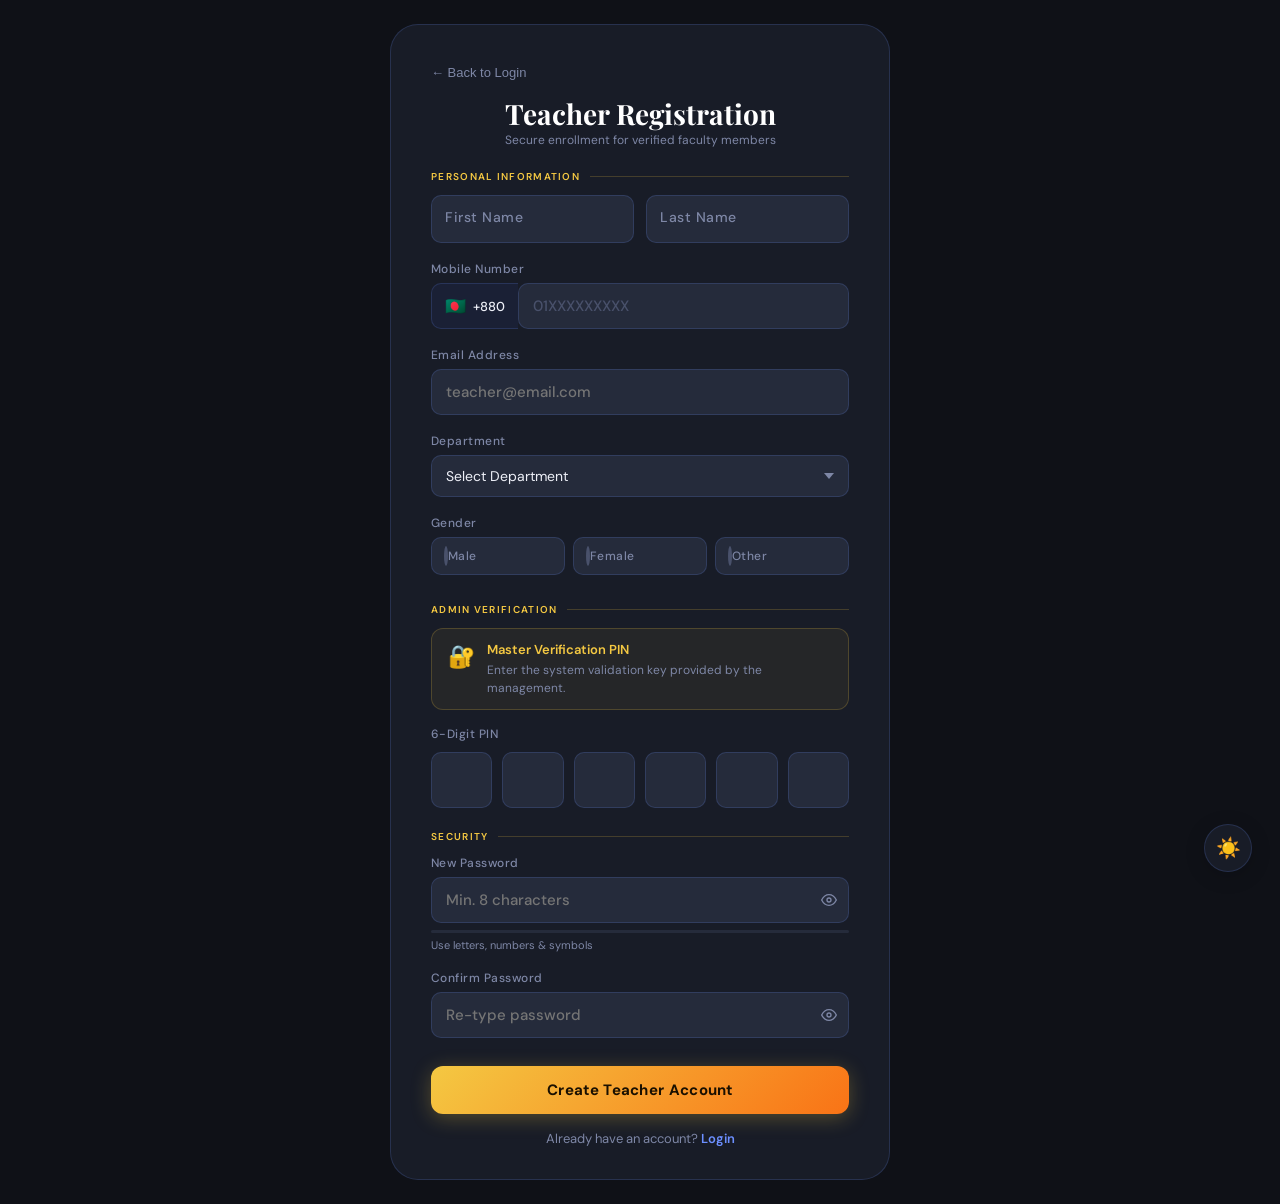
<file: frontend/teacher-register.html>
<!DOCTYPE html>
<html lang="en">

<head>
  <meta charset="UTF-8" />
  <meta name="viewport" content="width=device-width, initial-scale=1.0" />
  <title>Teacher Registration</title>
  <link
    href="https://fonts.googleapis.com/css2?family=Playfair+Display:wght@700&family=DM+Sans:wght@300;400;500;600&display=swap"
    rel="stylesheet" />
  <link rel="stylesheet" href="css/style.css?v=2.6"/>
  <link rel="stylesheet" href="css/teacher-register.css?v=2.4"/>
  <script src="js/theme.js"></script>
</head>

<body>

  <div class="card wide-card">

    <button class="back-btn" onclick="location.href='loginpage1.html'">&#8592; Back to Login</button>

    <h2 class="reg-title">Teacher <span class="gold">Registration</span></h2>
    <p class="reg-subtitle">Secure enrollment for verified faculty members</p>

    <!-- OTP Verification -->
    <div id="otpSection" style="display: none; animation: fadeIn 0.4s ease;">
      <div class="t-section-label">Email Verification</div>
      <div id="regTargetEmail"
        style="font-size: 15px; font-weight: 600; color: #fbbf24; text-align: center; margin-bottom: 20px; letter-spacing: 0.5px;">
      </div>
      <p style="font-size: 13px; color: var(--muted); margin-bottom: 20px; text-align: center;">
        Please enter the 6-digit code sent to your email.
      </p>
      <div class="form-group">
        <label>OTP Code</label>
        <input type="text" id="regOtp" placeholder="e.g. 123456" maxlength="6" />
        <div id="regOtpErr" style="color: #ef4444; font-size: 11px; margin-top: 5px; display: none;"></div>
      </div>
      <div style="text-align: center; margin-top: -10px; margin-bottom: 20px;">
        <span style="font-size: 13px; color: var(--muted);">Didn't get code? </span>
        <a href="#" id="resendOtpLink" onclick="resendOtp(); return false;"
          style="color: var(--gold); font-size: 13px; text-decoration: none; font-weight: 500;">Resend Code</a>
      </div>
      <button type="button" class="btn-submit-teacher" onclick="verifyAndRegisterTeacher()">Verify & Create
        Account</button>
      <p style="text-align: center; margin-top: 15px; font-size: 13px;">
        <a href="#" onclick="cancelOtpTeacher(); return false;" style="color: var(--muted);">Change Email Address</a>
      </p>
    </div>

    <form id="teacherForm" onsubmit="handleTeacherRegistration(event)" novalidate autocomplete="off">
      <!-- Autofill traps to absorb browser autofill -->
      <div style="width: 0; height: 0; overflow: hidden; position: absolute; left: -9999px;">
        <input type="email" autocomplete="email" tabindex="-1">
        <input type="password" autocomplete="current-password" tabindex="-1">
      </div>

      <div class="t-section-label">Personal Information</div>

      <div class="form-row">
        <div class="form-group float-field" id="fg-fname">
          <div class="float-wrap">
            <input type="text" id="fname" placeholder=" " autocomplete="off" />
            <label>First Name</label>
          </div>
          <span class="err-msg">First name is required</span>
        </div>
        <div class="form-group float-field" id="fg-lname">
          <div class="float-wrap">
            <input type="text" id="lname" placeholder=" " autocomplete="off" />
            <label>Last Name</label>
          </div>
          <span class="err-msg">Last name is required</span>
        </div>
      </div>

      <div class="form-group" id="fg-mobile">
        <label>Mobile Number</label>
        <div class="phone-row">
          <div class="phone-code">
            <span class="flag">🇧🇩</span>
            <span>+880</span>
          </div>
          <input class="phone-input" type="tel" id="mobile" placeholder="01XXXXXXXXX" maxlength="11" />
        </div>
        <span class="err-msg" id="mobile-err">Enter a valid mobile</span>
      </div>

      <div class="form-group" id="fg-email">
        <label>Email Address</label>
        <input type="text" inputmode="email" id="userEmailBox" placeholder="teacher@email.com"
          autocomplete="new-password" readonly onfocus="this.removeAttribute('readonly');" />
        <span class="err-msg">Valid email is required</span>
      </div>

      <div class="form-group" id="fg-dept">
        <label>Department</label>
        <select id="dept">
          <option value="" disabled selected>Select Department</option>
          <option>Computer Science & Technology</option>
          <option>Civil Technology</option>
          <option>Mechanical Technology</option>
          <option>Electrical Technology</option>
          <option>Electronics Technology</option>
          <option>Power Technology</option>
          <option>Telecommunication Technology</option>
        </select>
        <span class="err-msg">Select department</span>
      </div>

      <div class="form-group" id="fg-gender">
        <label>Gender</label>
        <div class="gender-row">
          <label class="gender-opt">
            <input type="radio" name="gender" value="male" />
            <span class="gender-dot"></span> Male
          </label>
          <label class="gender-opt">
            <input type="radio" name="gender" value="female" />
            <span class="gender-dot"></span> Female
          </label>
          <label class="gender-opt">
            <input type="radio" name="gender" value="other" />
            <span class="gender-dot"></span> Other
          </label>
        </div>
        <span class="err-msg" id="gender-err">Select gender</span>
      </div>

      <div class="t-section-label">Admin Verification</div>

      <div class="pin-info-box">
        <div class="pin-info-icon">🔐</div>
        <div>
          <p class="pin-info-title">Master Verification PIN</p>
          <p class="pin-info-sub">Enter the system validation key provided by the management.</p>
        </div>
      </div>

      <div class="form-group" id="fg-pin">
        <label>6-Digit PIN</label>
        <div class="pin-row" id="pinDots">
          <input class="pin-box" type="tel" style="-webkit-text-security: disc;" maxlength="1" id="p0"
            oninput="pinMove(this,1)" onkeydown="pinBack(event,this,-1)" autocomplete="off" readonly
            onfocus="this.removeAttribute('readonly');" />
          <input class="pin-box" type="tel" style="-webkit-text-security: disc;" maxlength="1" id="p1"
            oninput="pinMove(this,2)" onkeydown="pinBack(event,this,0)" autocomplete="off" readonly
            onfocus="this.removeAttribute('readonly');" />
          <input class="pin-box" type="tel" style="-webkit-text-security: disc;" maxlength="1" id="p2"
            oninput="pinMove(this,3)" onkeydown="pinBack(event,this,1)" autocomplete="off" readonly
            onfocus="this.removeAttribute('readonly');" />
          <input class="pin-box" type="tel" style="-webkit-text-security: disc;" maxlength="1" id="p3"
            oninput="pinMove(this,4)" onkeydown="pinBack(event,this,2)" autocomplete="off" readonly
            onfocus="this.removeAttribute('readonly');" />
          <input class="pin-box" type="tel" style="-webkit-text-security: disc;" maxlength="1" id="p4"
            oninput="pinMove(this,5)" onkeydown="pinBack(event,this,3)" autocomplete="off" readonly
            onfocus="this.removeAttribute('readonly');" />
          <input class="pin-box" type="tel" style="-webkit-text-security: disc;" maxlength="1" id="p5"
            oninput="pinMove(this,-1)" onkeydown="pinBack(event,this,4)" autocomplete="off" readonly
            onfocus="this.removeAttribute('readonly');" />
        </div>
        <span class="err-msg" id="pin-err">Enter full PIN</span>
      </div>

      <div class="t-section-label">Security</div>

      <div class="form-group" id="fg-pass">
        <label>New Password</label>
        <div class="pass-wrap">
          <input type="password" id="pass" placeholder="Min. 8 characters" oninput="checkStrength(this.value)"
            autocomplete="new-password" />
          <button type="button" class="eye-btn" onclick="toggleEye('pass',this)">
            <svg width="16" height="16" viewBox="0 0 24 24" fill="none" stroke="currentColor" stroke-width="2">
              <path d="M1 12s4-8 11-8 11 8 11 8-4 8-11 8-11-8-11-8z" />
              <circle cx="12" cy="12" r="3" />
            </svg>
          </button>
        </div>
        <div class="pass-strength">
          <div class="pass-strength-bar" id="strengthBar"></div>
        </div>
        <p class="pass-hint" id="passHint">Use letters, numbers & symbols</p>
        <span class="err-msg">Password too weak</span>
      </div>

      <div class="form-group" id="fg-cpass">
        <label>Confirm Password</label>
        <div class="pass-wrap">
          <input type="password" id="cpass" placeholder="Re-type password" autocomplete="new-password" />
          <button type="button" class="eye-btn" onclick="toggleEye('cpass',this)">
            <svg width="16" height="16" viewBox="0 0 24 24" fill="none" stroke="currentColor" stroke-width="2">
              <path d="M1 12s4-8 11-8 11 8 11 8-4 8-11 8-11-8-11-8z" />
              <circle cx="12" cy="12" r="3" />
            </svg>
          </button>
        </div>
        <span class="err-msg" id="cpass-err">Passwords mismatch</span>
      </div>

      <button type="submit" class="btn-submit-teacher">Create Teacher Account</button>

    </form>

    <div class="register-row" style="margin-top:16px;">
      Already have an account? <a href="loginpage1.html">Login</a>
    </div>

  </div>

  <!-- PIN WRONG MODAL -->
  <div class="pin-modal-overlay" id="pinModal">
    <div class="pin-modal">
      <div class="pin-modal-icon">❌</div>
      <h3>Invalid Master PIN</h3>
      <p>The verification key you entered is incorrect. Please contact the administrator for the correct PIN.</p>
      <button onclick="closeModal()">Try Again</button>
    </div>
  </div>

  <div class="toast" id="toast"></div>

  <script src="js/script.js?v=3.5"></script>
  <script src="js/teacher-register.js?v=3.5"></script>

  <!-- Theme Toggle Button -->
  <button id="themeToggleBtn" class="theme-toggle-btn" onclick="toggleTheme()" title="Switch to Light Mode">☀️</button>

</body>

</html>
</file>
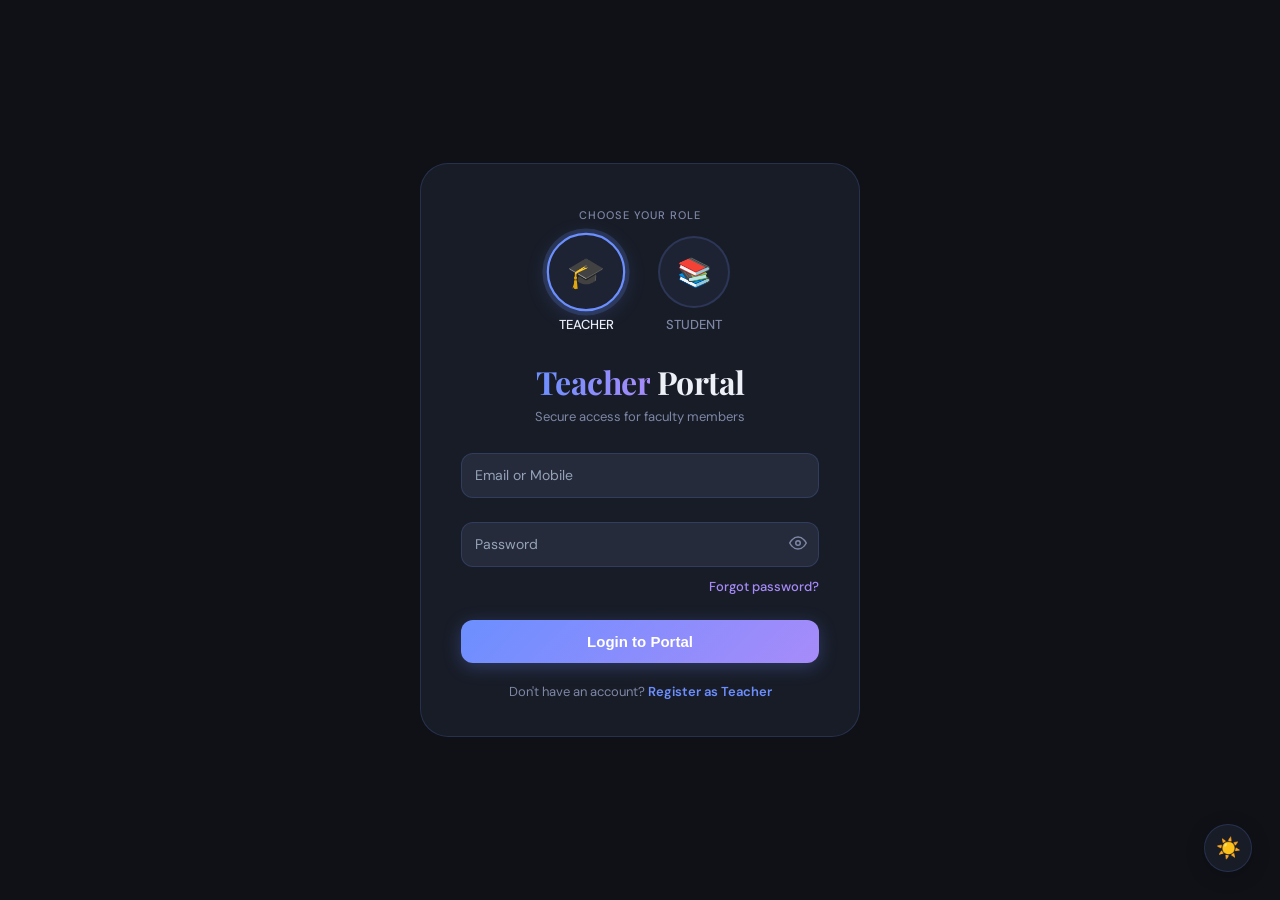
<file: Login page/Login page/frontend/loginpage1.html>
<!DOCTYPE html>
<html lang="en">
<head>
  <meta charset="UTF-8"/>
  <meta name="viewport" content="width=device-width, initial-scale=1.0"/>
  <title>College Management System - Login</title>
  <link href="https://fonts.googleapis.com/css2?family=Playfair+Display:wght@700&family=DM+Sans:wght@300;400;500;600&display=swap" rel="stylesheet"/>
  <link rel="stylesheet" href="css/style.css?v=2.0"/>
  <script src="js/theme.js"></script>
</head>
<body>

<div class="card login-card" id="loginCard">

  
  <!-- STEP 1: Login Form -->
  <div id="loginStep">
    <div class="role-label" id="roleLabelText">CHOOSE YOUR ROLE</div>
    <div class="role-row">
      <label class="role-btn" onclick="switchRole('teacher', this)">
        <input type="radio" name="role" value="teacher" checked/>
        <div class="role-circle">🎓</div>
        <div class="role-name">TEACHER</div>
      </label>
      <label class="role-btn" onclick="switchRole('student', this)">
        <input type="radio" name="role" value="student"/>
        <div class="role-circle">📚</div>
        <div class="role-name">STUDENT</div>
      </label>
    </div>

    <h1 class="page-title" id="pageTitle"><span>Teacher</span> Portal</h1>
    <p class="subtitle" id="pageSubtitle">Secure access for faculty members</p>

    <form id="loginForm" onsubmit="event.preventDefault(); doLogin();" novalidate autocomplete="off">
      <div class="floating-group" id="fg-email">
        <input type="text" placeholder=" " id="email" required autocomplete="off"/>
        <label>Email or Mobile</label>
        <div class="inline-error" id="email-err">Account not found.</div>
      </div>

      <div class="floating-group" id="fg-pass">
        <div class="pass-wrap">
          <input type="password" placeholder=" " id="pass" required autocomplete="new-password"/>
          <label>Password</label>
          <button type="button" class="eye-btn" onclick="toggleEye('pass', this)">
            <svg width="18" height="18" viewBox="0 0 24 24" fill="none" stroke="currentColor" stroke-width="2">
              <path d="M1 12s4-8 11-8 11 8 11 8-4 8-11 8-11-8-11-8z"/>
              <circle cx="12" cy="12" r="3"/>
            </svg>
          </button>
        </div>
        <div class="inline-error" id="pass-err">Incorrect password.</div>
      </div>

      <div class="forgot">
        <a href="forgot-password.html">Forgot password?</a>
      </div>

      <button type="submit" class="btn-login" id="btnLogin">Login to Portal</button>
    </form>

    <div class="register-row">
      Don't have an account? <a href="teacher-register.html" id="regLink">Register as Teacher</a>
    </div>
  </div>

  <!-- STEP 2: OTP Verification (Teacher only) -->
  <div id="otpStep" style="display:none; animation: fadeIn 0.4s ease;">
    <div style="text-align:center; margin-bottom: 10px; font-size: 28px;">🔐</div>
    <h1 class="page-title"><span>Verify</span> Identity</h1>
    <p class="subtitle">Enter the 6-digit code sent to your email</p>

    <div id="otpEmailDisplay" style="text-align:center; font-size:14px; font-weight:600; color: var(--accent); margin-bottom:20px; letter-spacing:0.4px;"></div>

    <div class="floating-group">
      <input type="text" id="loginOtp" placeholder=" " maxlength="6" autocomplete="off"
             style="text-align:center; font-size:22px; letter-spacing:6px; font-weight:700;"
             oninput="this.value=this.value.replace(/[^0-9]/g,'')"/>
      <label>OTP Code</label>
      <div class="inline-error" id="loginOtpErr" style="display:none;"></div>
    </div>

    <div style="text-align:center; margin: -8px 0 18px;">
      <span style="font-size:13px; color:var(--muted);">Didn't receive? </span>
      <a href="#" id="resendLoginOtp" onclick="resendLoginOTP(); return false;"
         style="color:var(--accent); font-size:13px; font-weight:500; text-decoration:none;">Resend Code</a>
    </div>

    <button class="btn-login" id="btnVerifyLoginOtp" onclick="verifyLoginOTP()">Verify & Login</button>

    <p style="text-align:center; margin-top:15px; font-size:13px;">
      <a href="#" onclick="backToLogin(); return false;" style="color:var(--muted);">← Back to Login</a>
    </p>
  </div>

</div>

<div class="toast" id="toast"></div>

<!-- Data pass for JS -->
<input type="hidden" id="current_role" value="teacher"/>

<script src="js/script.js?v=3.4"></script>

<!-- Teacher Login OTP Logic -->
<script>
  let teacherLoginEmail = '';

  // Override doLogin to handle otp_required response
  const _origDoLogin = doLogin;
  async function doLogin() {
    clearErrors();

    const email = document.getElementById('email');
    const pass  = document.getElementById('pass');
    const role  = document.getElementById('current_role').value;
    const btn   = document.getElementById('btnLogin');

    let valid = true;
    if (!email.value.trim()) {
      document.getElementById('fg-email').classList.add('invalid');
      email.classList.add('invalid-input');
      valid = false;
    }
    if (!pass.value.trim()) {
      document.getElementById('fg-pass').classList.add('invalid');
      pass.classList.add('invalid-input');
      valid = false;
    }
    if (!valid) return;

    setBtnLoading(btn, true);
    const hostname = window.location.hostname || '127.0.0.1';
    const API_BASE = (hostname === 'localhost' || hostname === '127.0.0.1') ? `http://${hostname}:8000/api` : '/api';

    try {
      const res = await fetch(`${API_BASE}/login/`, {
        method: 'POST',
        headers: { 'Content-Type': 'application/json' },
        body: JSON.stringify({
          email_or_mobile: email.value.trim(),
          password: pass.value.trim(),
          role: role
        })
      });

      const data = await res.json();
      setBtnLoading(btn, false);

      if (data.status === 'otp_required') {
        // Teacher - show OTP step
        teacherLoginEmail = data.email;
        document.getElementById('otpEmailDisplay').textContent = data.email;
        document.getElementById('loginStep').style.display = 'none';
        document.getElementById('otpStep').style.display = 'block';
        document.getElementById('loginOtp').focus();
        showToast('OTP sent to your email!');

      } else if (data.status === 'success') {
        // Student - direct login
        localStorage.setItem('user_name', data.data.first_name + ' ' + data.data.last_name);
        localStorage.setItem('user_role', data.data.role);
        localStorage.setItem('user_email', data.data.email);
        localStorage.setItem('user_roll', data.data.roll || '');
        localStorage.setItem('user_phone', data.data.mobile || data.data.phone || '');
        localStorage.setItem('user_photo', data.data.profile_picture || '');
        localStorage.setItem('user_picture', data.data.profile_picture || '');
        localStorage.setItem('user_department', data.data.department || '');
        localStorage.setItem('user_semester', data.data.semester || '');
        localStorage.setItem('user_shift', data.data.shift || '');
        localStorage.setItem('user', JSON.stringify(data.data));
        window.location.href = data.data.role === 'teacher' ? 'teacher-dashboard.html' : 'dashboard.html';

      } else {
        if (data.message === 'Email not found') {
          document.getElementById('fg-email').classList.add('invalid');
          email.classList.add('invalid-input');
          document.getElementById('email-err').style.display = 'block';
        } else if (data.message === 'Wrong password') {
          document.getElementById('fg-pass').classList.add('invalid');
          pass.classList.add('invalid-input');
          document.getElementById('pass-err').style.display = 'block';
        } else {
          showToast(data.message || 'Login failed!');
        }
      }
    } catch (err) {
      setBtnLoading(btn, false);
      showToast('Server error! Please try again.');
    }
  }

  async function verifyLoginOTP() {
    const otpInput = document.getElementById('loginOtp');
    const otpErr   = document.getElementById('loginOtpErr');
    const btn      = document.getElementById('btnVerifyLoginOtp');
    const hostname = window.location.hostname || '127.0.0.1';
    const API_BASE = (hostname === 'localhost' || hostname === '127.0.0.1') ? `http://${hostname}:8000/api` : '/api';

    otpInput.classList.remove('invalid-input');
    otpErr.style.display = 'none';

    if (otpInput.value.trim().length < 6) {
      otpInput.classList.add('invalid-input');
      otpErr.textContent = 'Enter the 6-digit OTP code!';
      otpErr.style.display = 'block';
      return;
    }

    setBtnLoading(btn, true);

    try {
      const res = await fetch(`${API_BASE}/verify-login-otp/`, {
        method: 'POST',
        headers: { 'Content-Type': 'application/json' },
        body: JSON.stringify({ email: teacherLoginEmail, otp: otpInput.value.trim() })
      });

      const data = await res.json();
      setBtnLoading(btn, false);

      if (data.status === 'success') {
        localStorage.setItem('user_name', data.data.first_name + ' ' + data.data.last_name);
        localStorage.setItem('user_role', data.data.role);
        localStorage.setItem('user_email', data.data.email);
        localStorage.setItem('user_photo', data.data.profile_picture || '');
        window.location.href = 'teacher-dashboard.html';
      } else {
        otpInput.classList.add('invalid-input');
        otpErr.textContent = data.message || 'Incorrect OTP!';
        otpErr.style.display = 'block';
      }
    } catch (err) {
      setBtnLoading(btn, false);
      showToast('Verification error! Try again.');
    }
  }

  async function resendLoginOTP() {
    const link = document.getElementById('resendLoginOtp');
    if (link.dataset.busy === 'true') return;
    link.dataset.busy = 'true';
    link.style.opacity = '0.5';
    let s = 30;
    const t = setInterval(() => {
      s--;
      if (s <= 0) {
        clearInterval(t);
        link.textContent = 'Resend Code';
        link.style.opacity = '1';
        link.dataset.busy = 'false';
      } else {
        link.textContent = `Resend in (${s}s)`;
      }
    }, 1000);

    const hostname = window.location.hostname || '127.0.0.1';
    const API_BASE = (hostname === 'localhost' || hostname === '127.0.0.1') ? `http://${hostname}:8000/api` : '/api';
    try {
      // Re-trigger login to get new OTP (need password - use cached)
      showToast('Sending new code...');
      // Call send-otp with teacher email (reuses forgot-password OTP mechanism)
      const res = await fetch(`${API_BASE}/send-otp/`, {
        method: 'POST',
        headers: { 'Content-Type': 'application/json' },
        body: JSON.stringify({ email: teacherLoginEmail })
      });
      const data = await res.json();
      if (data.status === 'success') showToast('New OTP sent!');
      else showToast(data.message || 'Failed!');
    } catch (e) {}
  }

  function backToLogin() {
    document.getElementById('otpStep').style.display = 'none';
    document.getElementById('loginStep').style.display = 'block';
    document.getElementById('loginOtp').value = '';
    document.getElementById('loginOtpErr').style.display = 'none';
  }

  // Auto-select role from URL param ?role=student or ?role=teacher
  document.addEventListener('DOMContentLoaded', () => {
    const urlParams = new URLSearchParams(window.location.search);
    const urlRole = urlParams.get('role');
    if (urlRole === 'student' || urlRole === 'teacher') {
      const roleInput = document.querySelector(`input[name="role"][value="${urlRole}"]`);
      if (roleInput) {
        roleInput.checked = true;
        switchRole(urlRole, roleInput.closest('.role-btn'));
      }
    }
  });

  // Enter key on OTP input
  document.addEventListener('DOMContentLoaded', () => {
    const otpInput = document.getElementById('loginOtp');
    if (otpInput) {
      otpInput.addEventListener('keydown', (e) => {
        if (e.key === 'Enter') verifyLoginOTP();
      });
    }
  });
</script>

<!-- Theme Toggle Button -->
<button id="themeToggleBtn" class="theme-toggle-btn" onclick="toggleTheme()" title="Switch to Light Mode">☀️</button>

</body>
</html>
</file>
<file: frontend/css/public.css>
/* ====================================================
   PUBLIC HOMEPAGE CSS — Jashore Govt. Polytechnic Institute (JPI)
   v6.0 — Full light/dark mode support
   ==================================================== */
@import url('https://fonts.googleapis.com/css2?family=Plus+Jakarta+Sans:wght@300;400;500;600;700;800&family=Outfit:wght@400;500;600;700;800&display=swap');

*, *::before, *::after { box-sizing: border-box; margin: 0; padding: 0; }

/* ── DARK MODE (default) ──────────────────────────── */
:root {
  --bg:        #0a0d1a;
  --bg2:       #0f1325;
  --card:      #131829;
  --card2:     #1a2038;
  --accent:    #6c8fff;
  --accent2:   #a78bfa;
  --gold:      #f4c842;
  --text:      #eef0f8;
  --muted:     #7e87a6;
  --border:    rgba(108,143,255,0.15);
  --radius:    16px;
  --nav-h:     70px;
  --skill-bg:  #1b2236;
  --skill-clr: #9fb2d6;
  --skill-brd: #2a3350;
  --sk-lbl:    #52607a;
  --sk-sep:    #232a3d;
  --nav-bg:    rgba(10,13,26,0.88);
  --nav-link:  #cbd5e1;
}

/* ── LIGHT MODE ───────────────────────────────────── */
html[data-theme="light"] {
  --bg:        #f0f4ff;
  --bg2:       #e4eaff;
  --card:      #ffffff;
  --card2:     #f0f4ff;
  --accent:    #4361ee;
  --accent2:   #7c3aed;
  --gold:      #b45309;
  --text:      #1a1d2e;
  --muted:     #52596e;
  --border:    rgba(67,97,238,0.2);
  --skill-bg:  #e8eeff;
  --skill-clr: #3a4580;
  --skill-brd: rgba(67,97,238,0.25);
  --sk-lbl:    #6b7a99;
  --sk-sep:    rgba(67,97,238,0.15);
  --nav-bg:    rgba(240,244,255,0.93);
  --nav-link:  #374151;
}

html { scroll-behavior: smooth; }
body {
  font-family: 'Plus Jakarta Sans', sans-serif;
  background: var(--bg);
  color: var(--text);
  line-height: 1.6;
  overflow-x: hidden;
}

/* ============ NAVBAR ============ */
.navbar {
  position: fixed; top: 0; left: 0; right: 0; z-index: 1000;
  height: var(--nav-h);
  background: var(--nav-bg);
  backdrop-filter: blur(20px);
  border-bottom: 1px solid var(--border);
  transition: transform 0.35s cubic-bezier(0.4, 0, 0.2, 1), background 0.3s ease, box-shadow 0.3s ease;
}
.navbar.nav-hidden {
  transform: translateY(-100%);
}
.navbar.scrolled {
  background: var(--nav-bg);
  box-shadow: 0 4px 30px rgba(108,143,255,0.12);
}
html[data-theme="light"] .navbar.scrolled {
  box-shadow: 0 4px 20px rgba(67,97,238,0.12);
}
.nav-container {
  max-width: 100%; margin: 0;
  padding: 0 28px;
  height: 100%;
  display: flex; align-items: center; justify-content: space-between; gap: 16px;
}
.nav-brand { display: flex; align-items: center; gap: 12px; text-decoration: none; flex-shrink: 0; }
.nav-logo {
  width: 44px; height: 44px;
  background: linear-gradient(135deg, #6366f1, #a855f7);
  border-radius: 12px;
  display: flex; align-items: center; justify-content: center;
  color: #fff; font-size: 22px;
  box-shadow: 0 4px 15px rgba(99, 102, 241, 0.35);
}
.nav-title { display: flex; flex-direction: column; line-height: 1.2; white-space: nowrap; }
.college-name { font-size: 16.5px; font-weight: 800; color: var(--text); letter-spacing: 0.2px; }
.college-sub  { font-size: 12px; font-weight: 600; color: var(--accent); letter-spacing: 0.3px; }

.nav-links-center { display: flex; align-items: center; gap: 6px; flex-shrink: 0; }
.nav-links-center .nav-link {
  padding: 8px 15px; border-radius: 10px;
  color: var(--nav-link); text-decoration: none;
  font-size: 15px; font-weight: 600;
  white-space: nowrap;
  transition: all 0.2s ease;
  border: 1px solid transparent;
}
.nav-links-center .nav-link:hover {
  color: var(--accent);
  background: rgba(108,143,255,0.1);
  border-color: rgba(108,143,255,0.25);
}
.nav-links-center .nav-link.active {
  background: linear-gradient(135deg, rgba(99, 102, 241, 0.25), rgba(168, 85, 247, 0.25));
  color: var(--accent);
  border-color: rgba(168, 85, 247, 0.4);
  box-shadow: 0 0 16px rgba(168, 85, 247, 0.2);
}

.nav-actions { display: flex; align-items: center; gap: 10px; flex-shrink: 0; }
.theme-btn {
  width: 40px; height: 40px; border-radius: 10px;
  background: rgba(255, 255, 255, 0.06); border: 1px solid rgba(255, 255, 255, 0.12);
  color: var(--muted); cursor: pointer;
  display: flex; align-items: center; justify-content: center;
  font-size: 17px; transition: all 0.2s;
}
html[data-theme="light"] .theme-btn { background: rgba(0,0,0,0.04); border-color: rgba(0,0,0,0.1); }
.theme-btn:hover { color: #f59e0b; border-color: #f59e0b; background: rgba(245,158,11,0.1); }

.btn-login {
  padding: 9px 20px; border-radius: 10px;
  border: 1px solid var(--border);
  background: rgba(255,255,255,0.05);
  color: var(--text); text-decoration: none; font-size: 15px; font-weight: 600;
  transition: all 0.2s; display: flex; align-items: center; gap: 7px;
}
html[data-theme="light"] .btn-login { background: rgba(0,0,0,0.03); }
.btn-login:hover { border-color: var(--accent); color: var(--accent); background: rgba(108,143,255,0.08); }

.btn-register {
  padding: 9px 20px; border-radius: 10px;
  background: linear-gradient(135deg, #6366f1, #8b5cf6);
  color: #fff; text-decoration: none; font-size: 15px; font-weight: 600;
  box-shadow: 0 4px 15px rgba(99,102,241,0.35);
  transition: all 0.2s; display: flex; align-items: center; gap: 7px;
}
.btn-register:hover { transform: translateY(-2px); box-shadow: 0 6px 20px rgba(99,102,241,0.5); }

.hamburger {
  display: none; flex-direction: column; gap: 5px;
  background: none; border: none; cursor: pointer; padding: 4px;
}
.hamburger span {
  display: block; width: 24px; height: 2px;
  background: var(--text); border-radius: 2px; transition: all 0.3s;
}
.mobile-menu {
  display: none; flex-direction: column;
  background: var(--card); border-top: 1px solid var(--border);
  padding: 12px 24px;
}
.mobile-menu a {
  padding: 12px 0; color: var(--text); text-decoration: none;
  font-size: 15px; border-bottom: 1px solid var(--border);
}
.mobile-menu a:last-child { border-bottom: none; }
.mobile-menu.open { display: flex; }

/* ============ HERO ============ */
.hero {
  min-height: 100vh;
  display: flex; align-items: center; justify-content: center;
  position: relative; overflow: hidden;
  padding-top: var(--nav-h);
}
.hero-bg { position: absolute; inset: 0; z-index: 0; }
.hero-blob {
  position: absolute; border-radius: 50%;
  filter: blur(80px); opacity: 0.25;
  animation: blobFloat 8s ease-in-out infinite;
}
html[data-theme="light"] .hero-blob { opacity: 0.15; }
.blob1 {
  width: 600px; height: 600px; top: -200px; left: -200px;
  background: radial-gradient(circle, #6c8fff, transparent);
  animation-delay: 0s;
}
.blob2 {
  width: 500px; height: 500px; top: 50%; right: -150px;
  background: radial-gradient(circle, #a78bfa, transparent);
  animation-delay: 2s;
}
.blob3 {
  width: 400px; height: 400px; bottom: -100px; left: 30%;
  background: radial-gradient(circle, #f4c842, transparent);
  animation-delay: 4s;
}
@keyframes blobFloat {
  0%,100% { transform: translate(0,0) scale(1); }
  33%      { transform: translate(20px,-30px) scale(1.05); }
  66%      { transform: translate(-20px,20px) scale(0.95); }
}
.hero-grid {
  position: absolute; inset: 0;
  background-image:
    linear-gradient(rgba(108,143,255,0.05) 1px, transparent 1px),
    linear-gradient(90deg, rgba(108,143,255,0.05) 1px, transparent 1px);
  background-size: 60px 60px;
}

.hero-content {
  position: relative; z-index: 1;
  text-align: center; max-width: 800px;
  padding: 40px 24px;
}
.hero-badge {
  display: inline-flex; align-items: center; gap: 8px;
  background: rgba(108,143,255,0.1); border: 1px solid rgba(108,143,255,0.3);
  color: var(--accent); padding: 6px 16px; border-radius: 50px;
  font-size: 13px; font-weight: 600; margin-bottom: 24px;
  animation: fadeSlideDown 0.8s ease;
}
.hero-title {
  font-size: clamp(2.5rem, 6vw, 4.5rem);
  font-weight: 800; line-height: 1.15;
  color: var(--text);
  margin-bottom: 16px;
  animation: fadeSlideDown 0.9s ease 0.1s both;
}
.gradient-text {
  background: linear-gradient(135deg, var(--accent), var(--accent2), var(--gold));
  -webkit-background-clip: text; -webkit-text-fill-color: transparent;
  background-clip: text;
}
.hero-subtitle {
  font-size: clamp(1rem, 2vw, 1.2rem);
  color: var(--muted); max-width: 600px; margin: 0 auto 32px;
  animation: fadeSlideDown 1s ease 0.2s both;
}
.hero-actions {
  display: flex; gap: 16px; justify-content: center; flex-wrap: wrap;
  margin-bottom: 48px;
  animation: fadeSlideDown 1.1s ease 0.3s both;
}
.btn-primary {
  padding: 14px 28px; border-radius: 14px;
  background: linear-gradient(135deg, #6c8fff, #a78bfa);
  color: #ffffff; text-decoration: none; font-size: 16px; font-weight: 700;
  display: inline-flex; align-items: center; justify-content: center; gap: 10px;
  box-shadow: 0 8px 32px rgba(108,143,255,0.35);
  transition: all 0.3s ease;
}
.btn-primary:hover {
  color: #ffffff !important;
  transform: translateY(-2px);
  box-shadow: 0 12px 40px rgba(108,143,255,0.5);
}
.btn-primary i { color: #ffffff !important; }

.btn-secondary {
  padding: 14px 28px; border-radius: 14px;
  border: 1.5px solid var(--border);
  background: rgba(255,255,255,0.04);
  color: var(--text); text-decoration: none; font-size: 16px; font-weight: 600;
  display: flex; align-items: center; gap: 8px;
  transition: all 0.3s;
  backdrop-filter: blur(10px);
}
html[data-theme="light"] .btn-secondary { background: rgba(0,0,0,0.03); }
.btn-secondary:hover {
  border-color: var(--accent); color: var(--accent);
  background: rgba(108,143,255,0.08);
  transform: translateY(-2px);
}

.hero-stats {
  display: flex; gap: 32px; justify-content: center; flex-wrap: wrap;
  animation: fadeSlideDown 1.2s ease 0.4s both;
}
.hero-stat { display: flex; flex-direction: column; align-items: center; gap: 4px; }
.stat-num {
  font-size: 2rem; font-weight: 800;
  background: linear-gradient(135deg, var(--accent), var(--accent2));
  -webkit-background-clip: text; -webkit-text-fill-color: transparent;
}
.stat-label { font-size: 13px; color: var(--muted); font-weight: 500; }

.hero-scroll {
  position: absolute; bottom: 30px; left: 50%; transform: translateX(-50%); z-index: 1;
  transition: opacity 0.4s ease, transform 0.4s ease;
}
.hero-scroll.scrolled-hide {
  opacity: 0;
  pointer-events: none;
  transform: translate(-50%, 20px);
}
.scroll-indicator {
  width: 44px; height: 44px; border-radius: 50%;
  border: 1.5px solid var(--border);
  display: flex; align-items: center; justify-content: center;
  color: var(--muted); cursor: pointer;
  animation: bounceDown 2s ease infinite;
  transition: all 0.2s;
}
.scroll-indicator:hover { border-color: var(--accent); color: var(--accent); }
@keyframes bounceDown {
  0%,100% { transform: translateY(0); }
  50%      { transform: translateY(6px); }
}

/* ============ SECTIONS ============ */
.section { padding: 90px 0; }
.container { max-width: 1200px; margin: 0 auto; padding: 0 24px; }

.section-header { text-align: center; margin-bottom: 56px; }
.section-badge {
  display: inline-flex; align-items: center; gap: 6px;
  background: rgba(108,143,255,0.1); border: 1px solid rgba(108,143,255,0.25);
  color: var(--accent); padding: 5px 14px; border-radius: 50px;
  font-size: 13px; font-weight: 600; margin-bottom: 16px;
}
.section-title {
  font-size: clamp(1.8rem, 4vw, 2.6rem);
  font-weight: 800; margin-bottom: 12px;
  color: var(--text);
}
.section-subtitle { color: var(--muted); font-size: 16px; max-width: 550px; margin: 0 auto; }

/* ============ DEPARTMENTS ============ */
.dept-grid {
  display: grid;
  grid-template-columns: repeat(auto-fit, minmax(340px, 1fr));
  gap: 24px; margin-bottom: 40px;
}
.dept-card {
  background: var(--card); border: 1px solid var(--border);
  border-radius: 20px; padding: 26px 24px;
  transition: all 0.3s; cursor: default;
  display: flex; flex-direction: column; align-items: center; text-align: center;
}
.dept-card:hover {
  border-color: rgba(108,143,255,0.45);
  transform: translateY(-5px);
  box-shadow: 0 14px 44px rgba(108,143,255,0.14);
}
.dept-header {
  display: flex; flex-direction: column; align-items: center;
  text-align: center; margin-bottom: 12px; width: 100%;
}
.dept-icon {
  width: 56px; height: 56px; border-radius: 16px;
  display: flex; align-items: center; justify-content: center;
  font-size: 25px; color: #fff; flex-shrink: 0; margin-bottom: 12px;
  box-shadow: 0 6px 20px rgba(0,0,0,0.25);
}
.dept-icon i {
  display: flex; align-items: center; justify-content: center;
  width: 100%; height: 100%; line-height: 1;
}
.dept-title-group {
  display: flex; flex-direction: column; align-items: center; text-align: center;
}
.dept-title-group h3 {
  font-size: 17.5px; font-weight: 700; line-height: 1.3;
  color: var(--text);
}
.dept-abbr {
  font-size: 12px; color: var(--accent); font-weight: 700;
  letter-spacing: 0.5px; margin-top: 3px;
}
.dept-info {
  width: 100%; flex: 1;
  display: flex; flex-direction: column; align-items: center; text-align: center;
}
.dept-desc {
  font-size: 13.5px; color: var(--muted);
  font-weight: 500; line-height: 1.6; margin-bottom: 14px; text-align: center;
}
.dept-features {
  display: flex; flex-direction: column; gap: 6px;
  margin-bottom: 14px; align-items: flex-start;
  text-align: left; width: 100%; padding-left: 8px;
}
.dept-features span {
  font-size: 12.5px; color: var(--muted);
  font-weight: 500; display: flex; align-items: center; gap: 6px;
}
.dept-features i { color: #3ddc97; font-size: 11px; }

.skills-label {
  color: var(--sk-lbl);
  font-size: 11px; font-weight: 700;
  letter-spacing: 0.6px; text-transform: uppercase;
  margin: 14px 0 8px;
  border-top: 1px solid var(--sk-sep);
  padding-top: 12px; width: 100%; text-align: center;
}
.dept-skill-tags {
  display: flex; flex-wrap: wrap; gap: 6px; justify-content: center; width: 100%;
}
.dept-skill-tags span {
  background: var(--skill-bg);
  color: var(--skill-clr);
  font-size: 11px;
  padding: 4px 9px;
  border-radius: 20px;
  border: 1px solid var(--skill-brd);
  font-weight: 500;
  transition: all 0.2s ease;
}
.dept-skill-tags span:hover {
  background: rgba(108,143,255,0.12);
  border-color: var(--accent);
  color: var(--accent);
}

/* ── SEMESTER STRUCTURE ──────────────────────────── */
.semester-info {
  background: var(--card); border: 1px solid var(--border);
  border-radius: 20px; padding: 28px;
}
.semester-info h3 {
  font-size: 16px; font-weight: 700; margin-bottom: 20px;
  display: flex; align-items: center; gap: 8px; color: var(--text);
}
.sem-grid { display: grid; grid-template-columns: repeat(8, 1fr); gap: 10px; }
.sem-item {
  background: var(--card2); border: 1px solid var(--border);
  border-radius: 12px; padding: 14px 8px;
  text-align: center; transition: all 0.2s;
}
.sem-item:hover {
  border-color: rgba(108,143,255,0.4);
  transform: translateY(-2px);
}
.sem-item.active-sem {
  border-color: rgba(108,143,255,0.45);
  background: rgba(108,143,255,0.1);
}
.sem-num {
  display: block; font-weight: 700; font-size: 13px;
  margin-bottom: 4px; color: var(--text);
}
.sem-tag { display: block; font-size: 11px; color: var(--muted); }
.sem-item.active-sem .sem-tag { color: var(--accent); }
.sem-item.active-sem .sem-num { color: var(--accent); }

/* ============ FEATURES ============ */
.features-section {
  padding: 90px 0;
  background: var(--bg2);
  border-top: 1px solid var(--border);
  border-bottom: 1px solid var(--border);
}
.features-grid { display: grid; grid-template-columns: repeat(auto-fit, minmax(250px, 1fr)); gap: 20px; }
.feature-card {
  background: var(--card); border: 1px solid var(--border);
  border-radius: 18px; padding: 28px 22px;
  transition: all 0.3s;
}
.feature-card:hover {
  transform: translateY(-6px);
  border-color: rgba(108,143,255,0.4);
  box-shadow: 0 16px 40px rgba(108,143,255,0.1);
}
.feature-icon {
  width: 52px; height: 52px; border-radius: 14px;
  display: flex; align-items: center; justify-content: center;
  font-size: 22px; color: #fff; margin-bottom: 16px;
}
.feature-card h4 { font-size: 16px; font-weight: 700; margin-bottom: 10px; color: var(--text); }
.feature-card p  { font-size: 13px; color: var(--muted); line-height: 1.6; }

/* ============ TEACHERS FILTER ============ */
.teacher-filter-wrapper {
  display: flex; gap: 20px; align-items: center; justify-content: space-between;
  flex-wrap: wrap; margin-bottom: 24px;
}
.filter-group {
  display: flex; align-items: center; gap: 10px;
  background: var(--card); border: 1px solid var(--border);
  border-radius: 14px; padding: 8px 16px;
}
.filter-group label {
  font-size: 13px; font-weight: 700; color: var(--accent);
  display: flex; align-items: center; gap: 6px; white-space: nowrap;
}
.dept-select-input {
  background: var(--card2); border: 1px solid var(--border);
  border-radius: 10px; color: var(--text); padding: 8px 14px;
  font-size: 14px; font-family: inherit; outline: none; cursor: pointer;
}
.teacher-search-bar {
  display: flex; align-items: center; gap: 12px;
  background: var(--card); border: 1px solid var(--border);
  border-radius: 14px; padding: 10px 18px; flex: 1; max-width: 440px;
}
.teacher-search-bar i { color: var(--muted); font-size: 15px; }
.teacher-search-bar input {
  flex: 1; background: none; border: none; outline: none;
  color: var(--text); font-size: 14px; font-family: inherit;
}
.teacher-search-bar input::placeholder { color: var(--muted); }

.active-dept-banner {
  background: rgba(108,143,255,0.1); border: 1px solid rgba(108,143,255,0.3);
  border-radius: 12px; padding: 12px 20px; margin-bottom: 24px;
  display: flex; align-items: center; justify-content: space-between; gap: 14px;
  font-size: 14px; color: var(--accent);
}
.active-dept-banner strong { color: var(--text); font-weight: 700; }
.reset-filter-btn {
  background: rgba(255,255,255,0.08); border: 1px solid var(--border);
  color: var(--text); padding: 6px 14px; border-radius: 8px;
  font-size: 12px; font-weight: 600; cursor: pointer; transition: all 0.2s;
}
html[data-theme="light"] .reset-filter-btn { background: rgba(0,0,0,0.04); }
.reset-filter-btn:hover { background: rgba(239,68,68,0.15); color: #ef4444; border-color: rgba(239,68,68,0.4); }

.teachers-grid {
  display: grid;
  grid-template-columns: repeat(auto-fill, minmax(260px, 1fr));
  gap: 20px;
}
.teacher-card {
  background: var(--card); border: 1px solid var(--border);
  border-radius: 20px; padding: 28px 20px; text-align: center;
  transition: all 0.3s;
}
.teacher-card:hover {
  transform: translateY(-6px);
  border-color: rgba(108,143,255,0.4);
  box-shadow: 0 16px 40px rgba(108,143,255,0.12);
}
.teacher-avatar {
  width: 80px; height: 80px; border-radius: 50%; margin: 0 auto 16px;
  object-fit: cover; border: 3px solid var(--border);
}
.teacher-avatar-placeholder {
  width: 80px; height: 80px; border-radius: 50%; margin: 0 auto 16px;
  background: linear-gradient(135deg, var(--accent), var(--accent2));
  display: flex; align-items: center; justify-content: center;
  font-size: 28px; color: #fff; font-weight: 700;
}
.teacher-name { font-size: 17px; font-weight: 700; margin-bottom: 4px; color: var(--text); }
.teacher-desig {
  font-size: 12px; color: var(--accent); font-weight: 600;
  background: rgba(108,143,255,0.1); padding: 3px 12px;
  border-radius: 20px; display: inline-block; margin-bottom: 8px;
}
.teacher-dept { font-size: 13px; color: var(--muted); margin-bottom: 10px; }
.teacher-subjects { display: flex; flex-wrap: wrap; gap: 6px; justify-content: center; }
.teacher-subjects span {
  background: rgba(167,139,250,0.1); border: 1px solid rgba(167,139,250,0.2);
  color: var(--accent2); padding: 2px 10px; border-radius: 20px; font-size: 11px;
}
.teacher-room {
  font-size: 12px; color: var(--muted); margin-top: 10px;
  display: flex; align-items: center; justify-content: center; gap: 5px;
}
.no-teachers { text-align: center; color: var(--muted); padding: 48px; grid-column: 1/-1; }
.loading-teachers { text-align: center; color: var(--muted); padding: 48px; grid-column: 1/-1; }
.spinner {
  width: 40px; height: 40px; border-radius: 50%;
  border: 3px solid var(--border); border-top-color: var(--accent);
  animation: spin 0.8s linear infinite; margin: 0 auto 12px;
}

/* ============ ABOUT ============ */
.about-section {
  padding: 90px 0;
  background: var(--bg2);
  border-top: 1px solid var(--border);
  border-bottom: 1px solid var(--border);
}
.about-grid { display: grid; grid-template-columns: 1fr 1fr; gap: 60px; align-items: center; }
.about-desc { color: var(--muted); line-height: 1.8; margin-bottom: 28px; font-size: 15px; }
.about-highlights { display: flex; flex-direction: column; gap: 16px; }
.highlight-item { display: flex; align-items: center; gap: 14px; }
.highlight-item i {
  width: 40px; height: 40px; border-radius: 10px;
  background: rgba(108,143,255,0.1); color: var(--accent);
  display: flex; align-items: center; justify-content: center;
  font-size: 16px; flex-shrink: 0;
}
.highlight-item strong { display: block; font-size: 13px; font-weight: 700; color: var(--text); }
.highlight-item span { font-size: 13px; color: var(--muted); }
.about-cards { display: grid; grid-template-columns: 1fr 1fr; gap: 16px; }
.about-card { border-radius: 18px; padding: 24px; color: #fff; }
.about-card i { font-size: 28px; margin-bottom: 12px; display: block; }
.about-card h4 { font-size: 15px; font-weight: 700; margin-bottom: 8px; }
.about-card p { font-size: 13px; opacity: 0.9; line-height: 1.5; }

/* ============ COMPLAINTS ============ */
.complaint-public-grid { display: flex; flex-direction: column; gap: 16px; max-width: 780px; margin: 0 auto; }
.complaint-pub-card {
  background: var(--card); border: 1px solid var(--border);
  border-radius: 16px; padding: 22px 24px; transition: all 0.2s;
}
.complaint-pub-card:hover { border-color: rgba(108,143,255,0.3); }
.complaint-pub-header { display: flex; align-items: center; justify-content: space-between; margin-bottom: 12px; }
.complaint-category {
  font-size: 12px; font-weight: 700;
  background: rgba(108,143,255,0.1); color: var(--accent);
  padding: 3px 12px; border-radius: 20px;
}
.complaint-anon  { display: flex; align-items: center; gap: 6px; font-size: 12px; color: var(--muted); }
.complaint-date  { font-size: 12px; color: var(--muted); }
.complaint-text  { font-size: 14px; color: var(--text); line-height: 1.7; margin-bottom: 12px; }
.complaint-response {
  background: var(--card2); border-radius: 12px; padding: 14px 16px;
  border-left: 3px solid #43e97b;
}
.complaint-response-label {
  font-size: 12px; font-weight: 700; color: #43e97b; margin-bottom: 6px;
  display: flex; align-items: center; gap: 6px;
}
.complaint-response-text { font-size: 13px; color: var(--muted); }
.complaint-pending {
  background: rgba(244,200,66,0.08); border-radius: 10px;
  padding: 10px 14px; font-size: 13px; color: var(--gold);
  display: flex; align-items: center; gap: 6px;
}

/* ============ NOTICES ============ */
.notices-section { padding: 60px 0; }
.notices-ticker {
  background: var(--card); border: 1px solid var(--border);
  border-radius: 14px; padding: 14px 20px;
  display: flex; align-items: center; gap: 16px;
  margin-bottom: 28px; overflow: hidden;
}
.ticker-label {
  background: linear-gradient(135deg, var(--accent), var(--accent2));
  color: #fff; padding: 5px 14px; border-radius: 8px;
  font-size: 12px; font-weight: 700; flex-shrink: 0;
  display: flex; align-items: center; gap: 6px;
}
.ticker-track {
  flex: 1; overflow: hidden;
  font-size: 14px; color: var(--muted);
  white-space: nowrap;
  animation: ticker 20s linear infinite;
}
@keyframes ticker {
  0%   { transform: translateX(100%); }
  100% { transform: translateX(-100%); }
}
.notices-grid { display: grid; grid-template-columns: repeat(auto-fill, minmax(320px, 1fr)); gap: 16px; }
.notice-pub-card {
  background: var(--card); border: 1px solid var(--border);
  border-radius: 14px; padding: 20px; transition: all 0.2s;
}
.notice-pub-card:hover { border-color: rgba(108,143,255,0.3); transform: translateY(-2px); }
.notice-pub-date  { font-size: 11px; color: var(--muted); margin-bottom: 8px; }
.notice-pub-title { font-size: 15px; font-weight: 700; margin-bottom: 8px; color: var(--text); }
.notice-pub-content { font-size: 13px; color: var(--muted); line-height: 1.6; }
.notice-pub-by { font-size: 12px; color: var(--accent); margin-top: 10px; font-weight: 600; }

/* ============ FOOTER ============ */
.footer { background: var(--bg2); border-top: 1px solid var(--border); }
.footer-main { padding: 60px 0; }
.footer-grid { display: grid; grid-template-columns: 2fr 1fr 1fr; gap: 48px; }
.footer-logo {
  display: flex; align-items: center; gap: 12px;
  font-size: 18px; font-weight: 700; margin-bottom: 14px; color: var(--text);
}
.footer-logo i {
  width: 38px; height: 38px;
  background: linear-gradient(135deg, var(--accent), var(--accent2));
  border-radius: 10px; display: flex; align-items: center; justify-content: center; color: #fff;
}
.footer-brand p { font-size: 14px; color: var(--muted); line-height: 1.7; margin-bottom: 20px; }
.footer-social { display: flex; gap: 10px; }
.footer-social a {
  width: 36px; height: 36px; border-radius: 10px;
  background: var(--card); border: 1px solid var(--border);
  display: flex; align-items: center; justify-content: center;
  color: var(--muted); text-decoration: none; transition: all 0.2s;
}
.footer-social a:hover { color: var(--accent); border-color: var(--accent); }
.footer-links h4 { font-size: 15px; font-weight: 700; margin-bottom: 16px; color: var(--text); }
.footer-links ul { list-style: none; display: flex; flex-direction: column; gap: 10px; }
.footer-links a { color: var(--muted); text-decoration: none; font-size: 14px; transition: color 0.2s; }
.footer-links a:hover { color: var(--accent); }
.footer-bottom { border-top: 1px solid var(--border); padding: 20px 0; text-align: center; }
.footer-bottom p { font-size: 13px; color: var(--muted); }

/* ============ BOOK DIRECTORY ============ */
.book-selection-card {
  background: var(--card); border: 1px solid var(--border);
  border-radius: 20px; padding: 32px; max-width: 860px; margin: 0 auto 32px;
  box-shadow: 0 16px 40px rgba(10,13,26,0.2);
}
html[data-theme="light"] .book-selection-card {
  box-shadow: 0 8px 30px rgba(67,97,238,0.1);
}
.selection-card-header {
  display: flex; align-items: center; gap: 18px; margin-bottom: 24px;
}
.selection-icon {
  width: 56px; height: 56px; border-radius: 16px;
  background: linear-gradient(135deg, var(--accent), var(--accent2));
  display: flex; align-items: center; justify-content: center;
  font-size: 26px; color: #ffffff; flex-shrink: 0;
  box-shadow: 0 8px 24px rgba(108,143,255,0.3);
}
.selection-card-header h3 { font-size: 18px; font-weight: 700; color: var(--text); margin-bottom: 4px; }
.selection-card-header p { font-size: 13px; color: var(--muted); }

.book-filter-form {
  display: grid; grid-template-columns: 1.2fr 1fr auto; gap: 16px; align-items: end;
}
.form-group-item label {
  display: block; font-size: 13px; font-weight: 700; color: var(--accent);
  margin-bottom: 8px;
}
.custom-select-box {
  width: 100%; padding: 12px 16px;
  background: var(--card2); border: 1.5px solid var(--border);
  border-radius: 12px; color: var(--text); font-size: 14px;
  font-family: inherit; outline: none; transition: border-color 0.2s;
  cursor: pointer;
}
.custom-select-box:focus { border-color: var(--accent); }

.btn-primary-fetch {
  padding: 13px 24px; border-radius: 12px;
  background: linear-gradient(135deg, var(--accent), var(--accent2));
  color: #ffffff; border: none; font-size: 15px; font-weight: 700;
  cursor: pointer; transition: all 0.3s;
  display: inline-flex; align-items: center; gap: 8px;
  box-shadow: 0 6px 20px rgba(108,143,255,0.35);
  white-space: nowrap; width: 100%; justify-content: center;
}
.btn-primary-fetch:hover {
  transform: translateY(-2px);
  box-shadow: 0 10px 28px rgba(108,143,255,0.5);
  opacity: 0.95;
}

.book-results-wrapper {
  max-width: 920px; margin: 0 auto;
  animation: fadeSlideDown 0.4s ease;
}

/* ============ ANIMATIONS ============ */
@keyframes fadeSlideDown {
  from { opacity: 0; transform: translateY(-18px); }
  to   { opacity: 1; transform: translateY(0); }
}
@keyframes spin { to { transform: rotate(360deg); } }

.reveal {
  opacity: 0; transform: translateY(30px);
  transition: opacity 0.6s ease, transform 0.6s ease;
}
.reveal.visible { opacity: 1; transform: translateY(0); }

/* ============ RESPONSIVE ============ */
@media (max-width: 1024px) {
  .nav-links-center { display: none; }
  .hamburger { display: flex; }
  .about-grid { grid-template-columns: 1fr; gap: 40px; }
  .footer-grid { grid-template-columns: 1fr 1fr; }
  .sem-grid { grid-template-columns: repeat(4, 1fr); }
}
@media (max-width: 768px) {
  .hero-title { font-size: 2.2rem; }
  .hero-stats { gap: 20px; }
  .dept-grid { grid-template-columns: 1fr; }
  .features-grid { grid-template-columns: repeat(2, 1fr); }
  .about-cards { grid-template-columns: 1fr; }
  .footer-grid { grid-template-columns: 1fr; gap: 28px; }
  .sem-grid { grid-template-columns: repeat(3, 1fr); }
  .btn-login, .btn-register { display: none; }
  .book-filter-form { grid-template-columns: 1fr; }
}
@media (max-width: 480px) {
  .features-grid { grid-template-columns: 1fr; }
  .hero-actions { flex-direction: column; align-items: center; }
  .sem-grid { grid-template-columns: repeat(2, 1fr); }
}
</file>
<file: frontend/css/style.css>
/* ========================
   RESET & ROOT VARIABLES
======================== */
*, *::before, *::after {
  box-sizing: border-box;
  margin: 0;
  padding: 0;
}

:root {
  --bg:          #0f1117;
  --card:        #181c27;
  --card2:       #1e2333;
  --accent:      #6c8fff;
  --accent2:     #a78bfa;
  --gold:        #f4c842;
  --gold2:       #f97316;
  --student:     #6c8fff;
  --student2:    #a78bfa;
  --text:        #eef0f8;
  --muted:       #7e87a6;
  --border:      rgba(108, 143, 255, 0.18);
  --input-bg:    #252b3b;
  --radius:      16px;
}

/* ========================
   LIGHT MODE — FULL OVERRIDES
======================== */
html[data-theme="light"] {
  --bg:       #f0f4ff;
  --card:     #ffffff;
  --card2:    #e8eeff;
  --text:     #111827;
  --muted:    #4b5563;
  --border:   rgba(99, 102, 241, 0.25);
  --input-bg: #eef1ff;
  --accent:   #4f46e5;
}
html[data-theme="light"] body {
  background: #f0f4ff !important;
  color: #111827 !important;
}
html[data-theme="light"] .card {
  background: #ffffff !important;
  border-color: rgba(99,102,241,0.22) !important;
  color: #111827 !important;
}
html[data-theme="light"] .role-circle {
  background: #e8eeff !important;
  border-color: rgba(99,102,241,0.3) !important;
}
html[data-theme="light"] .role-name,
html[data-theme="light"] .role-label {
  color: #4b5563 !important;
}
html[data-theme="light"] .page-title {
  color: #111827 !important;
}
html[data-theme="light"] .subtitle {
  color: #4b5563 !important;
}
html[data-theme="light"] .floating-group input,
html[data-theme="light"] .form-group input,
html[data-theme="light"] input:not([type="radio"]):not([type="submit"]) {
  background: #eef1ff !important;
  color: #111827 !important;
  border-color: rgba(99,102,241,0.3) !important;
}
html[data-theme="light"] .floating-group label {
  color: #6b7280 !important;
  background: transparent !important;
}
html[data-theme="light"] .floating-group input:focus ~ label,
html[data-theme="light"] .floating-group input:not(:placeholder-shown) ~ label,
html[data-theme="light"] .floating-group .pass-wrap input:focus ~ label,
html[data-theme="light"] .floating-group .pass-wrap input:not(:placeholder-shown) ~ label {
  background: #ffffff !important;
  color: var(--accent) !important;
}
html[data-theme="light"] .form-group label {
  color: #4b5563 !important;
}
html[data-theme="light"] .form-group select {
  background: #eef1ff !important;
  color: #111827 !important;
  border-color: rgba(99,102,241,0.3) !important;
}
html[data-theme="light"] .toast {
  background: #ffffff !important;
  color: #111827 !important;
  border-color: rgba(99,102,241,0.25) !important;
}
html[data-theme="light"] .back-btn {
  color: #6b7280 !important;
}
html[data-theme="light"] .reg-title {
  color: #111827 !important;
}
html[data-theme="light"] .reg-subtitle {
  color: #4b5563 !important;
}
html[data-theme="light"] .register-row {
  color: #4b5563 !important;
}
html[data-theme="light"] input:-webkit-autofill,
html[data-theme="light"] input:-webkit-autofill:hover,
html[data-theme="light"] input:-webkit-autofill:focus {
  -webkit-box-shadow: 0 0 0 1000px #eef1ff inset !important;
  -webkit-text-fill-color: #111827 !important;
}

/* ========================
   THEME TOGGLE BUTTON
======================== */
.theme-toggle-btn {
  position: fixed;
  bottom: 28px;
  right: 28px;
  width: 48px;
  height: 48px;
  border-radius: 50%;
  background: var(--card);
  border: 1.5px solid var(--border);
  color: var(--text);
  display: flex;
  align-items: center;
  justify-content: center;
  cursor: pointer;
  z-index: 9999;
  box-shadow: 0 4px 20px rgba(0,0,0,0.18);
  transition: all 0.3s ease;
  font-size: 20px;
  line-height: 1;
}
.theme-toggle-btn:hover {
  transform: scale(1.12) rotate(20deg);
  box-shadow: 0 6px 28px rgba(108,143,255,0.35);
  border-color: var(--accent);
}

::selection {
  background-color: var(--accent) !important;
  color: #ffffff !important;
}
::-moz-selection {
  background-color: var(--accent) !important;
  color: #ffffff !important;
}

body {
  min-height: 100vh;
  background: var(--bg);
  display: flex;
  align-items: center;
  justify-content: center;
  font-family: 'DM Sans', sans-serif;
  padding: 24px 16px;
  position: relative;
  overflow-x: hidden;
}

/* ========================
   COMPONENTS
======================== */
.card {
  background: var(--card);
  border: 1px solid var(--border);
  border-radius: 28px;
  padding: 44px 40px 36px;
  width: 440px;
  max-width: 100%;
  position: relative;
  z-index: 1;
  animation: fadeUp 0.5s cubic-bezier(.22,1,.36,1) both;
}

@keyframes fadeUp {
  from { opacity: 0; transform: translateY(28px); }
  to   { opacity: 1; transform: translateY(0); }
}

.page-title {
  font-family: 'Playfair Display', serif;
  font-size: 2rem;
  color: var(--text);
  text-align: center;
  letter-spacing: -0.5px;
  line-height: 1.2;
  margin-bottom: 6px;
}

.page-title span {
  background: linear-gradient(90deg, var(--accent), var(--accent2));
  -webkit-background-clip: text;
  -webkit-text-fill-color: transparent;
  background-clip: text;
}

.subtitle {
  text-align: center;
  font-size: 13px;
  color: var(--muted);
  margin-bottom: 28px;
}

/* ROLE SELECTOR */
.role-label {
  text-align: center;
  font-size: 11px;
  font-weight: 500;
  color: var(--muted);
  letter-spacing: 0.09em;
  text-transform: uppercase;
  margin-bottom: 14px;
}
.role-row {
  display: flex;
  justify-content: center;
  gap: 36px;
  margin-bottom: 30px;
}
.role-btn {
  display: flex;
  flex-direction: column;
  align-items: center;
  gap: 8px;
  cursor: pointer;
}
.role-btn input[type="radio"] { display: none; }
.role-circle {
  width: 72px; height: 72px;
  border-radius: 50%;
  border: 2.5px solid var(--border);
  display: flex; align-items: center; justify-content: center;
  font-size: 28px; background: var(--card2);
  transition: all 0.22s ease;
  position: relative;
}
.role-btn input:checked ~ .role-circle {
  border-color: var(--accent);
  box-shadow: 0 0 0 4px rgba(108,143,255,0.18), 0 4px 20px rgba(108,143,255,0.2);
  transform: scale(1.09);
}
.role-name { font-size: 13px; font-weight: 500; color: var(--muted); }
.role-btn input:checked ~ .role-name { color: var(--text); }

/* ========================
   FORM GROUPS (STATIC - REG/FORGOT)
======================== */
.form-group {
  margin-bottom: 18px;
  flex: 1; /* Allows fields to sit side-by-side inside .form-row */
  display: flex;
  flex-direction: column;
}
.form-group label {
  display: block;
  font-size: 12px;
  font-weight: 500;
  color: var(--muted);
  margin-bottom: 6px;
  letter-spacing: 0.04em;
}

/* Row to contain side-by-side groups */
.form-row {
  display: flex;
  gap: 12px;
}
.form-group input {
  width: 100%;
  padding: 12px 14px;
  background: var(--input-bg);
  border: 1px solid var(--border);
  border-radius: 10px;
  color: var(--text);
  font-family: 'DM Sans', sans-serif;
  font-size: 15px;
  font-weight: 500;
  outline: none;
  caret-color: var(--accent);
  transition: border-color 0.2s, box-shadow 0.2s;
}

/* ========================
   FLOATING LABELS (FOR LOGIN)
======================== */
.floating-group {
  position: relative;
  margin-bottom: 24px;
  display: flex;
  flex-direction: column;
}
.floating-group input {
  width: 100%;
  padding: 13px 14px;
  background: var(--input-bg);
  border: 1px solid var(--border);
  border-radius: 12px;
  color: #fff;
  font-size: 15px;
  outline: none;
  transition: all 0.2s ease;
}
.floating-group label {
  position: absolute;
  left: 14px;
  top: 13px;
  font-size: 14px;
  color: #94a3b8;
  pointer-events: none;
  transition: all 0.2s ease;
  z-index: 5;
  background: transparent !important;
}
.floating-group input:focus ~ label,
.floating-group input:not(:placeholder-shown) ~ label,
.floating-group input:-webkit-autofill ~ label,
.floating-group .pass-wrap input:focus ~ label,
.floating-group .pass-wrap input:not(:placeholder-shown) ~ label,
.floating-group .pass-wrap input:-webkit-autofill ~ label {
  top: -10px !important;
  left: 10px !important;
  font-size: 11px !important;
  color: var(--accent) !important;
  font-weight: 700;
  text-transform: uppercase;
  background: var(--card) !important;
  padding: 0 6px !important;
  z-index: 10;
}
.floating-group input::placeholder {
  color: transparent !important;
}

/* ========================
   FORGOT PASSWORD LINK (POSITIONED RIGHT BELOW BOX)
======================== */
.forgot {
  text-align: right;
  width: 100%;
  margin-top: -16px; /* Pulls up closer to the password box */
  margin-bottom: 24px;
}
.forgot a {
  font-size: 13px;
  color: var(--accent2);
  text-decoration: none;
  font-weight: 500;
  transition: opacity 0.2s;
}
.forgot a:hover { opacity: 0.72; }

/* ERROR MESSAGES */
.err-msg, .inline-error {
  font-size: 13px;
  color: #f87171;
  margin-top: 6px;
  font-weight: 500;
  display: none;
}

/* AUTOFILL FIX */
input:-webkit-autofill,
input:-webkit-autofill:hover, 
input:-webkit-autofill:focus, 
input:-webkit-autofill:active {
  -webkit-box-shadow: 0 0 0 1000px #252b3b inset !important;
  -webkit-text-fill-color: #ffffff !important;
  transition: background-color 5000s ease-in-out 0s;
}

/* PASSWORD WRAP */
.pass-wrap { position: relative; width: 100%; }
.pass-wrap input { padding-right: 42px; }
.eye-btn {
  position: absolute; right: 12px; top: 12px;
  background: none; border: none; color: var(--muted);
  cursor: pointer; display: flex; align-items: center;
  z-index: 6;
}

/* BUTTONS */
.btn-login {
  width: 100%; padding: 13px;
  background: linear-gradient(135deg, var(--accent) 0%, var(--accent2) 100%);
  border: none; border-radius: 12px;
  color: #fff; font-weight: 600; font-size: 15px;
  cursor: pointer; transition: all 0.2s ease;
  box-shadow: 0 4px 18px rgba(108, 143, 255, 0.28);
  margin-bottom: 20px;
}
.btn-login:hover { transform: translateY(-1px); opacity: 0.9; }

.register-row { text-align: center; font-size: 13px; color: var(--muted); }
.register-row a { color: var(--accent); text-decoration: none; font-weight: 600; }

/* MISC */
.back-btn {
  display: inline-flex; align-items: center; gap: 5px;
  background: none; border: none; color: var(--muted);
  cursor: pointer; font-size: 13px; margin-bottom: 15px;
}
.reg-title { font-family: 'Playfair Display', serif; font-size: 1.75rem; color: #fff; text-align: center; }
.purple { color: var(--accent2); }
.reg-subtitle { text-align: center; font-size: 12px; color: var(--muted); margin-bottom: 20px; }

.toast {
  position: fixed; bottom: 28px; left: 50%; transform: translateX(-50%) translateY(60px);
  background: #1e2333; border: 1px solid var(--border); color: #fff;
  padding: 10px 24px; border-radius: 30px; font-size: 13px;
  opacity: 0; transition: all 0.3s ease; z-index: 99;
}
.toast.show { transform: translateX(-50%) translateY(0); opacity: 1; }

.spinner {
  width: 18px; height: 18px; border: 2px solid rgba(255, 255, 255, 0.3);
  border-top-color: #fff; border-radius: 50%; animation: spin 0.8s linear infinite;
  display: inline-block;
}
@keyframes spin { to { transform: rotate(360deg); } }
button.btn-loading { color: transparent !important; pointer-events: none; position: relative; }
button.btn-loading .spinner { position: absolute; top: 50%; left: 50%; margin: -9px 0 0 -9px; }

/* ============================================================
   BTEB BOOK DIRECTORY TABLE & SUMMARY BANNER STYLES
   ============================================================ */
.book-summary-banner {
  background: linear-gradient(135deg, rgba(108,143,255,0.12), rgba(167,139,250,0.12));
  border: 1px solid rgba(108,143,255,0.3); border-radius: 16px;
  padding: 20px 24px; margin-bottom: 24px;
  display: flex; align-items: center; justify-content: space-between; flex-wrap: wrap; gap: 12px;
}
.summary-title { font-size: 16px; font-weight: 800; color: var(--text); }
.summary-tag {
  background: var(--gold, #f4c842); color: #1a1d2e; font-size: 12px; font-weight: 800;
  padding: 4px 14px; border-radius: 20px;
}

.bteb-table-card {
  background: var(--card, #181c27); border: 1px solid var(--border);
  border-radius: 18px; overflow: hidden;
  box-shadow: 0 12px 32px rgba(10,13,26,0.3);
}
.bteb-table {
  width: 100%; border-collapse: collapse; text-align: left;
}
.bteb-table th {
  background: var(--card2, #1e2333); color: var(--accent, #6c8fff);
  padding: 16px 20px; font-size: 13px; font-weight: 700;
  border-bottom: 1.5px solid var(--border); text-transform: uppercase;
}
.bteb-table td {
  padding: 14px 20px; font-size: 14px; color: var(--text);
  border-bottom: 1px solid var(--border);
}
.bteb-table tr:last-child td { border-bottom: none; }
.bteb-table tr:hover td { background: rgba(108,143,255,0.04); }

.sl-badge {
  display: inline-flex; align-items: center; justify-content: center;
  width: 28px; height: 28px; border-radius: 8px;
  background: rgba(108,143,255,0.12); color: var(--accent, #6c8fff);
  font-weight: 700; font-size: 13px;
}
.code-badge {
  background: rgba(244,200,66,0.12); border: 1px solid rgba(244,200,66,0.3);
  color: var(--gold, #f4c842); font-family: monospace; font-size: 13px; font-weight: 700;
  padding: 4px 10px; border-radius: 6px; display: inline-block;
}
</file>
<file: frontend/css/teacher-dashboard.css>
/* ================================
   TEACHER DASHBOARD — PREMIUM STYLES
================================ */

:root {
  --sidebar-width: 260px;
  --topbar-height: 70px;
  --bg-darker: #0a0c10;
  --glass: rgba(24, 28, 39, 0.7);
  --glass-border: rgba(108, 143, 255, 0.12);
  
  /* Unique colors for Student Overview Modal - Aqua/Cyan Theme */
  --modal-accent: #00ffff; 
  --modal-accent2: #00d4ff; 
  --white: #ffffff;
}

/* ========================
   LIGHT MODE — DASHBOARD OVERRIDES
======================== */
html[data-theme="light"] {
  --bg-darker:    #dce4ff;
  --glass:        rgba(255, 255, 255, 0.85);
  --glass-border: rgba(99, 102, 241, 0.2);
  --white:        #1a1d2e;
}

html[data-theme="light"] body {
  background: #f8fafc !important;
  color: #0f172a !important;
}

/* Force dark text for elements with inline white/light colors in light mode */
html[data-theme="light"] [style*="color:#fff"]:not(button),
html[data-theme="light"] [style*="color: #fff"]:not(button),
html[data-theme="light"] [style*="color:#ffffff"]:not(button),
html[data-theme="light"] [style*="color: #ffffff"]:not(button),
html[data-theme="light"] [style*="color:rgba(255,255,255"]:not(button),
html[data-theme="light"] [style*="color: rgba(255,255,255"]:not(button),
html[data-theme="light"] [style*="color:#cbd5e1"],
html[data-theme="light"] [style*="color: #cbd5e1"],
html[data-theme="light"] [style*="color:#e2e8f0"],
html[data-theme="light"] [style*="color: #e2e8f0"] {
  color: #0f172a !important;
}

/* Force light backgrounds for elements with inline dark backgrounds in light mode */
html[data-theme="light"] [style*="background:#181c27"],
html[data-theme="light"] [style*="background: #181c27"],
html[data-theme="light"] [style*="background:#1e2336"],
html[data-theme="light"] [style*="background: #1e2336"],
html[data-theme="light"] [style*="background:var(--card,#181c27)"],
html[data-theme="light"] [style*="background:var(--card-bg, #1e2336)"],
html[data-theme="light"] [style*="background:var(--card-bg)"] {
  background: #ffffff !important;
  color: #0f172a !important;
  border-color: rgba(99,102,241,0.2) !important;
}

/* ── Sidebar ── */
html[data-theme="light"] .sidebar {
  background: linear-gradient(180deg, #e8ecff 0%, #dde4ff 100%) !important;
  border-right: 1px solid rgba(99,102,241,0.2) !important;
}

html[data-theme="light"] .sidebar-logo {
  background: linear-gradient(90deg, #6366f1, #a78bfa) !important;
  -webkit-background-clip: text !important;
  -webkit-text-fill-color: transparent !important;
  background-clip: text !important;
}

html[data-theme="light"] .nav-link {
  color: #374151 !important;
  font-weight: 600;
}

html[data-theme="light"] .nav-link:hover {
  background: rgba(99,102,241,0.12) !important;
  color: #4338ca !important;
}

html[data-theme="light"] .nav-link.active {
  background: linear-gradient(90deg, rgba(99,102,241,0.18), rgba(167,139,250,0.12)) !important;
  color: #4338ca !important;
  -webkit-text-fill-color: #4338ca !important;
}

/* ── Topbar ── */
html[data-theme="light"] .main-content {
  background: #f0f4ff !important;
}

html[data-theme="light"] .topbar {
  background: #ffffff !important;
  border-bottom: 1px solid rgba(99,102,241,0.18) !important;
  box-shadow: 0 2px 16px rgba(99,102,241,0.07) !important;
  color: #111827 !important;
}

html[data-theme="light"] .topbar * {
  color: #111827 !important;
}

/* ── Form controls ── */
html[data-theme="light"] .search-box input,
html[data-theme="light"] .form-group select,
html[data-theme="light"] input[type="text"],
html[data-theme="light"] input[type="date"],
html[data-theme="light"] input[type="number"],
html[data-theme="light"] input[type="email"],
html[data-theme="light"] input[type="tel"],
html[data-theme="light"] input[type="password"],
html[data-theme="light"] select,
html[data-theme="light"] textarea {
  background: #eef1ff !important;
  color: #111827 !important;
  border-color: rgba(99,102,241,0.3) !important;
}

html[data-theme="light"] select option {
  background: #ffffff;
  color: #111827;
}

html[data-theme="light"] ::placeholder {
  color: #9ca3af !important;
  opacity: 1 !important;
}

html[data-theme="light"] .form-group label {
  color: #4b5563 !important;
}

/* ── Topbar action buttons ── */
html[data-theme="light"] .notification-btn,
html[data-theme="light"] .notification-btn > div,
html[data-theme="light"] .theme-toggle-btn {
  background: #eef1ff !important;
  border-color: rgba(99,102,241,0.25) !important;
  color: #374151 !important;
}

html[data-theme="light"] .profile-card {
  background: transparent !important;
  border: none !important;
  box-shadow: none !important;
  color: #111827 !important;
}

html[data-theme="light"] .profile-img {
  background: linear-gradient(135deg, #6366f1, #a78bfa) !important;
  border-color: rgba(99,102,241,0.3) !important;
}

html[data-theme="light"] .profile-info .name,
html[data-theme="light"] .profile-info .role {
  color: #111827 !important;
}

/* ── Cards & sections ── */
html[data-theme="light"] .section-card {
  background: #ffffff !important;
  color: #111827 !important;
  border: 1px solid rgba(99,102,241,0.15) !important;
  box-shadow: 0 4px 20px rgba(99,102,241,0.07) !important;
}

html[data-theme="light"] .section-title,
html[data-theme="light"] .stat-info h3,
html[data-theme="light"] .stat-info .value {
  color: #111827 !important;
}

html[data-theme="light"] .stat-card {
  background: #ffffff !important;
  color: #111827 !important;
  border: 1px solid rgba(99,102,241,0.12) !important;
}

html[data-theme="light"] .welcome-banner {
  background: linear-gradient(135deg, rgba(99,102,241,0.12) 0%, rgba(167,139,250,0.10) 100%) !important;
  border: 1px solid rgba(99,102,241,0.2) !important;
  color: #111827 !important;
}

html[data-theme="light"] .welcome-banner p {
  color: #4b5563 !important;
}

/* ── Modals ── */
html[data-theme="light"] .student-overview-card,
html[data-theme="light"] .modal-content {
  background: #ffffff !important;
  color: #111827 !important;
}

/* ── Notification dropdown ── */
html[data-theme="light"] .notification-dropdown {
  background: #ffffff !important;
  border-color: rgba(99,102,241,0.2) !important;
  color: #111827 !important;
}

html[data-theme="light"] .notification-dropdown .dropdown-header {
  background: rgba(99,102,241,0.05) !important;
}

html[data-theme="light"] .notification-dropdown h4,
html[data-theme="light"] .notification-dropdown p,
html[data-theme="light"] .notification-dropdown span {
  color: #111827 !important;
}

/* ── Search ── */
html[data-theme="light"] .search-suggestions {
  background: #ffffff !important;
  border: 1px solid rgba(99,102,241,0.18) !important;
  box-shadow: 0 10px 25px rgba(99,102,241,0.12) !important;
}

html[data-theme="light"] .suggestion-item {
  color: #111827 !important;
}

html[data-theme="light"] .suggestion-item:hover {
  background: rgba(99,102,241,0.08) !important;
}

/* ── Teacher cards ── */
html[data-theme="light"] .teacher-card-item {
  background: #ffffff !important;
  border: 1px solid rgba(99,102,241,0.12) !important;
  box-shadow: 0 4px 16px rgba(99,102,241,0.07) !important;
}

html[data-theme="light"] .teacher-card-item .t-name {
  color: #111827 !important;
}

html[data-theme="light"] .teacher-card-item .t-dept {
  color: #4b5563 !important;
}

/* ── Notice board ── */
html[data-theme="light"] .notice-item {
  background: rgba(99,102,241,0.06) !important;
  border-color: rgba(99,102,241,0.15) !important;
  color: #111827 !important;
}

html[data-theme="light"] .notice-item h3,
html[data-theme="light"] .notice-item p {
  color: #111827 !important;
}

/* ── Tables ── */
html[data-theme="light"] .student-table th {
  color: #4b5563 !important;
  border-bottom-color: rgba(99,102,241,0.2) !important;
}

html[data-theme="light"] .student-table td {
  color: #111827 !important;
  border-bottom-color: rgba(99,102,241,0.08) !important;
}

/* ── Toast ── */
html[data-theme="light"] .toast {
  background: #ffffff !important;
  color: #111827 !important;
  border-color: rgba(99,102,241,0.2) !important;
}

/* ── Global text fallback ── */
html[data-theme="light"] p,
html[data-theme="light"] li,
html[data-theme="light"] td,
html[data-theme="light"] th,
html[data-theme="light"] h1,
html[data-theme="light"] h2,
html[data-theme="light"] h3,
html[data-theme="light"] h4,
html[data-theme="light"] h5,
html[data-theme="light"] h6 {
  color: #111827;
}

/* ── Override inline dark backgrounds in modals/cards ── */
html[data-theme="light"] [style*="background:#181c27"],
html[data-theme="light"] [style*="background: #181c27"],
html[data-theme="light"] [style*="background:#1a1d2e"],
html[data-theme="light"] [style*="background: #1a1d2e"],
html[data-theme="light"] [style*="background:#0f1117"],
html[data-theme="light"] [style*="background: #0f1117"],
html[data-theme="light"] [style*="background:#23283a"],
html[data-theme="light"] [style*="background: #23283a"],
html[data-theme="light"] [style*="background:#252b3b"],
html[data-theme="light"] [style*="background: #252b3b"] {
  background: #ffffff !important;
  color: #111827 !important;
}

/* Keep modal overlays semi-transparent */
html[data-theme="light"] [style*="background:rgba(0,0,0,0.85)"],
html[data-theme="light"] [style*="background: rgba(0,0,0,0.85)"] {
  background: rgba(15,17,30,0.7) !important;
}

body {
  margin: 0;
  padding: 0;
  background: var(--bg);
  color: var(--text);
  display: block; /* Override center display */
  min-height: 100vh;
  font-family: 'DM Sans', sans-serif;
}

/* ---- LAYOUT ---- */
.dashboard-container {
  display: flex;
  min-height: 100vh;
}

/* ---- SIDEBAR ---- */
.sidebar {
  width: var(--sidebar-width);
  background: var(--bg-darker);
  border-right: 1px solid var(--border);
  display: flex;
  flex-direction: column;
  position: fixed;
  height: 100vh;
  z-index: 100;
  transition: all 0.3s ease;
}

.sidebar-logo {
  padding: 30px 24px;
  font-family: 'Playfair Display', serif;
  font-size: 24px;
  font-weight: 700;
  color: var(--text);
  display: flex;
  align-items: center;
  gap: 12px;
}

.sidebar-logo span {
  background: linear-gradient(90deg, var(--accent), var(--accent2));
  -webkit-background-clip: text;
  -webkit-text-fill-color: transparent;
}

.nav-links {
  flex: 1;
  padding: 0 16px;
  list-style: none;
}

.nav-item {
  margin-bottom: 4px;
}

.nav-link {
  display: flex;
  align-items: center;
  gap: 12px;
  padding: 10px 14px;
  color: var(--muted, #94a3b8) !important;
  text-decoration: none;
  font-size: 14px;
  font-weight: 600;
  border-radius: 14px;
  transition: all 0.25s cubic-bezier(0.4, 0, 0.2, 1);
  border: 1px solid transparent;
}

.nav-link:hover {
  background: rgba(255, 255, 255, 0.07) !important;
  color: var(--text, #ffffff) !important;
  border-color: rgba(255, 255, 255, 0.12);
}

.nav-link.active {
  background: linear-gradient(135deg, rgba(99, 102, 241, 0.25), rgba(168, 85, 247, 0.25)) !important;
  color: #ffffff !important;
  border: 1px solid rgba(129, 140, 248, 0.45) !important;
  box-shadow: 0 4px 16px rgba(99, 102, 241, 0.3) !important;
}

/* Clean & Subtle Sidebar Icons */
.nav-link i {
  font-size: 16px;
  width: 26px;
  text-align: center;
  display: inline-flex;
  align-items: center;
  justify-content: center;
  transition: color 0.2s ease;
}

.nav-link:hover i {
  filter: brightness(1.25);
}

.nav-link.active i {
  filter: brightness(1.35);
}

.nav-link i.fa-home { color: #60a5fa !important; }
.nav-link i.fa-th-large { color: #00d4ff !important; }
.nav-link i.fa-calendar-alt, .nav-link i.fa-calendar-day { color: #34d399 !important; }
.nav-link i.fa-clipboard-check { color: #fbbf24 !important; }
.nav-link i.fa-tasks { color: #a78bfa !important; }
.nav-link i.fa-bullhorn { color: #f472b6 !important; }
.nav-link i.fa-question-circle { color: #fb923c !important; }
.nav-link i.fa-book-open, .nav-link i.fa-book { color: #38bdf8 !important; }
.nav-link i.fa-chalkboard-teacher, .nav-link i.fa-user-tie { color: #2dd4bf !important; }
.nav-link i.fa-trophy { color: #ffd700 !important; }
.nav-link i.fa-crown { color: #facc15 !important; }
.nav-link i.fa-envelope { color: #818cf8 !important; }
.nav-link i.fa-shield-alt { color: #f87171 !important; }
.nav-link i.fa-user, .nav-link i.fa-user-circle, .nav-link i.fa-users { color: #c084fc !important; }


/* ---- MAIN CONTENT ---- */
.main-content {
  flex: 1;
  margin-left: var(--sidebar-width);
  padding: 24px 32px;
}

/* ---- TOPBAR ---- */
.topbar {
  display: flex;
  justify-content: space-between;
  align-items: center;
  margin-bottom: 30px;
}

.search-box {
  position: relative;
  width: 400px;
}

.form-group select {
  width: 100%;
  padding: 14px 16px;
  background: var(--bg-darker);
  border: 1px solid var(--border);
  border-radius: 12px;
  color: var(--white);
  outline: none;
  font-size: 14px;
  cursor: pointer;
  transition: all 0.3s ease;
  appearance: none;
  background-image: url("data:image/svg+xml,%3Csvg xmlns='http://www.w3.org/2000/svg' width='24' height='24' viewBox='0 0 24 24' fill='none' stroke='%236c8fff' stroke-width='2' stroke-linecap='round' stroke-linejoin='round'%3E%3Cpolyline points='6 9 12 15 18 9'%3E%3C/polyline%3E%3C/svg%3E");
  background-repeat: no-repeat;
  background-position: right 12px center;
  background-size: 16px;
}

.form-group select:focus {
  border-color: var(--accent);
  box-shadow: 0 0 0 4px rgba(108, 143, 255, 0.1);
}

.form-group .btn-login {
  padding: 14.5px 16px; /* Fine-tuned to match select height exactly */
  font-size: 14px;
}

.search-box input {
  width: 100%;
  padding: 14px 16px 14px 42px;
  background: var(--bg-darker);
  border: 1px solid var(--border);
  border-radius: 12px;
  color: var(--white);
  outline: none;
  font-size: 14px;
  transition: all 0.3s ease;
}

.search-box input:focus {
  border-color: var(--accent);
  box-shadow: 0 0 0 4px rgba(108, 143, 255, 0.1);
}

.search-box i {
  position: absolute;
  left: 15px;
  top: 50%;
  transform: translateY(-50%);
  color: var(--muted);
}

.user-actions {
  display: flex;
  align-items: center;
  gap: 20px;
}

.notification-btn {
  width: 42px;
  height: 42px;
  border-radius: 12px;
  background: var(--input-bg);
  border: 1px solid var(--border);
  color: var(--muted);
  display: flex;
  align-items: center;
  justify-content: center;
  cursor: pointer;
  position: relative;
}

.notification-btn .badge {
  position: absolute;
  top: -5px;
  right: -5px;
  background: #ef4444;
  color: white;
  font-size: 10px;
  font-weight: 700;
  padding: 2px 6px;
  border-radius: 10px;
  box-shadow: 0 0 10px rgba(239, 68, 68, 0.4);
}

.notification-dropdown {
  display: none;
  position: absolute;
  top: 55px;
  right: -10px;
  width: 320px;
  background: var(--bg-darker);
  border: 1px solid var(--border);
  border-radius: 12px;
  box-shadow: 0 10px 40px rgba(0,0,0,0.5);
  z-index: 1000;
  text-align: left;
  overflow: hidden;
  animation: slideDown 0.3s cubic-bezier(0.16, 1, 0.3, 1);
}

@keyframes slideDown {
  from { opacity: 0; transform: translateY(-10px); }
  to { opacity: 1; transform: translateY(0); }
}

.notification-dropdown.open {
  display: block;
}

.notification-dropdown .dropdown-header {
  padding: 16px 20px;
  border-bottom: 1px solid var(--border);
  background: rgba(255,255,255,0.02);
}

.notification-dropdown .dropdown-header h4 {
  margin: 0;
  font-size: 15px;
  color: var(--text);
}

.notification-dropdown .dropdown-body {
  max-height: 350px;
  overflow-y: auto;
}

.notification-item {
  padding: 16px 20px;
  border-bottom: 1px solid rgba(255,255,255,0.04);
  background: transparent;
  transition: background 0.2s;
  cursor: default;
}

.notification-item:hover {
  background: rgba(255,255,255,0.03);
}

.notification-item h5 {
  margin: 0 0 6px 0;
  font-size: 14px;
  color: var(--text);
  font-weight: 600;
}

.notification-item p {
  margin: 0 0 10px 0;
  font-size: 12px;
  color: var(--muted);
  line-height: 1.4;
  white-space: nowrap;
  overflow: hidden;
  text-overflow: ellipsis;
}

.notification-item .read-more-btn {
  background: transparent;
  border: 1px solid var(--accent);
  color: var(--accent);
  font-size: 11px;
  padding: 4px 10px;
  border-radius: 6px;
  cursor: pointer;
  font-weight: 600;
  transition: all 0.2s;
}

.notification-item .read-more-btn:hover {
  background: rgba(108, 143, 255, 0.15);
}

.profile-card {
  display: flex;
  align-items: center;
  gap: 12px;
  padding: 6px 16px 6px 6px;
  background: var(--input-bg);
  border: 1px solid var(--border);
  border-radius: 30px;
  cursor: pointer;
}

.profile-img {
  width: 34px;
  height: 34px;
  border-radius: 50%;
  background: linear-gradient(135deg, var(--accent), var(--accent2));
  display: flex;
  align-items: center;
  justify-content: center;
  font-size: 18px;
}

.profile-info .name {
  font-size: 13px;
  font-weight: 600;
  display: block;
}

.profile-info .role {
  font-size: 11px;
  color: var(--muted);
}

/* ---- DASHBOARD GRID ---- */
.dashboard-grid {
  display: grid;
  grid-template-columns: repeat(3, 1fr);
  gap: 24px;
  margin-bottom: 30px;
}

.stat-card {
  background: var(--card);
  border: 1px solid var(--border);
  padding: 24px;
  border-radius: 20px;
  display: flex;
  align-items: center;
  gap: 20px;
}

.stat-icon {
  width: 56px;
  height: 56px;
  border-radius: 16px;
  display: flex;
  align-items: center;
  justify-content: center;
  font-size: 24px;
}

.stat-icon.students { background: rgba(108, 143, 255, 0.1); color: var(--accent); }
.stat-icon.attendance { background: rgba(34, 197, 94, 0.1); color: #22c55e; }
.stat-icon.classes { background: rgba(167, 139, 250, 0.1); color: var(--accent2); }

.stat-info h3 {
  font-size: 13px;
  color: var(--muted);
  font-weight: 500;
  margin-bottom: 4px;
}

.stat-info .value {
  font-size: 24px;
  font-weight: 700;
  color: var(--text);
}

/* ---- BANNER ---- */
.welcome-banner {
  grid-column: span 3;
  background: linear-gradient(135deg, rgba(108, 143, 255, 0.08) 0%, rgba(167, 139, 250, 0.08) 100%);
  border: 1px solid var(--border);
  padding: 40px;
  border-radius: 24px;
  position: relative;
  overflow: hidden;
}

.welcome-banner h1 {
  font-family: 'Playfair Display', serif;
  font-size: 32px;
  margin-bottom: 8px;
}

.welcome-banner p {
  color: var(--muted);
}

.banner-img {
  position: absolute;
  right: 40px;
  top: 50%;
  transform: translateY(-50%);
  font-size: 80px;
  opacity: 0.2;
}

/* ---- WIDGETS ---- */
.widgets-container {
  display: grid;
  grid-template-columns: 2fr 1fr;
  gap: 24px;
}

.section-card {
  background: var(--card);
  border: 1px solid var(--border);
  padding: 24px;
  border-radius: 20px;
  min-width: 0;
  overflow: hidden;
}

/* Force long text to wrap inside notice items */
.notice-item p,
.notice-item h4 {
  word-break: break-all;
  overflow-wrap: anywhere;
}

.section-header {
  display: flex;
  justify-content: space-between;
  align-items: center;
  margin-bottom: 20px;
}

.section-title {
  font-size: 18px;
  font-weight: 600;
  display: flex;
  align-items: center;
  gap: 10px;
}

.btn-view-all {
  color: var(--accent);
  text-decoration: none;
  font-size: 13px;
  font-weight: 500;
}

/* Attendance Form / Table */
.attendance-step-1 {
  display: grid;
  grid-template-columns: repeat(6, 1fr);
  gap: 16px;
  margin-bottom: 24px;
}

.student-list-container {
  margin-top: 24px;
}

.student-table {
  width: 100%;
  border-collapse: collapse;
}

.student-table th {
  text-align: left;
  padding: 12px;
  color: var(--muted);
  font-size: 12px;
  text-transform: uppercase;
  border-bottom: 1px solid var(--border);
}

.student-table td {
  padding: 16px 12px;
  border-bottom: 1px solid rgba(108, 143, 255, 0.05);
}

.attendance-options {
  display: flex;
  gap: 8px;
}

.attendance-opt {
  width: 32px;
  height: 32px;
  border-radius: 8px;
  display: flex;
  align-items: center;
  justify-content: center;
  cursor: pointer;
  font-size: 12px;
  font-weight: 700;
  border: 1px solid var(--border);
  transition: all 0.2s;
}

.attendance-opt.p:hover, .attendance-opt.p.active { background: #22c55e; color: #fff; border-color: #22c55e; }
.attendance-opt.a:hover, .attendance-opt.a.active { background: #f87171; color: #fff; border-color: #f87171; }
.attendance-opt.l:hover, .attendance-opt.l.active { background: #a78bfa; color: #fff; border-color: #a78bfa; }

/* Notice / Routine Items */
.notice-item {
  padding: 16px;
  border-left: 3px solid var(--accent);
  background: rgba(108, 143, 255, 0.03);
  margin-bottom: 12px;
  border-radius: 0 12px 12px 0;
}

.notice-item h3 { font-size: 14px; margin-bottom: 4px; }
.notice-item p { font-size: 12px; color: var(--muted); line-height: 1.5; }
.notice-date { font-size: 11px; color: var(--accent); margin-top: 8px; display: block; }

.routine-item {
  display: flex;
  gap: 16px;
  padding: 12px 0;
  border-bottom: 1px solid rgba(108, 143, 255, 0.05);
}

.routine-time {
  width: 80px;
  font-size: 12px;
  font-weight: 600;
  color: var(--accent2);
}

.routine-info h4 { font-size: 13px; margin-bottom: 2px; }
.routine-info span { font-size: 11px; color: var(--muted); }

/* ---- ANIMATIONS ---- */
@keyframes fadeIn {
  from { opacity: 0; transform: translateY(10px); }
  to { opacity: 1; transform: translateY(0); }
}

.fade-in { animation: fadeIn 0.4s ease both; }

/* ---- PROFILE PAGE ---- */
.profile-container {
  max-width: 800px;
  margin: 0 auto;
}

.profile-grid {
  display: grid;
  grid-template-columns: 240px 1fr;
  gap: 32px;
}

.profile-pic-section {
  text-align: center;
}

.profile-pic-wrapper {
  width: 180px;
  height: 180px;
  border-radius: 50%;
  margin: 0 auto 20px;
  position: relative;
  border: 4px solid var(--border);
  overflow: hidden;
  background: var(--card2);
}

.profile-pic-wrapper img {
  width: 100%;
  height: 100%;
  object-fit: cover;
}

.profile-pic-wrapper .placeholder {
  font-size: 64px;
  line-height: 172px;
  color: var(--muted);
}

.upload-overlay {
  position: absolute;
  top: 0; left: 0; width: 100%; height: 100%;
  background: rgba(0,0,0,0.5);
  display: flex;
  align-items: center;
  justify-content: center;
  opacity: 0;
  transition: opacity 0.2s;
  cursor: pointer;
}

.profile-pic-wrapper:hover .upload-overlay {
  opacity: 1;
}

.upload-overlay i {
  color: #fff;
  font-size: 24px;
}

.security-section {
  margin-top: 40px;
  padding-top: 30px;
  border-top: 1px solid var(--border);
}

.form-actions {
  display: flex;
  justify-content: flex-end;
  gap: 12px;
  margin-top: 24px;
}

/* ---- TEACHER GRID ---- */
.teacher-grid {
  display: grid;
  grid-template-columns: repeat(auto-fill, minmax(220px, 1fr));
  gap: 20px;
  margin-top: 20px;
}

.teacher-card-item {
  background: linear-gradient(145deg, rgba(0, 255, 255, 0.04), rgba(108, 143, 255, 0.06));
  border: 1px solid rgba(0, 255, 255, 0.15);
  border-radius: 20px;
  padding: 24px 20px;
  text-align: center;
  transition: all 0.3s ease;
  position: relative;
  overflow: hidden;
  cursor: pointer;
}

.teacher-card-item::before {
  content: '';
  position: absolute;
  top: 0; left: 0; right: 0;
  height: 3px;
  background: linear-gradient(90deg, #00ffff, #6c8fff, #00ff88);
  opacity: 0;
  transition: opacity 0.3s ease;
}

.teacher-card-item:hover {
  transform: translateY(-6px);
  border-color: rgba(0, 255, 255, 0.45);
  box-shadow: 0 12px 40px rgba(0, 255, 255, 0.15);
}

.teacher-card-item:hover::before {
  opacity: 1;
}

.teacher-card-item img {
  width: 86px;
  height: 86px;
  border-radius: 50%;
  object-fit: cover;
  margin-bottom: 14px;
  border: 3px solid rgba(0, 255, 255, 0.6);
  box-shadow: 0 0 20px rgba(0, 255, 255, 0.3);
}

.teacher-card-item .t-name {
  font-weight: 700;
  font-size: 15px;
  display: block;
  color: var(--text);
  margin-bottom: 6px;
}

.teacher-card-item .t-dept {
  font-size: 11px;
  display: block;
  margin-top: 3px;
  color: rgba(255,255,255,0.5);
}

.teacher-card-item .t-desig {
  display: inline-block;
  font-size: 10px;
  font-weight: 800;
  text-transform: uppercase;
  letter-spacing: 0.8px;
  padding: 4px 12px;
  border-radius: 20px;
  margin: 8px 0;
  background: rgba(0, 255, 255, 0.1);
  border: 1px solid rgba(0, 255, 255, 0.35);
  color: #00ffff;
}

/* ---- SEARCH SUGGESTIONS ---- */
.search-suggestions {
  position: absolute;
  top: calc(100% + 8px);
  left: 0;
  width: 100%;
  background: var(--bg-darker);
  border: 1px solid var(--border);
  border-radius: 12px;
  z-index: 1000;
  box-shadow: 0 10px 25px rgba(0,0,0,0.5);
  max-height: 300px;
  overflow-y: auto;
}

.suggestion-item {
  display: flex;
  align-items: center;
  gap: 12px;
  padding: 12px 16px;
  cursor: pointer;
  transition: background 0.2s;
  border-bottom: 1px solid rgba(108, 143, 255, 0.05);
}

.suggestion-item:hover { background: rgba(108, 143, 255, 0.08); }
.suggestion-item img { width: 32px; height: 32px; border-radius: 50%; object-fit: cover; }
.suggestion-item .s-info { flex: 1; }
.suggestion-item .s-name { font-size: 13px; font-weight: 600; display: block; }
.suggestion-item .s-meta { font-size: 11px; color: var(--muted); }

/* ---- MODAL STYLES ---- */
.modal-overlay {
  position: fixed;
  top: 0;
  left: 0;
  width: 100%;
  height: 100%;
  background: rgba(0,0,0,0.6);
  backdrop-filter: blur(8px); /* Blur the background list */
  -webkit-backdrop-filter: blur(8px);
  display: flex;
  justify-content: center;
  align-items: center;
  z-index: 2000;
  opacity: 0;
  visibility: hidden;
  transition: all 0.3s ease;
}

.modal-overlay.open {
  opacity: 1;
  visibility: visible;
}

.student-overview-card,
.modal-content {
  background: #181c27; /* Solid background to prevent see-through */
  width: 95%;
  max-width: 500px;
  border-radius: 24px;
  border: 1px solid rgba(16, 185, 129, 0.2);
  padding: 30px;
  transform: scale(0.9);
  transition: all 0.3s ease;
  box-shadow: 0 20px 50px rgba(0,0,0,0.5);
}

.modal-overlay.open .student-overview-card,
.modal-overlay.open .modal-content {
  transform: scale(1);
}

/* New Stats */
.clickable {
  cursor: pointer;
  transition: transform 0.2s;
}

.clickable:hover {
  transform: translateY(-5px);
  border-color: var(--accent);
}

.overview-stats-grid {
  display: grid;
  grid-template-columns: repeat(4, 1fr);
  gap: 10px;
  margin: 24px 0;
}

.stat-box {
  background: rgba(0, 255, 255, 0.08);
  backdrop-filter: blur(8px);
  padding: 16px 8px;
  border-radius: 18px;
  text-align: center;
  border: 1px solid rgba(0, 255, 255, 0.25);
  box-shadow: 0 4px 15px rgba(0, 255, 255, 0.1);
  transition: all 0.3s ease;
}

.stat-box:hover {
  background: rgba(0, 255, 255, 0.12);
  transform: translateY(-3px);
  box-shadow: 0 8px 25px rgba(0, 255, 255, 0.2);
  border-color: rgba(0, 255, 255, 0.5);
}

.directory-filter-pill:hover {
  background: rgba(108, 143, 255, 0.08);
  border-color: var(--accent);
  transform: translateY(-2px);
}

.stat-box .stat-label {
  font-size: 9px;
  color: var(--muted);
  text-transform: uppercase;
  margin-bottom: 6px;
  display: block;
  letter-spacing: 0.5px;
}

.stat-box .stat-value {
  font-size: 15px;
  font-weight: 800;
  color: var(--white);
  text-shadow: 0 2px 4px rgba(0,0,0,0.3);
}

/* Rating Styles */
.overall-rating-section {
  margin: 20px 0;
}

.rating-header {
  display: flex;
  justify-content: space-between;
  align-items: center;
  margin-bottom: 10px;
}

.rating-text {
  font-size: 13px;
  color: var(--muted);
  font-weight: 500;
}

.rating-percent {
  font-size: 16px;
  font-weight: 700;
  color: var(--modal-accent);
}

.rating-bar-container {
  height: 8px;
  background: rgba(255, 255, 255, 0.05);
  border-radius: 10px;
  overflow: hidden;
}

.rating-bar {
  height: 100%;
  background: linear-gradient(90deg, var(--modal-accent), var(--modal-accent2));
  box-shadow: 0 0 10px rgba(16, 185, 129, 0.5);
  border-radius: 10px;
  transition: width 1s ease-out;
  animation: gradientShift 3s ease infinite;
}

@keyframes gradientShift {
  0% { background-position: 0% 50%; }
  50% { background-position: 100% 50%; }
  100% { background-position: 0% 50%; }
}

.detail-val {
  color: #fff;
  font-weight: 600;
  font-size: 14px;
}

.email-val {
  color: #8c9eff; /* Golden Amber */
}

.perf-wrapper {
  margin-top: 8px;
}

.perf-badge-premium {
  display: inline-block;
  padding: 10px 24px;
  border-radius: 14px;
  font-size: 13px;
  font-weight: 800;
  text-transform: uppercase;
  letter-spacing: 1px;
  box-shadow: 0 4px 15px rgba(0,0,0,0.3);
  border: 1px solid transparent;
}

.perf-very-good { 
  background: rgba(34, 197, 94, 0.15); 
  color: #4ade80; 
  border-color: rgba(34, 197, 94, 0.3);
  box-shadow: 0 0 20px rgba(34, 197, 94, 0.1);
}

.perf-medium { 
  background: rgba(234, 179, 8, 0.15); 
  color: #facc15; 
  border-color: rgba(234, 179, 8, 0.3);
  box-shadow: 0 0 20px rgba(234, 179, 8, 0.1);
}

.perf-bad { 
  background: rgba(239, 68, 68, 0.15); 
  color: #f87171; 
  border-color: rgba(239, 68, 68, 0.3);
  box-shadow: 0 0 20px rgba(239, 68, 68, 0.1);
}

.perf-normal {
  background: rgba(59, 130, 246, 0.2); 
  color: #60a5fa; 
  border-color: rgba(59, 130, 246, 0.4);
  box-shadow: 0 0 20px rgba(59, 130, 246, 0.2);
}

.modal-header {
  display: flex;
  justify-content: space-between;
  align-items: center;
  margin-bottom: 24px;
}

.close-btn {
  background: none;
  border: none;
  color: var(--white);
  font-size: 24px;
  cursor: pointer;
}

.overview-profile {
  display: flex;
  align-items: center;
  gap: 20px;
  margin-bottom: 30px;
}

.overview-profile img {
  width: 100px;
  height: 100px;
  border-radius: 50%;
  border: 3px solid var(--modal-accent);
  object-fit: cover;
}

.overview-profile h4 {
  font-size: 20px;
  margin-bottom: 4px;
}

.overview-profile span {
  color: var(--modal-accent);
  font-weight: 500;
}

.overview-details-grid {
  display: grid;
  grid-template-columns: 1fr 1fr;
  gap: 16px;
}

.detail-item label {
  display: block;
  font-size: 11px;
  color: var(--muted);
  text-transform: uppercase;
  margin-bottom: 4px;
}

.detail-item span {
  font-weight: 500;
  font-size: 14px;
}

/* Make date picker icon visible in dark mode */
input[type="date"]::-webkit-calendar-picker-indicator {
  filter: invert(1);
  cursor: pointer;
  opacity: 0.7;
}


input[type="date"]::-webkit-calendar-picker-indicator:hover {
  opacity: 1;
}

/* Notice Board Bengali Style */
.notice-item {
  font-family: 'Hind Siliguri', 'DM Sans', sans-serif !important;
}

.custom-file-upload {
  display: flex;
  flex-direction: column;
  align-items: center;
  justify-content: center;
  padding: 30px 20px;
  background: rgba(255, 255, 255, 0.02);
  border: 2px dashed var(--border);
  border-radius: 12px;
  cursor: pointer;
  transition: all 0.3s ease;
  color: var(--muted);
  text-align: center;
}

.custom-file-upload:hover {
  background: rgba(108, 143, 255, 0.05);
  border-color: var(--accent);
  color: var(--text);
  transform: translateY(-2px);
}

.custom-file-upload.drag-active {
  background: rgba(108, 143, 255, 0.1);
  border-color: var(--accent);
  box-shadow: 0 0 20px rgba(108, 143, 255, 0.15);
  transform: scale(1.02);
}

.custom-file-upload i {
  font-size: 32px;
  margin-bottom: 10px;
  color: var(--accent);
  transition: transform 0.3s ease;
}

.custom-file-upload:hover i {
  transform: translateY(-5px);
}

.custom-file-upload span {
  font-size: 14px;
  font-weight: 500;
}


.notice-attachment-btn {
  display: inline-flex;
  align-items: center;
  gap: 8px;
  background: rgba(108, 143, 255, 0.1);
  color: var(--accent);
  text-decoration: none;
  padding: 8px 14px;
  border-radius: 8px;
  font-size: 13px;
  font-weight: 600;
  margin-top: 15px;
  border: 1px solid rgba(108, 143, 255, 0.2);
  transition: all 0.2s;
  font-family: 'DM Sans', sans-serif;
}

.notice-attachment-btn:hover {
  background: rgba(108, 143, 255, 0.2);
  border-color: rgba(108, 143, 255, 0.4);
}

.notice-item p {
  word-break: break-word;
  overflow-wrap: anywhere;
}

.notice-wrapper {
  display: grid;
  grid-template-columns: 1fr 2fr;
  gap: 24px;
  align-items: start;
}

@media (max-width: 992px) {
  .notice-wrapper {
    grid-template-columns: 1fr;
  }
}

.notice-footer {
  display: flex;
  justify-content: space-between;
  align-items: center;
  margin-top: 15px;
  flex-wrap: wrap;
  gap: 10px;
  width: 100%; /* Ensure full width to push items to edges */
}

.delete-notice-btn {
  background: #ff0000 !important; /* Pure solid red */
  color: #ffffff !important;
  border: none !important;
  padding: 10px 20px !important;
  border-radius: 10px !important;
  font-size: 13px !important;
  font-weight: 700 !important;
  cursor: pointer !important;
  transition: all 0.3s ease !important;
  display: flex !important;
  align-items: center !important;
  gap: 8px !important;
  margin-left: auto !important; /* Forces to the absolute right */
  box-shadow: 0 4px 12px rgba(255, 0, 0, 0.3) !important;
}

.delete-notice-btn:hover {
  background: #cc0000 !important;
  transform: translateY(-2px) !important;
  box-shadow: 0 6px 18px rgba(255, 0, 0, 0.5) !important;
}

/* Lightbox / Zoom Styles */
.lightbox {
  display: none;
  position: fixed;
  top: 0;
  left: 0;
  width: 100%;
  height: 100%;
  background: rgba(0, 0, 0, 0.92);
  backdrop-filter: blur(10px);
  z-index: 9999;
  justify-content: center;
  align-items: center;
  flex-direction: column;
  padding: 20px;
  cursor: pointer;
}

.lightbox-content {
  display: flex;
  flex-direction: column;
  align-items: center;
  gap: 20px;
  cursor: default;
  max-width: 90%;
  max-height: 85vh;
}

.lightbox img {
  max-width: 100%;
  max-height: 75vh;
  border-radius: 12px;
  box-shadow: 0 20px 50px rgba(0,0,0,0.5);
  animation: zoomIn 0.3s ease-out;
  transition: transform 0.2s ease;
  cursor: grab;
}

.lightbox-close {
  position: absolute;
  top: 20px;
  right: 30px;
  color: white;
  font-size: 36px;
  font-weight: bold;
  cursor: pointer;
  transition: 0.3s;
  z-index: 10000;
  width: 44px;
  height: 44px;
  display: flex;
  align-items: center;
  justify-content: center;
  border-radius: 50%;
  background: rgba(255,255,255,0.1);
}

.lightbox-close:hover {
  background: rgba(255,255,255,0.2);
  transform: scale(1.1);
}

.lightbox-controls {
  display: flex;
  align-items: center;
  gap: 12px;
}

.lightbox-zoom-btn {
  background: rgba(255,255,255,0.1);
  border: 1px solid rgba(255,255,255,0.2);
  color: white;
  width: 40px;
  height: 40px;
  border-radius: 10px;
  cursor: pointer;
  display: flex;
  align-items: center;
  justify-content: center;
  font-size: 16px;
  transition: all 0.2s;
}

.lightbox-zoom-btn:hover {
  background: rgba(255,255,255,0.2);
  transform: scale(1.05);
}

.lightbox-download-btn {
  background: var(--accent);
  color: white;
  padding: 10px 20px;
  border-radius: 10px;
  text-decoration: none;
  font-weight: 600;
  display: flex;
  align-items: center;
  gap: 8px;
  font-size: 14px;
  transition: all 0.3s;
}

.lightbox-download-btn:hover {
  transform: translateY(-2px);
  box-shadow: 0 8px 20px rgba(108, 143, 255, 0.3);
}

.notice-image-preview {
  width: 100%;
  max-width: 450px;
  max-height: 280px;
  object-fit: cover;
  border-radius: 12px;
  margin-top: 15px;
  cursor: zoom-in;
  border: 1px solid rgba(255,255,255,0.08);
  transition: all 0.3s ease;
  display: block;
}

.notice-image-preview:hover {
  transform: scale(1.01);
  box-shadow: 0 10px 20px rgba(0,0,0,0.2);
}

@keyframes zoomIn {
  from { transform: scale(0.8); opacity: 0; }
  to { transform: scale(1); opacity: 1; }
}

@media (max-width: 768px) {
  .notification-dropdown {
    width: 300px;
    right: -50px;
  }
}

@media (max-width: 480px) {
  .notification-dropdown {
    width: 260px;
    right: -80px;
  }
}

/* ================================
   ROUTINE GRID MATRIX STYLES
================================ */
.routine-matrix-container {
  overflow-x: auto;
  border-radius: 16px;
  border: 1px solid var(--border);
}

.routine-grid-table {
  width: 100%;
  border-collapse: separate;
  border-spacing: 4px;
  min-width: 900px;
}

.routine-grid-table th {
  background: rgba(24, 28, 39, 0.9);
  color: var(--muted);
  padding: 14px 10px;
  font-size: 12px;
  font-weight: 700;
  text-align: center;
  border-radius: 8px;
  border: 1px solid var(--border);
}

.routine-grid-table td.day-cell {
  background: rgba(0, 212, 255, 0.12);
  color: #00d4ff;
  font-weight: 800;
  text-transform: uppercase;
  letter-spacing: 0.5px;
  text-align: center;
  font-size: 13px;
  border-radius: 8px;
  border: 1px solid rgba(0, 212, 255, 0.3);
  padding: 12px 8px;
}

.routine-cell {
  padding: 8px 6px;
  border-radius: 10px;
  text-align: center;
  position: relative;
  transition: all 0.25s ease;
  vertical-align: middle;
  min-height: 80px;
  max-width: 110px;
  width: 110px;
  word-break: break-word;
  white-space: normal;
}

.routine-cell.free-slot {
  background: rgba(255, 255, 255, 0.02) !important;
  border: 1px dashed rgba(255, 255, 255, 0.1) !important;
  cursor: pointer;
}

.routine-cell.free-slot:hover {
  background: rgba(0, 230, 118, 0.08) !important;
  border-color: rgba(0, 230, 118, 0.4) !important;
}

.routine-cell.free-slot .add-hover-btn {
  display: none;
  font-size: 11px;
  font-weight: 700;
  color: #00e676;
  margin-top: 4px;
}

.routine-cell.free-slot:hover .add-hover-btn {
  display: block;
}

.routine-cell.active-slot {
  background: linear-gradient(145deg, rgba(24, 28, 39, 0.8), rgba(30, 36, 52, 0.9));
  border: 1px solid rgba(0, 212, 255, 0.25);
  cursor: pointer;
}

.routine-cell.active-slot:hover {
  transform: translateY(-3px);
  border-color: #00d4ff;
  box-shadow: 0 8px 20px rgba(0, 212, 255, 0.2);
}

.routine-cell .r-code {
  font-size: 10px;
  color: var(--muted);
  font-weight: 600;
  margin-bottom: 2px;
  white-space: normal;
  word-break: break-word;
}

.routine-cell .r-subject {
  font-size: 12px;
  font-weight: 700;
  color: var(--text);
  line-height: 1.3;
  word-break: break-word;
  white-space: normal;
}

.routine-cell .r-teacher {
  font-size: 10px;
  color: #00d4ff;
  font-weight: 700;
  margin-top: 3px;
  word-break: break-word;
  white-space: normal;
}

.routine-cell .r-room {
  font-size: 10px;
  font-weight: 700;
  color: #ffd700;
  margin-top: 4px;
  display: inline-block;
  background: rgba(255, 215, 0, 0.12);
  padding: 2px 5px;
  border-radius: 6px;
  border: 1px solid rgba(255, 215, 0, 0.3);
  word-break: break-word;
  white-space: normal;
}

.routine-grid-table th {
  max-width: 110px;
  width: 110px;
  white-space: nowrap;
  overflow: hidden;
  text-overflow: ellipsis;
}

.routine-cell .r-actions {
  position: absolute;
  top: 4px;
  right: 4px;
  display: none;
  gap: 4px;
}

.routine-cell:hover .r-actions {
  display: flex;
}

.routine-cell .r-actions button {
  background: rgba(0,0,0,0.7);
  border: none;
  color: #fff;
  border-radius: 4px;
  padding: 2px 5px;
  font-size: 10px;
  cursor: pointer;
}

.routine-tab-btn {
  background: none;
  border: none;
  color: var(--muted);
  padding: 8px 16px;
  border-radius: 8px;
  cursor: pointer;
  font-weight: 600;
  font-size: 12px;
  transition: all 0.2s;
  display: flex;
  align-items: center;
  gap: 6px;
}

.routine-tab-btn.active {
  background: rgba(0, 212, 255, 0.15);
  color: #00d4ff;
  box-shadow: 0 0 10px rgba(0, 212, 255, 0.2);
}

@media print {
  .sidebar, .topbar, .smart-alert-banner, .attendance-step-1, .routine-tab-btn, button {
    display: none !important;
  }
  .main-content {
    margin-left: 0 !important;
    padding: 0 !important;
  }
  .routine-grid-table {
    border-collapse: collapse !important;
  }
  .routine-grid-table td, .routine-grid-table th {
    border: 1px solid #000 !important;
    color: #000 !important;
    background: #fff !important;
  }
}

/* ================================
   FORM GROUP — SELECT & INPUT STYLING (DARK MODE)
================================ */
.form-group {
  display: flex;
  flex-direction: column;
  gap: 6px;
}

.form-group label {
  font-size: 12px;
  font-weight: 700;
  text-transform: uppercase;
  letter-spacing: 0.5px;
  color: var(--muted);
}

.form-group select,
.form-group input[type="text"],
.form-group input[type="email"],
.form-group input[type="tel"],
.form-group input[type="date"],
.form-group input[type="time"],
.form-group textarea {
  background: rgba(255, 255, 255, 0.05);
  border: 1px solid var(--border);
  color: var(--text);
  padding: 10px 14px;
  border-radius: 10px;
  font-family: 'DM Sans', sans-serif;
  font-size: 14px;
  font-weight: 500;
  outline: none;
  transition: all 0.3s ease;
  -webkit-appearance: none;
  -moz-appearance: none;
  appearance: none;
}

.form-group select {
  background-image: url("data:image/svg+xml,%3Csvg xmlns='http://www.w3.org/2000/svg' width='12' height='12' viewBox='0 0 12 12'%3E%3Cpath fill='%2300d4ff' d='M6 8.5L1 3.5h10z'/%3E%3C/svg%3E");
  background-repeat: no-repeat;
  background-position: right 12px center;
  padding-right: 32px;
  cursor: pointer;
}

.form-group select:focus,
.form-group input:focus,
.form-group textarea:focus {
  border-color: #00d4ff;
  box-shadow: 0 0 0 3px rgba(0, 212, 255, 0.15);
}

.form-group select option {
  background: #1a1d2e;
  color: var(--text);
}

/* ================================
   LIGHTBOX STYLES
================================ */
.lightbox {
  position: fixed;
  top: 0;
  left: 0;
  width: 100%;
  height: 100%;
  background: rgba(0, 0, 0, 0.92);
  z-index: 5000;
  display: flex;
  align-items: center;
  justify-content: center;
  flex-direction: column;
}

.lightbox-close {
  position: absolute;
  top: 20px;
  right: 30px;
  font-size: 40px;
  color: #fff;
  cursor: pointer;
  z-index: 5001;
  transition: color 0.2s;
}

.lightbox-close:hover {
  color: #00d4ff;
}

.lightbox-content {
  max-width: 90%;
  max-height: 80%;
  display: flex;
  flex-direction: column;
  align-items: center;
  gap: 16px;
}

.lightbox-content img {
  max-width: 100%;
  max-height: 70vh;
  border-radius: 12px;
  box-shadow: 0 10px 50px rgba(0, 0, 0, 0.5);
  transition: transform 0.3s ease;
}

.lightbox-controls {
  display: flex;
  gap: 10px;
  align-items: center;
}

.lightbox-zoom-btn {
  background: rgba(255, 255, 255, 0.1);
  border: 1px solid rgba(255, 255, 255, 0.2);
  color: #fff;
  padding: 10px 16px;
  border-radius: 10px;
  cursor: pointer;
  font-size: 16px;
  transition: all 0.2s;
}

.lightbox-zoom-btn:hover {
  background: rgba(0, 212, 255, 0.2);
  border-color: #00d4ff;
}

.lightbox-download-btn {
  background: linear-gradient(135deg, #00e676, #059669);
  color: #000;
  padding: 10px 20px;
  border-radius: 10px;
  text-decoration: none;
  font-weight: 700;
  font-size: 14px;
  display: flex;
  align-items: center;
  gap: 8px;
  transition: all 0.2s;
}

.lightbox-download-btn:hover {
  transform: translateY(-2px);
  box-shadow: 0 4px 15px rgba(0, 230, 118, 0.3);
}

/* ============================================================
   BTEB BOOK DIRECTORY TABLE & SUMMARY BANNER STYLES
   ============================================================ */
.book-summary-banner {
  background: linear-gradient(135deg, rgba(108,143,255,0.12), rgba(167,139,250,0.12));
  border: 1px solid rgba(108,143,255,0.3); border-radius: 16px;
  padding: 20px 24px; margin-bottom: 24px;
  display: flex; align-items: center; justify-content: space-between; flex-wrap: wrap; gap: 12px;
}
.summary-title { font-size: 16px; font-weight: 800; color: var(--text); }
.summary-tag {
  background: var(--gold, #f4c842); color: #1a1d2e; font-size: 12px; font-weight: 800;
  padding: 4px 14px; border-radius: 20px;
}

.bteb-table-card {
  background: var(--card, #181c27); border: 1px solid var(--border);
  border-radius: 18px; overflow: hidden;
  box-shadow: 0 12px 32px rgba(10,13,26,0.3);
}
.bteb-table {
  width: 100%; border-collapse: collapse; text-align: left;
}
.bteb-table th {
  background: var(--card2, #1e2333); color: var(--accent, #6c8fff);
  padding: 16px 20px; font-size: 13px; font-weight: 700;
  border-bottom: 1.5px solid var(--border); text-transform: uppercase;
}
.bteb-table td {
  padding: 14px 20px; font-size: 14px; color: var(--text);
  border-bottom: 1px solid var(--border);
}
.bteb-table tr:last-child td { border-bottom: none; }
.bteb-table tr:hover td { background: rgba(108,143,255,0.04); }

.sl-badge {
  display: inline-flex; align-items: center; justify-content: center;
  width: 28px; height: 28px; border-radius: 8px;
  background: rgba(108,143,255,0.12); color: var(--accent, #6c8fff);
  font-weight: 700; font-size: 13px;
}
.code-badge {
  background: rgba(244,200,66,0.12); border: 1px solid rgba(244,200,66,0.3);
  color: var(--gold, #f4c842); font-family: monospace; font-size: 13px; font-weight: 700;
  padding: 4px 10px; border-radius: 6px; display: inline-block;
}
</file>
<file: frontend/css/student-register.css>
/* ================================
   STUDENT REGISTER — EXTRA STYLES
================================ */

/* ---- FLOATING LABEL (First/Last Name) ---- */
.form-group.float-field {
  position: relative;
}
.form-group.float-field .float-wrap {
  position: relative;
}
.form-group.float-field .float-wrap input {
  padding: 13px 14px;
  width: 100%;
  caret-color: #00f2ff;
}
.form-group.float-field .float-wrap label {
  position: absolute;
  left: 14px;
  top: 13px;
  font-size: 14px;
  color: var(--muted);
  pointer-events: none;
  transition: all 0.2s ease;
  z-index: 5;
  background: transparent !important;
}
.form-group.float-field .float-wrap input:focus ~ label,
.form-group.float-field .float-wrap input:not(:placeholder-shown) ~ label,
.form-group.float-field .float-wrap input:-webkit-autofill ~ label {
  top: -10px !important;
  left: 10px !important;
  font-size: 11px !important;
  color: var(--accent) !important;
  font-weight: 700;
  text-transform: uppercase;
  background: var(--card) !important;
  padding: 0 6px !important;
  z-index: 10;
}
.form-group.float-field .float-wrap input::placeholder {
  color: transparent !important;
}
.form-group.float-field .float-wrap input:focus {
  border-color: var(--accent);
  box-shadow: 0 0 0 3px rgba(108,143,255,0.13);
}

/* Custom Light Yellow Selection for Student */
*::selection {
  background-color: #fef9c3 !important;
  color: #000000 !important;
}
*::-moz-selection {
  background-color: #fef9c3 !important;
  color: #000000 !important;
}
 
.wide-card {
  width: 500px;
  padding: 36px 40px 32px;
}
 
/* Section labels */
.s-section-label {
  font-size: 10px;
  font-weight: 600;
  letter-spacing: 0.13em;
  text-transform: uppercase;
  color: var(--accent2);
  margin: 22px 0 12px;
  display: flex;
  align-items: center;
  gap: 10px;
}
 
.s-section-label::after {
  content: '';
  flex: 1;
  height: 1px;
  background: rgba(167,139,250,0.16);
}
 
/* Required star */
.req {
  color: #f87171;
  margin-left: 2px;
}
 
/* ---- PHONE ROW ---- */
.phone-row {
  display: flex;
  gap: 0;
}
 
.phone-code {
  display: flex;
  align-items: center;
  gap: 7px;
  padding: 0 13px;
  background: #1a2035;
  border: 1px solid var(--border);
  border-right: none;
  border-radius: 10px 0 0 10px;
  color: var(--text);
  font-size: 13px;
  font-weight: 500;
  white-space: nowrap;
  flex-shrink: 0;
  user-select: none;
}
 
.phone-code .flag {
  font-size: 17px;
}
 
.phone-input {
  flex: 1;
  padding: 11px 14px;
  background: var(--input-bg);
  border: 1px solid var(--border);
  border-left: 1px solid rgba(108,143,255,0.1);
  border-radius: 0 10px 10px 0;
  color: var(--text);
  font-family: 'DM Sans', sans-serif;
  font-size: 14px;
  outline: none;
  transition: border-color 0.2s, box-shadow 0.2s;
}
 
.phone-input::placeholder {
  color: #49516b;
}
 
.phone-input:focus {
  border-color: var(--accent);
  box-shadow: 0 0 0 3px rgba(108,143,255,0.13);
}
 
/* ---- SELECT ---- */
.form-group select {
  width: 100%;
  padding: 11px 36px 11px 14px;
  background: var(--input-bg);
  border: 1px solid var(--border);
  border-radius: 10px;
  color: var(--text);
  font-family: 'DM Sans', sans-serif;
  font-size: 14px;
  outline: none;
  cursor: pointer;
  appearance: none;
  -webkit-appearance: none;
  background-image: url("data:image/svg+xml,%3Csvg xmlns='http://www.w3.org/2000/svg' width='10' height='6' viewBox='0 0 10 6'%3E%3Cpath fill='%237e87a6' d='M5 6L0 0h10z'/%3E%3C/svg%3E");
  background-repeat: no-repeat;
  background-position: right 14px center;
  transition: border-color 0.2s, box-shadow 0.2s;
}
 
.form-group select:focus {
  border-color: var(--accent);
  box-shadow: 0 0 0 3px rgba(108,143,255,0.13);
}
 
.form-group select option {
  background: #1e2333;
  color: var(--text);
}
 
/* ---- INPUT FOCUS ACCENT ---- */
.form-group input:focus {
  border-color: var(--accent);
  box-shadow: 0 0 0 3px rgba(108,143,255,0.13);
}
 
/* ---- GENDER RADIO ---- */
.gender-row {
  display: flex;
  gap: 8px;
}
 
.gender-opt {
  flex: 1;
  display: flex;
  align-items: center;
  gap: 8px;
  padding: 10px 12px;
  background: var(--input-bg);
  border: 1px solid var(--border);
  border-radius: 10px;
  cursor: pointer;
  transition: border-color 0.2s, background 0.2s, color 0.2s;
  font-size: 13px;
  color: var(--muted);
  user-select: none;
}
 
.gender-opt input[type="radio"] {
  display: none;
}
 
.gender-dot {
  width: 14px;
  height: 14px;
  border-radius: 50%;
  border: 2px solid #49516b;
  flex-shrink: 0;
  transition: border-color 0.2s, background 0.2s;
}
 
.gender-opt:has(input:checked) {
  border-color: var(--accent);
  background: rgba(108,143,255,0.08);
  color: var(--text);
}
 
.gender-opt input:checked ~ .gender-dot {
  border-color: var(--accent);
  background: var(--accent);
}
 
.gender-opt:hover {
  border-color: rgba(108,143,255,0.4);
}
 
/* ---- PASSWORD ---- */
.pass-wrap {
  position: relative;
}
 
.pass-wrap input {
  padding-right: 42px;
}
 
.eye-btn {
  position: absolute;
  right: 12px;
  top: 50%;
  transform: translateY(-50%);
  background: none;
  border: none;
  color: var(--muted);
  cursor: pointer;
  padding: 0;
  display: flex;
  align-items: center;
  transition: color 0.2s;
}
 
.eye-btn:hover {
  color: var(--text);
}
 
.pass-strength {
  margin-top: 7px;
  height: 3px;
  border-radius: 3px;
  background: #252b3b;
  overflow: hidden;
}
 
.pass-strength-bar {
  height: 100%;
  width: 0%;
  border-radius: 3px;
  transition: width 0.35s ease, background 0.35s ease;
}
 
.pass-hint {
  font-size: 11px;
  color: var(--muted);
  margin-top: 5px;
}
 
/* ---- VALIDATION ---- */
.err-msg {
  font-size: 11px;
  color: #f87171;
  margin-top: 5px;
  display: none;
}
 
.form-group.invalid input,
.form-group.invalid select,
.form-group.invalid .phone-input {
  border-color: #f87171;
  box-shadow: 0 0 0 3px rgba(248,113,113,0.1);
}
 
.form-group.invalid .gender-row {
  outline: 1px solid #f87171;
  border-radius: 10px;
}
 
.form-group.invalid .err-msg {
  display: block;
}

.form-group.invalid input:focus,
.form-group.invalid select:focus,
.form-group.invalid .phone-input:focus {
  border-color: #ef4444;
  box-shadow: 0 0 0 4px rgba(248,113,113,0.3);
}
 
/* ---- SUBMIT BUTTON ---- */
.btn-submit {
  width: 100%;
  padding: 14px;
  background: linear-gradient(135deg, #6c8fff 0%, #a78bfa 100%);
  border: none;
  border-radius: 12px;
  color: #fff;
  font-family: 'DM Sans', sans-serif;
  font-size: 15px;
  font-weight: 700;
  cursor: pointer;
  box-shadow: 0 4px 20px rgba(108,143,255,0.3);
  transition: opacity 0.2s, transform 0.15s, box-shadow 0.2s;
  margin-top: 10px;
  letter-spacing: 0.02em;
}
 
.btn-submit:hover {
  opacity: 0.9;
  transform: translateY(-1px);
  box-shadow: 0 8px 28px rgba(108,143,255,0.38);
}
 
.btn-submit:active {
  transform: scale(0.98);
}
</file>
<file: frontend/css/teacher-register.css>
/* ================================
   TEACHER REGISTER — EXTRA STYLES
================================ */

/* ---- FLOATING LABEL (First/Last Name) ---- */
.form-group.float-field {
  position: relative;
}
.form-group.float-field .float-wrap {
  position: relative;
}
.form-group.float-field .float-wrap input {
  padding: 13px 14px;
  width: 100%;
  caret-color: #00f2ff;
}
.form-group.float-field .float-wrap label {
  position: absolute;
  left: 14px;
  top: 13px;
  font-size: 14px;
  color: var(--muted);
  pointer-events: none;
  transition: all 0.2s ease;
  z-index: 5;
  background: transparent !important;
}
.form-group.float-field .float-wrap input:focus ~ label,
.form-group.float-field .float-wrap input:not(:placeholder-shown) ~ label,
.form-group.float-field .float-wrap input:-webkit-autofill ~ label {
  top: -10px !important;
  left: 10px !important;
  font-size: 11px !important;
  color: var(--gold) !important;
  font-weight: 700;
  text-transform: uppercase;
  background: var(--card) !important;
  padding: 0 6px !important;
  z-index: 10;
}
.form-group.float-field .float-wrap input::placeholder {
  color: transparent !important;
}
.form-group.float-field .float-wrap input:focus {
  border-color: var(--gold);
  box-shadow: 0 0 0 3px rgba(244,200,66,0.12);
}

/* Custom Light Blue Selection for Teacher */
*::selection {
  background-color: #add8e6 !important;
  color: #000000 !important;
}
*::-moz-selection {
  background-color: #add8e6 !important;
  color: #000000 !important;
}
 
.wide-card {
  width: 500px;
  padding: 36px 40px 32px;
}
 
/* Section labels */
.t-section-label {
  font-size: 10px;
  font-weight: 600;
  letter-spacing: 0.13em;
  text-transform: uppercase;
  color: var(--gold);
  margin: 22px 0 12px;
  display: flex;
  align-items: center;
  gap: 10px;
}
 
.t-section-label::after {
  content: '';
  flex: 1;
  height: 1px;
  background: rgba(244,200,66,0.2);
}
 
/* Required star */
.req {
  color: #f87171;
  margin-left: 2px;
}
 
/* ---- PHONE ROW ---- */
.phone-row {
  display: flex;
}
 
.phone-code {
  display: flex;
  align-items: center;
  gap: 7px;
  padding: 0 13px;
  background: #1a2035;
  border: 1px solid var(--border);
  border-right: none;
  border-radius: 10px 0 0 10px;
  color: var(--text);
  font-size: 13px;
  font-weight: 500;
  white-space: nowrap;
  flex-shrink: 0;
  user-select: none;
}
 
.phone-code .flag {
  font-size: 17px;
}
 
.phone-input {
  flex: 1;
  padding: 11px 14px;
  background: var(--input-bg);
  border: 1px solid var(--border);
  border-left: 1px solid rgba(108,143,255,0.1);
  border-radius: 0 10px 10px 0;
  color: var(--text);
  font-family: 'DM Sans', sans-serif;
  font-size: 14px;
  outline: none;
  transition: border-color 0.2s, box-shadow 0.2s;
}
 
.phone-input::placeholder { color: #49516b; }
 
.phone-input:focus {
  border-color: var(--gold);
  box-shadow: 0 0 0 3px rgba(244,200,66,0.12);
}
 
/* ---- SELECT ---- */
.form-group select {
  width: 100%;
  padding: 11px 36px 11px 14px;
  background: var(--input-bg);
  border: 1px solid var(--border);
  border-radius: 10px;
  color: var(--text);
  font-family: 'DM Sans', sans-serif;
  font-size: 14px;
  outline: none;
  cursor: pointer;
  appearance: none;
  -webkit-appearance: none;
  background-image: url("data:image/svg+xml,%3Csvg xmlns='http://www.w3.org/2000/svg' width='10' height='6' viewBox='0 0 10 6'%3E%3Cpath fill='%237e87a6' d='M5 6L0 0h10z'/%3E%3C/svg%3E");
  background-repeat: no-repeat;
  background-position: right 14px center;
  transition: border-color 0.2s, box-shadow 0.2s;
}
 
.form-group select:focus {
  border-color: var(--gold);
  box-shadow: 0 0 0 3px rgba(244,200,66,0.12);
}
 
.form-group select option {
  background: #1e2333;
  color: var(--text);
}
 
/* ---- INPUT FOCUS GOLD ---- */
.form-group input:focus {
  border-color: var(--gold);
  box-shadow: 0 0 0 3px rgba(244,200,66,0.12);
}
 
/* ---- GENDER RADIO ---- */
.gender-row {
  display: flex;
  gap: 8px;
}
 
.gender-opt {
  flex: 1;
  display: flex;
  align-items: center;
  gap: 8px;
  padding: 10px 12px;
  background: var(--input-bg);
  border: 1px solid var(--border);
  border-radius: 10px;
  cursor: pointer;
  transition: border-color 0.2s, background 0.2s, color 0.2s;
  font-size: 13px;
  color: var(--muted);
  user-select: none;
}
 
.gender-opt input[type="radio"] { display: none; }
 
.gender-dot {
  width: 14px;
  height: 14px;
  border-radius: 50%;
  border: 2px solid #49516b;
  flex-shrink: 0;
  transition: border-color 0.2s, background 0.2s;
}
 
.gender-opt:has(input:checked) {
  border-color: var(--gold);
  background: rgba(244,200,66,0.07);
  color: var(--text);
}
 
.gender-opt input:checked ~ .gender-dot {
  border-color: var(--gold);
  background: var(--gold);
}
 
.gender-opt:hover {
  border-color: rgba(244,200,66,0.4);
}
 
/* ---- PIN INFO BOX ---- */
.pin-info-box {
  display: flex;
  align-items: flex-start;
  gap: 12px;
  background: rgba(244,200,66,0.06);
  border: 1px solid rgba(244,200,66,0.2);
  border-radius: 12px;
  padding: 12px 16px;
  margin-bottom: 16px;
}
 
.pin-info-icon {
  font-size: 22px;
  flex-shrink: 0;
  margin-top: 1px;
}
 
.pin-info-title {
  font-size: 13px;
  font-weight: 600;
  color: var(--gold);
  margin-bottom: 3px;
}
 
.pin-info-sub {
  font-size: 12px;
  color: var(--muted);
  line-height: 1.5;
}
 
/* ---- PIN BOXES ---- */
.pin-row {
  display: flex;
  gap: 10px;
  justify-content: center;
  margin-top: 4px;
}
 
.pin-box {
  width: 52px;
  height: 56px;
  text-align: center;
  font-size: 22px;
  font-weight: 700;
  background: var(--input-bg);
  border: 1.5px solid var(--border);
  border-radius: 12px;
  color: var(--text);
  font-family: 'DM Sans', sans-serif;
  outline: none;
  caret-color: var(--gold);
  transition: border-color 0.2s, box-shadow 0.2s, transform 0.1s;
  letter-spacing: 0;
}
 
.pin-box:focus {
  border-color: var(--gold);
  box-shadow: 0 0 0 3px rgba(244,200,66,0.15);
  transform: scale(1.06);
}
 
.pin-box.filled {
  border-color: rgba(244,200,66,0.5);
  background: rgba(244,200,66,0.05);
}
 
/* ---- PASSWORD ---- */
.pass-wrap {
  position: relative;
}
 
.pass-wrap input {
  padding-right: 42px;
}
 
.eye-btn {
  position: absolute;
  right: 12px;
  top: 50%;
  transform: translateY(-50%);
  background: none;
  border: none;
  color: var(--muted);
  cursor: pointer;
  padding: 0;
  display: flex;
  align-items: center;
  transition: color 0.2s;
}
 
.eye-btn:hover { color: var(--gold); }
 
.pass-strength {
  margin-top: 7px;
  height: 3px;
  border-radius: 3px;
  background: #252b3b;
  overflow: hidden;
}
 
.pass-strength-bar {
  height: 100%;
  width: 0%;
  border-radius: 3px;
  transition: width 0.35s ease, background 0.35s ease;
}
 
.pass-hint {
  font-size: 11px;
  color: var(--muted);
  margin-top: 5px;
}
 
/* ---- VALIDATION ---- */
.err-msg {
  font-size: 11px;
  color: #f87171;
  margin-top: 5px;
  display: none;
}
 
.form-group.invalid input,
.form-group.invalid select,
.form-group.invalid .phone-input {
  border-color: #f87171;
  box-shadow: 0 0 0 3px rgba(248,113,113,0.1);
}
 
.form-group.invalid .err-msg { display: block; }

.form-group.invalid input:focus,
.form-group.invalid select:focus,
.form-group.invalid .phone-input:focus {
  border-color: #ef4444;
  box-shadow: 0 0 0 4px rgba(248,113,113,0.3);
}
 
.form-group.invalid .pin-box {
  border-color: #f87171;
}

.form-group.invalid .pin-box:focus {
  border-color: #ef4444;
  box-shadow: 0 0 0 4px rgba(248,113,113,0.3);
}
 
/* ---- SUBMIT ---- */
.btn-submit-teacher {
  width: 100%;
  padding: 14px;
  background: linear-gradient(135deg, var(--gold) 0%, var(--gold2) 100%);
  border: none;
  border-radius: 12px;
  color: #1a1000;
  font-family: 'DM Sans', sans-serif;
  font-size: 15px;
  font-weight: 700;
  cursor: pointer;
  box-shadow: 0 4px 20px rgba(244,200,66,0.28);
  transition: opacity 0.2s, transform 0.15s, box-shadow 0.2s;
  margin-top: 10px;
  letter-spacing: 0.02em;
}
 
.btn-submit-teacher:hover {
  opacity: 0.9;
  transform: translateY(-1px);
  box-shadow: 0 8px 28px rgba(244,200,66,0.36);
}
 
.btn-submit-teacher:active { transform: scale(0.98); }
 
/* ---- PIN WRONG MODAL ---- */
.pin-modal-overlay {
  display: none;
  position: fixed;
  inset: 0;
  background: rgba(10,11,18,0.75);
  z-index: 100;
  backdrop-filter: blur(4px);
  align-items: center;
  justify-content: center;
}
 
.pin-modal-overlay.open {
  display: flex;
}
 
.pin-modal {
  background: var(--card);
  border: 1px solid rgba(248,113,113,0.3);
  border-radius: 20px;
  padding: 36px 32px;
  width: 340px;
  text-align: center;
  animation: fadeUp 0.35s cubic-bezier(.22,1,.36,1) both;
}
 
.pin-modal-icon { font-size: 40px; margin-bottom: 14px; }
 
.pin-modal h3 {
  font-size: 18px;
  font-weight: 600;
  color: #f87171;
  margin-bottom: 10px;
}
 
.pin-modal p {
  font-size: 13px;
  color: var(--muted);
  line-height: 1.6;
  margin-bottom: 22px;
}
 
.pin-modal button {
  padding: 11px 32px;
  background: linear-gradient(135deg, var(--gold), var(--gold2));
  border: none;
  border-radius: 10px;
  color: #1a1000;
  font-family: 'DM Sans', sans-serif;
  font-size: 14px;
  font-weight: 700;
  cursor: pointer;
  transition: opacity 0.2s;
}
 
.pin-modal button:hover { opacity: 0.88; }
</file>
<file: Login page/Login page/frontend/css/style.css>
/* ========================
   RESET & ROOT VARIABLES
======================== */
*, *::before, *::after {
  box-sizing: border-box;
  margin: 0;
  padding: 0;
}

:root {
  --bg:          #0f1117;
  --card:        #181c27;
  --card2:       #1e2333;
  --accent:      #6c8fff;
  --accent2:     #a78bfa;
  --gold:        #f4c842;
  --gold2:       #f97316;
  --student:     #6c8fff;
  --student2:    #a78bfa;
  --text:        #eef0f8;
  --muted:       #7e87a6;
  --border:      rgba(108, 143, 255, 0.18);
  --input-bg:    #252b3b;
  --radius:      16px;
}

/* ========================
   LIGHT MODE — FULL OVERRIDES
======================== */
html[data-theme="light"] {
  --bg:       #f0f4ff;
  --card:     #ffffff;
  --card2:    #e8eeff;
  --text:     #111827;
  --muted:    #4b5563;
  --border:   rgba(99, 102, 241, 0.25);
  --input-bg: #eef1ff;
  --accent:   #4f46e5;
}
html[data-theme="light"] body {
  background: #f0f4ff !important;
  color: #111827 !important;
}
html[data-theme="light"] .card {
  background: #ffffff !important;
  border-color: rgba(99,102,241,0.22) !important;
  color: #111827 !important;
}
html[data-theme="light"] .role-circle {
  background: #e8eeff !important;
  border-color: rgba(99,102,241,0.3) !important;
}
html[data-theme="light"] .role-name,
html[data-theme="light"] .role-label {
  color: #4b5563 !important;
}
html[data-theme="light"] .page-title {
  color: #111827 !important;
}
html[data-theme="light"] .subtitle {
  color: #4b5563 !important;
}
html[data-theme="light"] .floating-group input,
html[data-theme="light"] .form-group input,
html[data-theme="light"] input:not([type="radio"]):not([type="submit"]) {
  background: #eef1ff !important;
  color: #111827 !important;
  border-color: rgba(99,102,241,0.3) !important;
}
html[data-theme="light"] .floating-group label {
  color: #6b7280 !important;
  background: transparent !important;
}
html[data-theme="light"] .floating-group input:focus ~ label,
html[data-theme="light"] .floating-group input:not(:placeholder-shown) ~ label,
html[data-theme="light"] .floating-group .pass-wrap input:focus ~ label,
html[data-theme="light"] .floating-group .pass-wrap input:not(:placeholder-shown) ~ label {
  background: #ffffff !important;
  color: var(--accent) !important;
}
html[data-theme="light"] .form-group label {
  color: #4b5563 !important;
}
html[data-theme="light"] .form-group select {
  background: #eef1ff !important;
  color: #111827 !important;
  border-color: rgba(99,102,241,0.3) !important;
}
html[data-theme="light"] .toast {
  background: #ffffff !important;
  color: #111827 !important;
  border-color: rgba(99,102,241,0.25) !important;
}
html[data-theme="light"] .back-btn {
  color: #6b7280 !important;
}
html[data-theme="light"] .reg-title {
  color: #111827 !important;
}
html[data-theme="light"] .reg-subtitle {
  color: #4b5563 !important;
}
html[data-theme="light"] .register-row {
  color: #4b5563 !important;
}
html[data-theme="light"] input:-webkit-autofill,
html[data-theme="light"] input:-webkit-autofill:hover,
html[data-theme="light"] input:-webkit-autofill:focus {
  -webkit-box-shadow: 0 0 0 1000px #eef1ff inset !important;
  -webkit-text-fill-color: #111827 !important;
}

/* ========================
   THEME TOGGLE BUTTON
======================== */
.theme-toggle-btn {
  position: fixed;
  bottom: 28px;
  right: 28px;
  width: 48px;
  height: 48px;
  border-radius: 50%;
  background: var(--card);
  border: 1.5px solid var(--border);
  color: var(--text);
  display: flex;
  align-items: center;
  justify-content: center;
  cursor: pointer;
  z-index: 9999;
  box-shadow: 0 4px 20px rgba(0,0,0,0.18);
  transition: all 0.3s ease;
  font-size: 20px;
  line-height: 1;
}
.theme-toggle-btn:hover {
  transform: scale(1.12) rotate(20deg);
  box-shadow: 0 6px 28px rgba(108,143,255,0.35);
  border-color: var(--accent);
}

::selection {
  background-color: var(--accent) !important;
  color: #ffffff !important;
}
::-moz-selection {
  background-color: var(--accent) !important;
  color: #ffffff !important;
}

body {
  min-height: 100vh;
  background: var(--bg);
  display: flex;
  align-items: center;
  justify-content: center;
  font-family: 'DM Sans', sans-serif;
  padding: 24px 16px;
  position: relative;
  overflow-x: hidden;
}

/* ========================
   COMPONENTS
======================== */
.card {
  background: var(--card);
  border: 1px solid var(--border);
  border-radius: 28px;
  padding: 44px 40px 36px;
  width: 440px;
  max-width: 100%;
  position: relative;
  z-index: 1;
  animation: fadeUp 0.5s cubic-bezier(.22,1,.36,1) both;
}

@keyframes fadeUp {
  from { opacity: 0; transform: translateY(28px); }
  to   { opacity: 1; transform: translateY(0); }
}

.page-title {
  font-family: 'Playfair Display', serif;
  font-size: 2rem;
  color: var(--text);
  text-align: center;
  letter-spacing: -0.5px;
  line-height: 1.2;
  margin-bottom: 6px;
}

.page-title span {
  background: linear-gradient(90deg, var(--accent), var(--accent2));
  -webkit-background-clip: text;
  -webkit-text-fill-color: transparent;
  background-clip: text;
}

.subtitle {
  text-align: center;
  font-size: 13px;
  color: var(--muted);
  margin-bottom: 28px;
}

/* ROLE SELECTOR */
.role-label {
  text-align: center;
  font-size: 11px;
  font-weight: 500;
  color: var(--muted);
  letter-spacing: 0.09em;
  text-transform: uppercase;
  margin-bottom: 14px;
}
.role-row {
  display: flex;
  justify-content: center;
  gap: 36px;
  margin-bottom: 30px;
}
.role-btn {
  display: flex;
  flex-direction: column;
  align-items: center;
  gap: 8px;
  cursor: pointer;
}
.role-btn input[type="radio"] { display: none; }
.role-circle {
  width: 72px; height: 72px;
  border-radius: 50%;
  border: 2.5px solid var(--border);
  display: flex; align-items: center; justify-content: center;
  font-size: 28px; background: var(--card2);
  transition: all 0.22s ease;
  position: relative;
}
.role-btn input:checked ~ .role-circle {
  border-color: var(--accent);
  box-shadow: 0 0 0 4px rgba(108,143,255,0.18), 0 4px 20px rgba(108,143,255,0.2);
  transform: scale(1.09);
}
.role-name { font-size: 13px; font-weight: 500; color: var(--muted); }
.role-btn input:checked ~ .role-name { color: var(--text); }

/* ========================
   FORM GROUPS (STATIC - REG/FORGOT)
======================== */
.form-group {
  margin-bottom: 18px;
  flex: 1; /* Allows fields to sit side-by-side inside .form-row */
  display: flex;
  flex-direction: column;
}
.form-group label {
  display: block;
  font-size: 12px;
  font-weight: 500;
  color: var(--muted);
  margin-bottom: 6px;
  letter-spacing: 0.04em;
}

/* Row to contain side-by-side groups */
.form-row {
  display: flex;
  gap: 12px;
}
.form-group input {
  width: 100%;
  padding: 12px 14px;
  background: var(--input-bg);
  border: 1px solid var(--border);
  border-radius: 10px;
  color: var(--text);
  font-family: 'DM Sans', sans-serif;
  font-size: 15px;
  font-weight: 500;
  outline: none;
  caret-color: var(--accent);
  transition: border-color 0.2s, box-shadow 0.2s;
}

/* ========================
   FLOATING LABELS (FOR LOGIN)
======================== */
.floating-group {
  position: relative;
  margin-bottom: 24px;
  display: flex;
  flex-direction: column;
}
.floating-group input {
  width: 100%;
  padding: 13px 14px;
  background: var(--input-bg);
  border: 1px solid var(--border);
  border-radius: 12px;
  color: #fff;
  font-size: 15px;
  outline: none;
  transition: all 0.2s ease;
}
.floating-group label {
  position: absolute;
  left: 14px;
  top: 13px;
  font-size: 14px;
  color: #94a3b8;
  pointer-events: none;
  transition: all 0.2s ease;
  z-index: 5;
  background: transparent !important;
}
.floating-group input:focus ~ label,
.floating-group input:not(:placeholder-shown) ~ label,
.floating-group input:-webkit-autofill ~ label,
.floating-group .pass-wrap input:focus ~ label,
.floating-group .pass-wrap input:not(:placeholder-shown) ~ label,
.floating-group .pass-wrap input:-webkit-autofill ~ label {
  top: -10px !important;
  left: 10px !important;
  font-size: 11px !important;
  color: var(--accent) !important;
  font-weight: 700;
  text-transform: uppercase;
  background: var(--card) !important;
  padding: 0 6px !important;
  z-index: 10;
}
.floating-group input::placeholder {
  color: transparent !important;
}

/* ========================
   FORGOT PASSWORD LINK (POSITIONED RIGHT BELOW BOX)
======================== */
.forgot {
  text-align: right;
  width: 100%;
  margin-top: -16px; /* Pulls up closer to the password box */
  margin-bottom: 24px;
}
.forgot a {
  font-size: 13px;
  color: var(--accent2);
  text-decoration: none;
  font-weight: 500;
  transition: opacity 0.2s;
}
.forgot a:hover { opacity: 0.72; }

/* ERROR MESSAGES */
.err-msg, .inline-error {
  font-size: 13px;
  color: #f87171;
  margin-top: 6px;
  font-weight: 500;
  display: none;
}

/* AUTOFILL FIX */
input:-webkit-autofill,
input:-webkit-autofill:hover, 
input:-webkit-autofill:focus, 
input:-webkit-autofill:active {
  -webkit-box-shadow: 0 0 0 1000px #252b3b inset !important;
  -webkit-text-fill-color: #ffffff !important;
  transition: background-color 5000s ease-in-out 0s;
}

/* PASSWORD WRAP */
.pass-wrap { position: relative; width: 100%; }
.pass-wrap input { padding-right: 42px; }
.eye-btn {
  position: absolute; right: 12px; top: 12px;
  background: none; border: none; color: var(--muted);
  cursor: pointer; display: flex; align-items: center;
  z-index: 6;
}

/* BUTTONS */
.btn-login {
  width: 100%; padding: 13px;
  background: linear-gradient(135deg, var(--accent) 0%, var(--accent2) 100%);
  border: none; border-radius: 12px;
  color: #fff; font-weight: 600; font-size: 15px;
  cursor: pointer; transition: all 0.2s ease;
  box-shadow: 0 4px 18px rgba(108, 143, 255, 0.28);
  margin-bottom: 20px;
}
.btn-login:hover { transform: translateY(-1px); opacity: 0.9; }

.register-row { text-align: center; font-size: 13px; color: var(--muted); }
.register-row a { color: var(--accent); text-decoration: none; font-weight: 600; }

/* MISC */
.back-btn {
  display: inline-flex; align-items: center; gap: 5px;
  background: none; border: none; color: var(--muted);
  cursor: pointer; font-size: 13px; margin-bottom: 15px;
}
.reg-title { font-family: 'Playfair Display', serif; font-size: 1.75rem; color: #fff; text-align: center; }
.purple { color: var(--accent2); }
.reg-subtitle { text-align: center; font-size: 12px; color: var(--muted); margin-bottom: 20px; }

.toast {
  position: fixed; bottom: 28px; left: 50%; transform: translateX(-50%) translateY(60px);
  background: #1e2333; border: 1px solid var(--border); color: #fff;
  padding: 10px 24px; border-radius: 30px; font-size: 13px;
  opacity: 0; transition: all 0.3s ease; z-index: 99;
}
.toast.show { transform: translateX(-50%) translateY(0); opacity: 1; }

.spinner {
  width: 18px; height: 18px; border: 2px solid rgba(255, 255, 255, 0.3);
  border-top-color: #fff; border-radius: 50%; animation: spin 0.8s linear infinite;
  display: inline-block;
}
@keyframes spin { to { transform: rotate(360deg); } }
button.btn-loading { color: transparent !important; pointer-events: none; position: relative; }
button.btn-loading .spinner { position: absolute; top: 50%; left: 50%; margin: -9px 0 0 -9px; }

/* ============================================================
   BTEB BOOK DIRECTORY TABLE & SUMMARY BANNER STYLES
   ============================================================ */
.book-summary-banner {
  background: linear-gradient(135deg, rgba(108,143,255,0.12), rgba(167,139,250,0.12));
  border: 1px solid rgba(108,143,255,0.3); border-radius: 16px;
  padding: 20px 24px; margin-bottom: 24px;
  display: flex; align-items: center; justify-content: space-between; flex-wrap: wrap; gap: 12px;
}
.summary-title { font-size: 16px; font-weight: 800; color: var(--text); }
.summary-tag {
  background: var(--gold, #f4c842); color: #1a1d2e; font-size: 12px; font-weight: 800;
  padding: 4px 14px; border-radius: 20px;
}

.bteb-table-card {
  background: var(--card, #181c27); border: 1px solid var(--border);
  border-radius: 18px; overflow: hidden;
  box-shadow: 0 12px 32px rgba(10,13,26,0.3);
}
.bteb-table {
  width: 100%; border-collapse: collapse; text-align: left;
}
.bteb-table th {
  background: var(--card2, #1e2333); color: var(--accent, #6c8fff);
  padding: 16px 20px; font-size: 13px; font-weight: 700;
  border-bottom: 1.5px solid var(--border); text-transform: uppercase;
}
.bteb-table td {
  padding: 14px 20px; font-size: 14px; color: var(--text);
  border-bottom: 1px solid var(--border);
}
.bteb-table tr:last-child td { border-bottom: none; }
.bteb-table tr:hover td { background: rgba(108,143,255,0.04); }

.sl-badge {
  display: inline-flex; align-items: center; justify-content: center;
  width: 28px; height: 28px; border-radius: 8px;
  background: rgba(108,143,255,0.12); color: var(--accent, #6c8fff);
  font-weight: 700; font-size: 13px;
}
.code-badge {
  background: rgba(244,200,66,0.12); border: 1px solid rgba(244,200,66,0.3);
  color: var(--gold, #f4c842); font-family: monospace; font-size: 13px; font-weight: 700;
  padding: 4px 10px; border-radius: 6px; display: inline-block;
}
</file>
